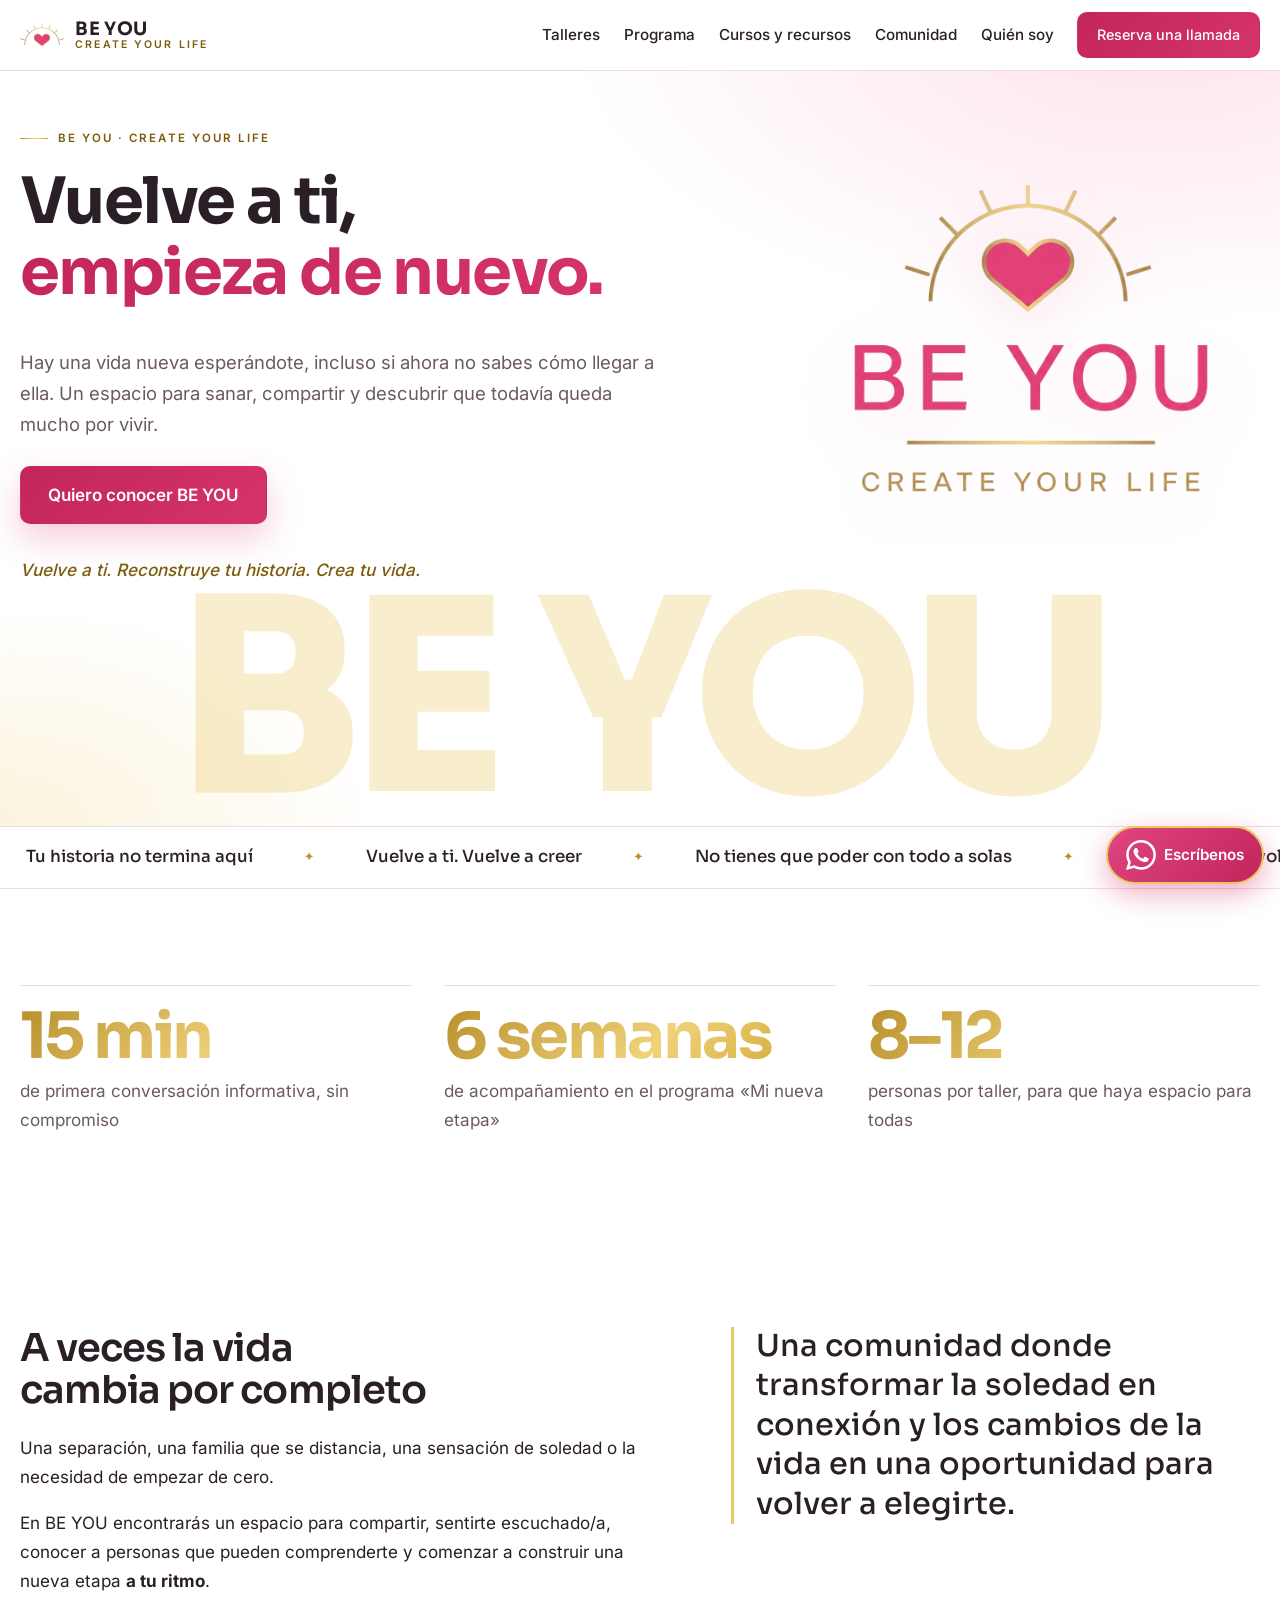
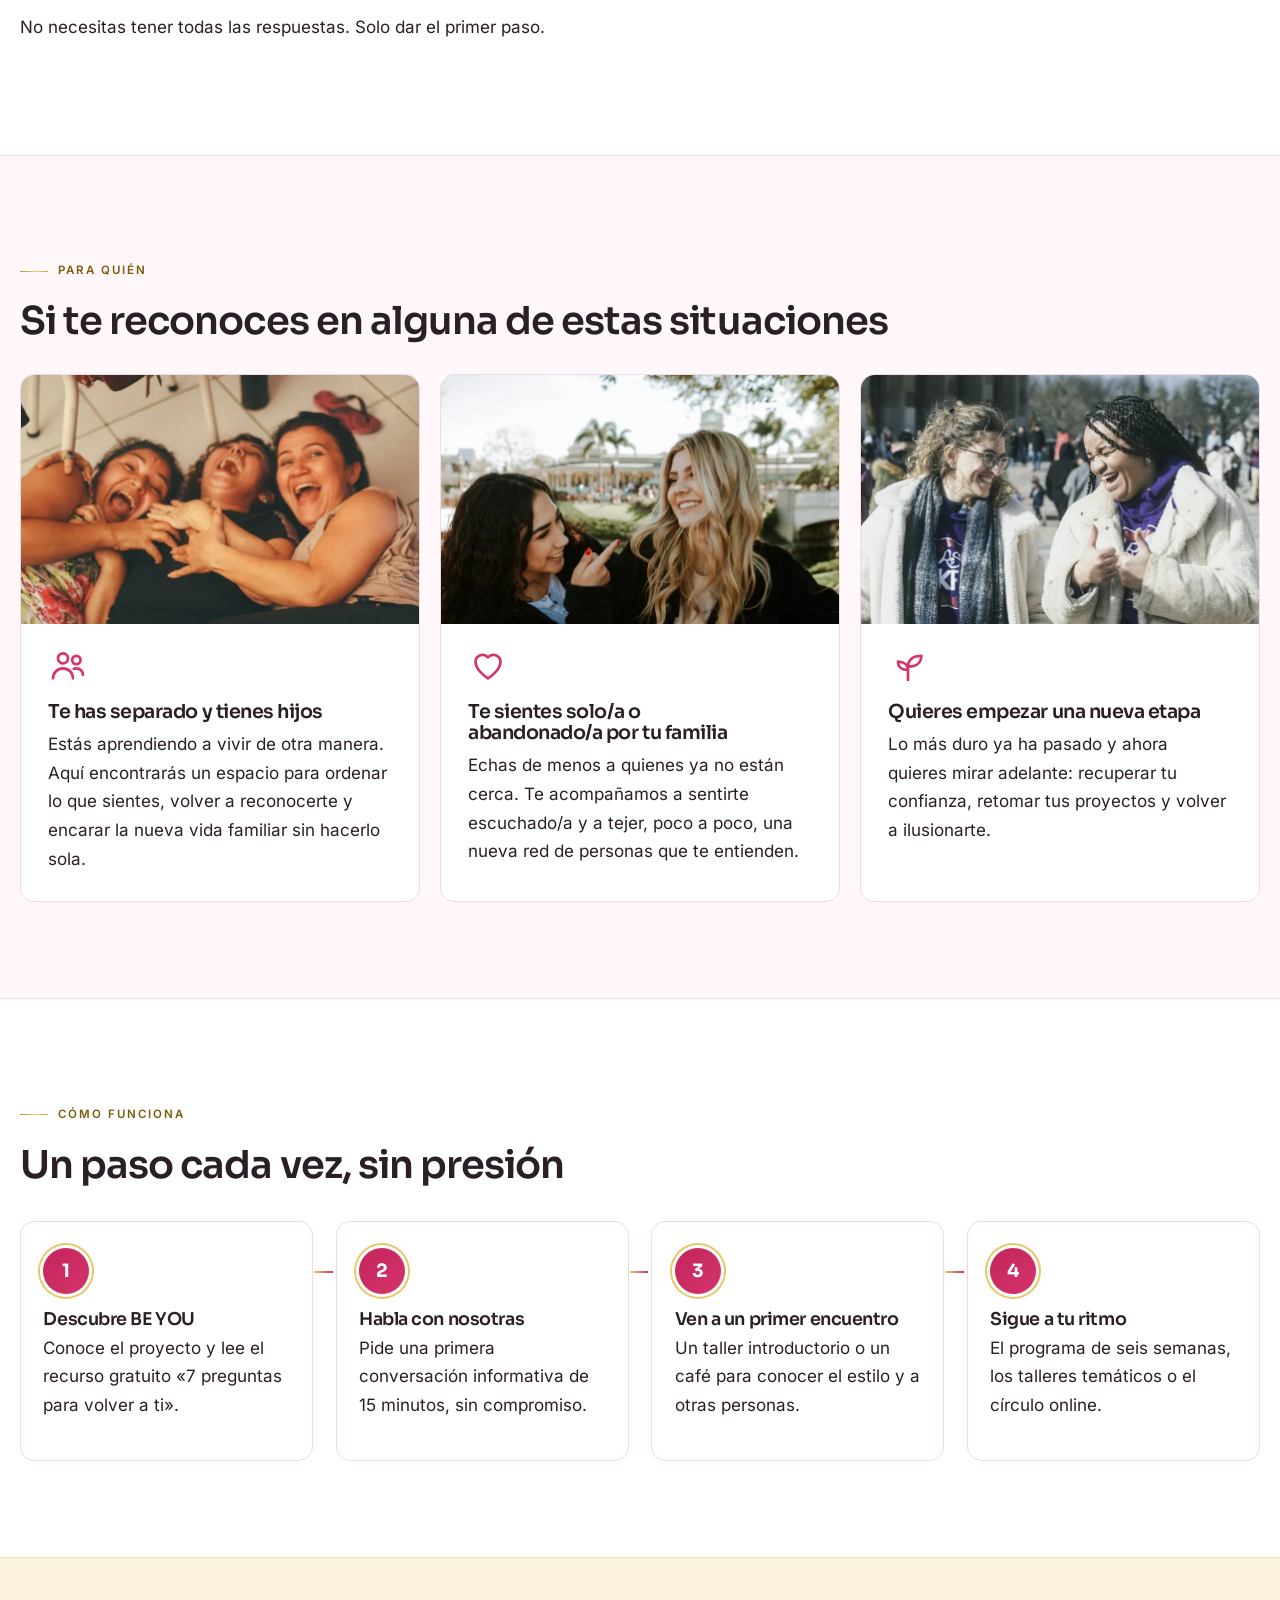
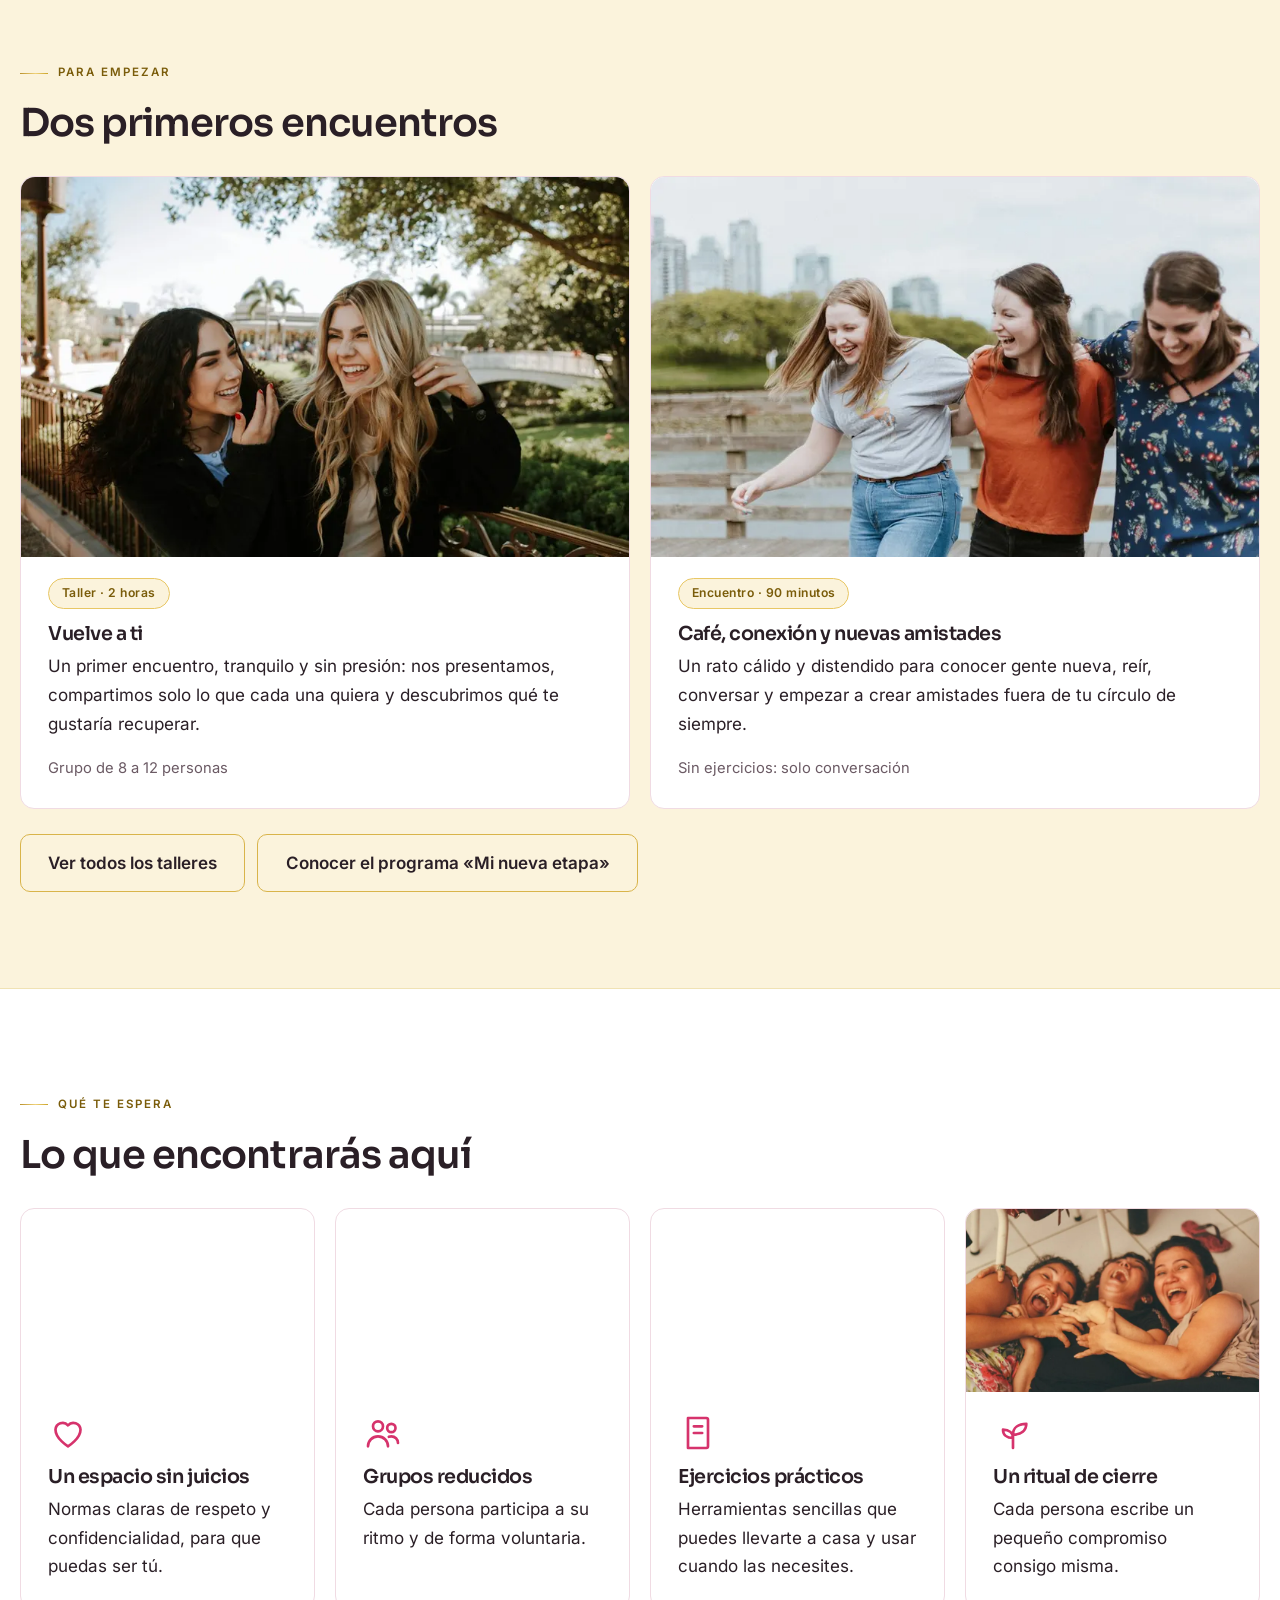
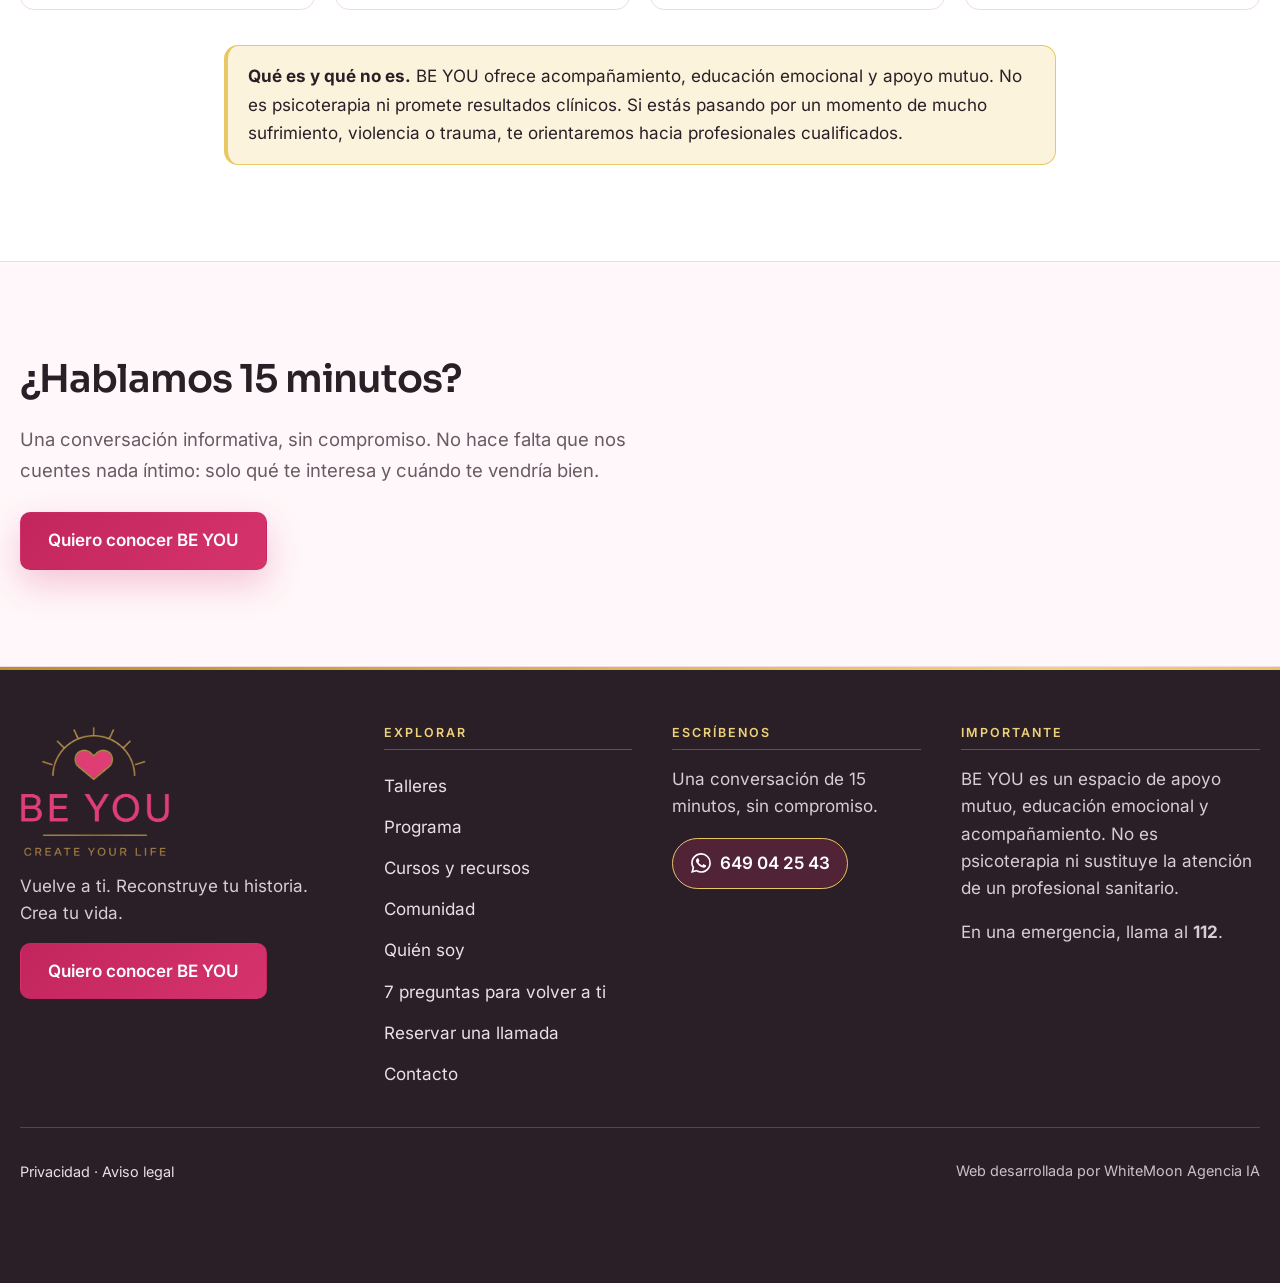
<file: index.html>
<!doctype html>
<html lang="es">
<head>
  <meta charset="utf-8">
  <meta name="viewport" content="width=device-width, initial-scale=1, viewport-fit=cover">
  <title>BE YOU · Create Your Life — Vuelve a ti, empieza de nuevo</title>
  <meta name="description" content="Comunidad de apoyo para reconstruir tu vida tras una separación, una ruptura familiar o un cambio vital: talleres, programa de seis semanas y encuentros.">
  <meta name="robots" content="noindex, nofollow">
  <meta name="theme-color" content="#ffffff">
  <link rel="canonical" href="https://nexusforgeia.github.io/BE-YOU-CREATE-YOUR-LIFE-/">
  <meta property="og:type" content="website">
  <meta property="og:locale" content="es_ES">
  <meta property="og:site_name" content="BE YOU · Create Your Life">
  <meta property="og:title" content="BE YOU · Create Your Life — Vuelve a ti, empieza de nuevo">
  <meta property="og:description" content="Comunidad de apoyo para reconstruir tu vida tras una separación, una ruptura familiar o un cambio vital: talleres, programa de seis semanas y encuentros.">
  <meta property="og:url" content="https://nexusforgeia.github.io/BE-YOU-CREATE-YOUR-LIFE-/">
  <meta property="og:image" content="https://nexusforgeia.github.io/BE-YOU-CREATE-YOUR-LIFE-/assets/img/og.jpg">
  <meta property="og:image:width" content="1200">
  <meta property="og:image:height" content="630">
  <meta property="og:image:alt" content="Logotipo de BE YOU · Create Your Life">
  <meta name="twitter:card" content="summary_large_image">
  <meta http-equiv="Content-Security-Policy" content="default-src 'self'; script-src 'self'; style-src 'self'; img-src 'self' data:; connect-src 'self'; base-uri 'self'; form-action 'self' mailto:">
  <link rel="icon" href="favicon.ico" sizes="48x48">
  <link rel="icon" type="image/png" sizes="32x32" href="assets/img/icon-32.png">
  <link rel="apple-touch-icon" href="assets/img/apple-touch-icon.png">
  <link rel="stylesheet" href="assets/app.css?v=22">
  <script type="module" src="assets/app.js?v=22"></script>
</head>
<body>
  <a class="saltar" href="#principal">Saltar al contenido</a>
  <header class="cabecera">
    <div class="contenedor">
      <a class="marca" href="index.html" aria-label="BE YOU · Create Your Life, inicio"><picture><source srcset="assets/img/be-you-icono.webp" type="image/webp"><img class="marca-logo" src="assets/img/be-you-icono.png" width="44" height="44" alt="" aria-hidden="true"></picture><span class="marca-texto"><strong>BE YOU</strong><span>Create Your Life</span></span></a>
      <button class="menu-boton" type="button" aria-expanded="false" aria-controls="navegacion">Menú</button>
      <nav id="navegacion" class="navegacion" aria-label="Principal"><a href="talleres.html">Talleres</a><a href="programa.html">Programa</a><a href="cursos.html">Cursos y recursos</a><a href="comunidad.html">Comunidad</a><a href="sobre.html">Quién soy</a><a class="boton" href="citas.html">Reserva una llamada</a></nav>
    </div>
  </header>
  <main id="principal">
    <section class="hero">
      <span class="fantasma" aria-hidden="true">BE YOU</span>
      <picture class="hero-logo"><source srcset="assets/img/be-you-logo.webp" type="image/webp"><img src="assets/img/be-you-logo.png" width="420" height="366" alt="Logotipo de BE YOU · Create Your Life: un corazón rosa bajo un sol dorado"></picture>
      <div class="contenedor">
        <p class="eyebrow">BE YOU · Create Your Life</p>
        <h1 class="h1-rota">Vuelve a ti, <em class="grad">empieza de nuevo.</em></h1>
        <p class="lead">Hay una vida nueva esperándote, incluso si ahora no sabes cómo llegar a ella. Un espacio para sanar, compartir y descubrir que todavía queda mucho por vivir.</p>
        <div class="botones"><a class="boton" href="contacto.html">Quiero conocer BE YOU</a></div>
        <p class="firma-lema">Vuelve a ti. Reconstruye tu historia. Crea tu vida.</p>
      </div>
    </section>


    <div class="ticker" aria-label="Lemas de BE YOU">
      <div class="ticker-pista">
        <ul><li>Tu historia no termina aquí</li><li>Vuelve a ti. Vuelve a creer</li><li>No tienes que poder con todo a solas</li><li>De sobrevivir a volver a vivir</li><li>Tu próxima etapa empieza contigo</li></ul>
        <ul aria-hidden="true"><li>Tu historia no termina aquí</li><li>Vuelve a ti. Vuelve a creer</li><li>No tienes que poder con todo a solas</li><li>De sobrevivir a volver a vivir</li><li>Tu próxima etapa empieza contigo</li></ul>
      </div>
    </div>

    <section>
      <div class="contenedor">
        <div class="cifras">
          <div class="cifra"><strong>15 min</strong><span>de primera conversación informativa, sin compromiso</span></div>
          <div class="cifra"><strong>6 semanas</strong><span>de acompañamiento en el programa «Mi nueva etapa»</span></div>
          <div class="cifra"><strong>8–12</strong><span>personas por taller, para que haya espacio para todas</span></div>
        </div>
      </div>
    </section>

    <section>
      <div class="contenedor dos">
        <div>
          <h2>A veces la vida cambia por completo</h2>
          <p>Una separación, una familia que se distancia, una sensación de soledad o la necesidad de empezar de cero.</p>
          <p>En BE YOU encontrarás un espacio para compartir, sentirte escuchado/a, conocer a personas que pueden comprenderte y comenzar a construir una nueva etapa <strong>a tu ritmo</strong>.</p>
          <p>No necesitas tener todas las respuestas. Solo dar el primer paso.</p>
        </div>
        <p class="cita">Una comunidad donde transformar la soledad en conexión y los cambios de la vida en una oportunidad para volver a elegirte.</p>
      </div>
    </section>

    <section class="banda">
      <div class="contenedor">
        <p class="eyebrow">Para quién</p>
        <h2>Si te reconoces en alguna de estas situaciones</h2>
        <div class="cuadricula">
          <article class="tarjeta"><img class="foto" src="assets/img/foto-1.webp" width="800" height="500" alt="" loading="lazy"><svg class="icono" width="40" height="40" aria-hidden="true" focusable="false"><use href="assets/iconos.svg#personas"/></svg><h3>Te has separado y tienes hijos</h3><p>Estás aprendiendo a vivir de otra manera. Aquí encontrarás un espacio para ordenar lo que sientes, volver a reconocerte y encarar la nueva vida familiar sin hacerlo sola.</p></article>
          <article class="tarjeta"><img class="foto" src="assets/img/foto-2.webp" width="800" height="500" alt="" loading="lazy"><svg class="icono" width="40" height="40" aria-hidden="true" focusable="false"><use href="assets/iconos.svg#corazon"/></svg><h3>Te sientes solo/a o abandonado/a por tu familia</h3><p>Echas de menos a quienes ya no están cerca. Te acompañamos a sentirte escuchado/a y a tejer, poco a poco, una nueva red de personas que te entienden.</p></article>
          <article class="tarjeta"><img class="foto" src="assets/img/foto-3.webp" width="800" height="500" alt="" loading="lazy"><svg class="icono" width="40" height="40" aria-hidden="true" focusable="false"><use href="assets/iconos.svg#brote"/></svg><h3>Quieres empezar una nueva etapa</h3><p>Lo más duro ya ha pasado y ahora quieres mirar adelante: recuperar tu confianza, retomar tus proyectos y volver a ilusionarte.</p></article>
        </div>
      </div>
    </section>

    <section>
      <div class="contenedor">
        <p class="eyebrow">Cómo funciona</p>
        <h2>Un paso cada vez, sin presión</h2>
        <ol class="pasos pasos-tarjetas">
          <li><span class="paso-num" aria-hidden="true">1</span><h3>Descubre BE YOU</h3><p>Conoce el proyecto y lee el recurso gratuito «7 preguntas para volver a ti».</p></li>
          <li><span class="paso-num" aria-hidden="true">2</span><h3>Habla con nosotras</h3><p>Pide una primera conversación informativa de 15 minutos, sin compromiso.</p></li>
          <li><span class="paso-num" aria-hidden="true">3</span><h3>Ven a un primer encuentro</h3><p>Un taller introductorio o un café para conocer el estilo y a otras personas.</p></li>
          <li><span class="paso-num" aria-hidden="true">4</span><h3>Sigue a tu ritmo</h3><p>El programa de seis semanas, los talleres temáticos o el círculo online.</p></li>
        </ol>
      </div>
    </section>

    <section class="banda-sage">
      <div class="contenedor">
        <p class="eyebrow">Para empezar</p>
        <h2>Dos primeros encuentros</h2>
        <div class="cuadricula">
          <article class="tarjeta"><img class="foto" src="assets/img/foto-4.webp" width="800" height="500" alt="" loading="lazy"><span class="etiqueta">Taller · 2 horas</span><h3>Vuelve a ti</h3><p>Un primer encuentro, tranquilo y sin presión: nos presentamos, compartimos solo lo que cada una quiera y descubrimos qué te gustaría recuperar.</p><p class="meta">Grupo de 8 a 12 personas</p></article>
          <article class="tarjeta"><img class="foto" src="assets/img/foto-5.webp" width="800" height="500" alt="" loading="lazy"><span class="etiqueta">Encuentro · 90 minutos</span><h3>Café, conexión y nuevas amistades</h3><p>Un rato cálido y distendido para conocer gente nueva, reír, conversar y empezar a crear amistades fuera de tu círculo de siempre.</p><p class="meta">Sin ejercicios: solo conversación</p></article>
        </div>
        <div class="botones"><a class="boton boton-sec" href="talleres.html">Ver todos los talleres</a><a class="boton boton-sec" href="programa.html">Conocer el programa «Mi nueva etapa»</a></div>
      </div>
    </section>

    <section>
      <div class="contenedor">
        <p class="eyebrow">Qué te espera</p>
        <h2>Lo que encontrarás aquí</h2>
        <div class="cuadricula cuatro">
          <article class="tarjeta"><img class="foto" src="assets/img/foto-6.webp" width="800" height="500" alt="" loading="lazy"><svg class="icono" width="40" height="40" aria-hidden="true" focusable="false"><use href="assets/iconos.svg#corazon"/></svg><h3>Un espacio sin juicios</h3><p>Normas claras de respeto y confidencialidad, para que puedas ser tú.</p></article>
          <article class="tarjeta"><img class="foto" src="assets/img/foto-7.webp" width="800" height="500" alt="" loading="lazy"><svg class="icono" width="40" height="40" aria-hidden="true" focusable="false"><use href="assets/iconos.svg#personas"/></svg><h3>Grupos reducidos</h3><p>Cada persona participa a su ritmo y de forma voluntaria.</p></article>
          <article class="tarjeta"><img class="foto" src="assets/img/foto-8.webp" width="800" height="500" alt="" loading="lazy"><svg class="icono" width="40" height="40" aria-hidden="true" focusable="false"><use href="assets/iconos.svg#cuaderno"/></svg><h3>Ejercicios prácticos</h3><p>Herramientas sencillas que puedes llevarte a casa y usar cuando las necesites.</p></article>
          <article class="tarjeta"><img class="foto" src="assets/img/foto-1.webp" width="800" height="500" alt="" loading="lazy"><svg class="icono" width="40" height="40" aria-hidden="true" focusable="false"><use href="assets/iconos.svg#brote"/></svg><h3>Un ritual de cierre</h3><p>Cada persona escribe un pequeño compromiso consigo misma.</p></article>
        </div>
        <div class="aviso-ancho"><div class="aviso"><p><strong>Qué es y qué no es.</strong> BE YOU ofrece acompañamiento, educación emocional y apoyo mutuo. No es psicoterapia ni promete resultados clínicos. Si estás pasando por un momento de mucho sufrimiento, violencia o trauma, te orientaremos hacia profesionales cualificados.</p></div></div>
      </div>
    </section>

    <section class="banda">
      <div class="contenedor">
        <h2>¿Hablamos 15 minutos?</h2>
        <p class="lead">Una conversación informativa, sin compromiso. No hace falta que nos cuentes nada íntimo: solo qué te interesa y cuándo te vendría bien.</p>
        <div class="botones"><a class="boton" href="contacto.html">Quiero conocer BE YOU</a></div>
      </div>
    </section>
  </main>
  <footer class="pie">
    <div class="contenedor">
      <div class="cols pie-cols">
        <div class="pie-marca">
          <picture><source srcset="assets/img/be-you-logo.webp" type="image/webp"><img src="assets/img/be-you-logo.png" width="150" height="131" alt="BE YOU · Create Your Life" loading="lazy"></picture>
          <p>Vuelve a ti. Reconstruye tu historia. Crea tu vida.</p>
          <p><a class="boton" href="contacto.html">Quiero conocer BE YOU</a></p>
        </div>
        <div><h2>Explorar</h2><ul class="pie-lista"><li><a href="talleres.html">Talleres</a></li><li><a href="programa.html">Programa</a></li><li><a href="cursos.html">Cursos y recursos</a></li><li><a href="comunidad.html">Comunidad</a></li><li><a href="sobre.html">Quién soy</a></li><li><a href="7-preguntas.html">7 preguntas para volver a ti</a></li><li><a href="citas.html">Reservar una llamada</a></li><li><a href="contacto.html">Contacto</a></li></ul></div>
        <div><h2>Escríbenos</h2><p>Una conversación de 15 minutos, sin compromiso.</p><p><a class="pie-wa" href="https://wa.me/34649042543?text=Hola%2C%20quiero%20conocer%20BE%20YOU" target="_blank" rel="noopener"><svg width="20" height="20" aria-hidden="true" focusable="false"><use href="assets/iconos.svg#whatsapp"/></svg>649 04 25 43</a></p></div>
        <div><h2>Importante</h2><p>BE YOU es un espacio de apoyo mutuo, educación emocional y acompañamiento. No es psicoterapia ni sustituye la atención de un profesional sanitario.</p><p>En una emergencia, llama al <strong>112</strong>.</p></div>
      </div>
      <div class="legal">
        <p><a href="privacidad.html">Privacidad</a> · <a href="aviso-legal.html">Aviso legal</a></p>
        <a class="firma" href="https://whitemoon.es" target="_blank" rel="noopener"><picture><source srcset="assets/img/whitemoon-logo-3d.webp" type="image/webp"><img src="assets/img/whitemoon-logo-3d.png" width="40" height="40" alt="WhiteMoon" loading="lazy" decoding="async"></picture><span>Web desarrollada por WhiteMoon Agencia IA</span></a>
      </div>
    </div>
  </footer>
  <a class="wa-flotante" href="https://wa.me/34649042543?text=Hola%2C%20quiero%20conocer%20BE%20YOU" target="_blank" rel="noopener" aria-label="Escribir por WhatsApp a BE YOU"><svg class="wa-icono" width="30" height="30" aria-hidden="true" focusable="false"><use href="assets/iconos.svg#whatsapp"/></svg><span class="wa-texto">Escríbenos</span></a>
</body>
</html>
</file>
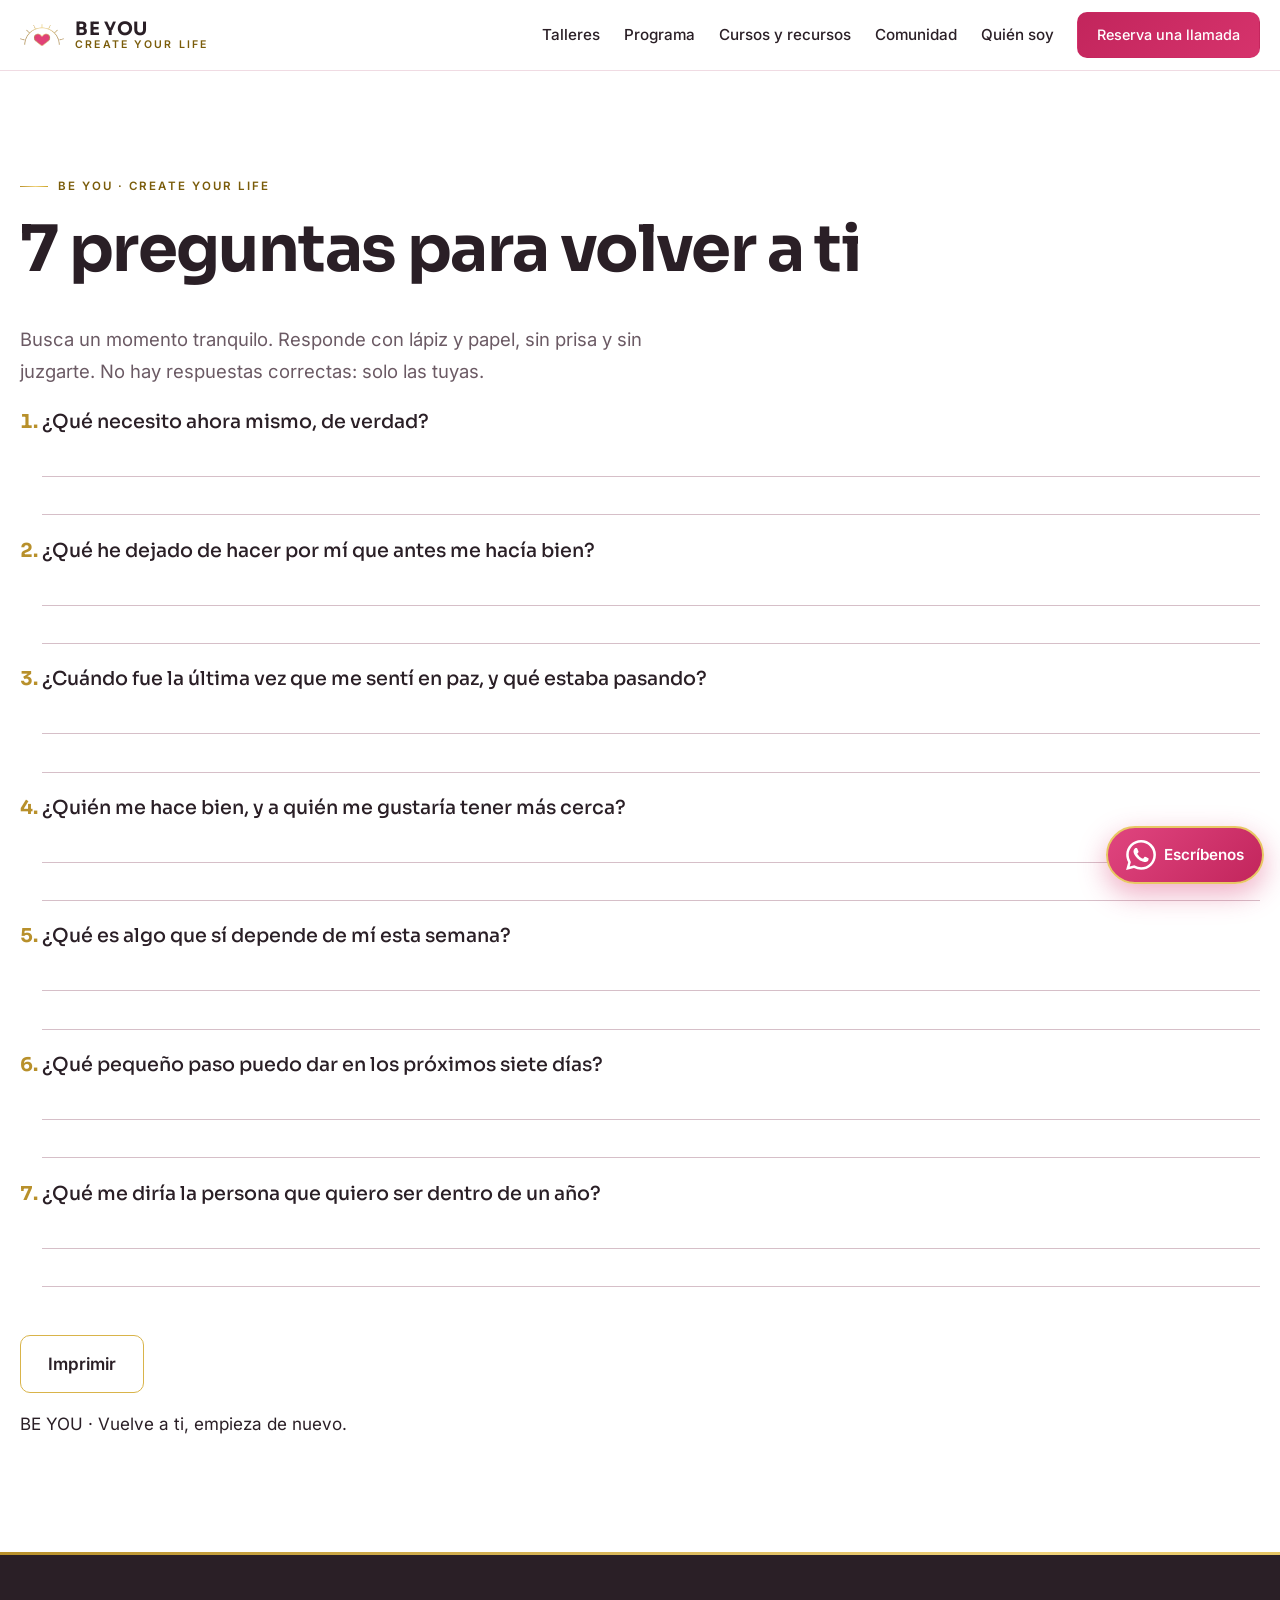
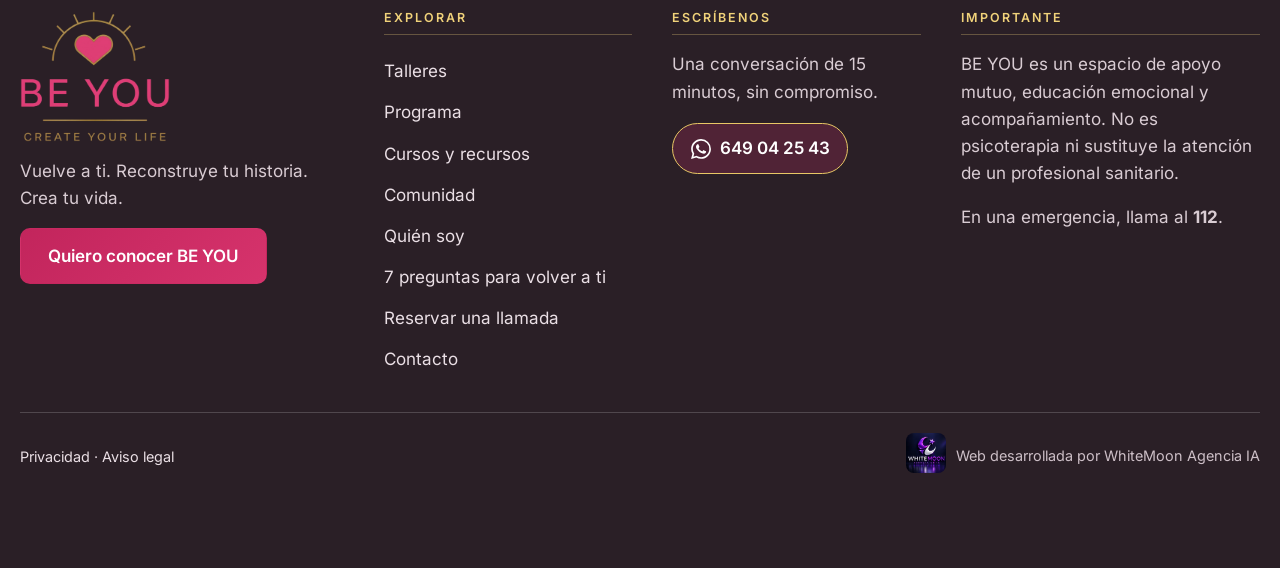
<file: 7-preguntas.html>
<!doctype html>
<html lang="es">
<head>
  <meta charset="utf-8">
  <meta name="viewport" content="width=device-width, initial-scale=1, viewport-fit=cover">
  <title>7 preguntas para volver a ti · BE YOU</title>
  <meta name="description" content="Hoja de reflexión gratuita de BE YOU para hacer con calma: siete preguntas para volver a ti.">
  <meta name="robots" content="noindex, nofollow">
  <meta name="theme-color" content="#ffffff">
  <link rel="canonical" href="https://nexusforgeia.github.io/BE-YOU-CREATE-YOUR-LIFE-/7-preguntas.html">
  <meta property="og:type" content="website">
  <meta property="og:locale" content="es_ES">
  <meta property="og:site_name" content="BE YOU · Create Your Life">
  <meta property="og:title" content="7 preguntas para volver a ti · BE YOU">
  <meta property="og:description" content="Hoja de reflexión gratuita de BE YOU para hacer con calma: siete preguntas para volver a ti.">
  <meta property="og:url" content="https://nexusforgeia.github.io/BE-YOU-CREATE-YOUR-LIFE-/7-preguntas.html">
  <meta property="og:image" content="https://nexusforgeia.github.io/BE-YOU-CREATE-YOUR-LIFE-/assets/img/og.jpg">
  <meta property="og:image:width" content="1200">
  <meta property="og:image:height" content="630">
  <meta property="og:image:alt" content="Logotipo de BE YOU · Create Your Life">
  <meta name="twitter:card" content="summary_large_image">
  <meta http-equiv="Content-Security-Policy" content="default-src 'self'; script-src 'self'; style-src 'self'; img-src 'self' data:; connect-src 'self'; base-uri 'self'; form-action 'self' mailto:">
  <link rel="icon" href="favicon.ico" sizes="48x48">
  <link rel="icon" type="image/png" sizes="32x32" href="assets/img/icon-32.png">
  <link rel="apple-touch-icon" href="assets/img/apple-touch-icon.png">
  <link rel="stylesheet" href="assets/app.css?v=22">
  <script type="module" src="assets/app.js?v=22"></script>
</head>
<body>
  <a class="saltar" href="#principal">Saltar al contenido</a>
  <header class="cabecera">
    <div class="contenedor">
      <a class="marca" href="index.html" aria-label="BE YOU · Create Your Life, inicio"><picture><source srcset="assets/img/be-you-icono.webp" type="image/webp"><img class="marca-logo" src="assets/img/be-you-icono.png" width="44" height="44" alt="" aria-hidden="true"></picture><span class="marca-texto"><strong>BE YOU</strong><span>Create Your Life</span></span></a>
      <button class="menu-boton" type="button" aria-expanded="false" aria-controls="navegacion">Menú</button>
      <nav id="navegacion" class="navegacion" aria-label="Principal"><a href="talleres.html">Talleres</a><a href="programa.html">Programa</a><a href="cursos.html">Cursos y recursos</a><a href="comunidad.html">Comunidad</a><a href="sobre.html">Quién soy</a><a class="boton" href="citas.html">Reserva una llamada</a></nav>
    </div>
  </header>
  <main id="principal">
    <section class="hoja">
      <div class="contenedor">
        <p class="eyebrow">BE YOU · Create Your Life</p>
        <h1>7 preguntas para volver a ti</h1>
        <p class="lead">Busca un momento tranquilo. Responde con lápiz y papel, sin prisa y sin juzgarte. No hay respuestas correctas: solo las tuyas.</p>
        <ol><li>¿Qué necesito ahora mismo, de verdad?<span class="linea"></span><span class="linea"></span></li><li>¿Qué he dejado de hacer por mí que antes me hacía bien?<span class="linea"></span><span class="linea"></span></li><li>¿Cuándo fue la última vez que me sentí en paz, y qué estaba pasando?<span class="linea"></span><span class="linea"></span></li><li>¿Quién me hace bien, y a quién me gustaría tener más cerca?<span class="linea"></span><span class="linea"></span></li><li>¿Qué es algo que sí depende de mí esta semana?<span class="linea"></span><span class="linea"></span></li><li>¿Qué pequeño paso puedo dar en los próximos siete días?<span class="linea"></span><span class="linea"></span></li><li>¿Qué me diría la persona que quiero ser dentro de un año?<span class="linea"></span><span class="linea"></span></li></ol>
        <p class="no-imprimir sep"><button class="boton boton-sec" type="button" id="imprimir">Imprimir</button></p>
        <p>BE YOU · Vuelve a ti, empieza de nuevo.</p>
      </div>
    </section>
  </main>
  <footer class="pie">
    <div class="contenedor">
      <div class="cols pie-cols">
        <div class="pie-marca">
          <picture><source srcset="assets/img/be-you-logo.webp" type="image/webp"><img src="assets/img/be-you-logo.png" width="150" height="131" alt="BE YOU · Create Your Life" loading="lazy"></picture>
          <p>Vuelve a ti. Reconstruye tu historia. Crea tu vida.</p>
          <p><a class="boton" href="contacto.html">Quiero conocer BE YOU</a></p>
        </div>
        <div><h2>Explorar</h2><ul class="pie-lista"><li><a href="talleres.html">Talleres</a></li><li><a href="programa.html">Programa</a></li><li><a href="cursos.html">Cursos y recursos</a></li><li><a href="comunidad.html">Comunidad</a></li><li><a href="sobre.html">Quién soy</a></li><li><a href="7-preguntas.html">7 preguntas para volver a ti</a></li><li><a href="citas.html">Reservar una llamada</a></li><li><a href="contacto.html">Contacto</a></li></ul></div>
        <div><h2>Escríbenos</h2><p>Una conversación de 15 minutos, sin compromiso.</p><p><a class="pie-wa" href="https://wa.me/34649042543?text=Hola%2C%20quiero%20conocer%20BE%20YOU" target="_blank" rel="noopener"><svg width="20" height="20" aria-hidden="true" focusable="false"><use href="assets/iconos.svg#whatsapp"/></svg>649 04 25 43</a></p></div>
        <div><h2>Importante</h2><p>BE YOU es un espacio de apoyo mutuo, educación emocional y acompañamiento. No es psicoterapia ni sustituye la atención de un profesional sanitario.</p><p>En una emergencia, llama al <strong>112</strong>.</p></div>
      </div>
      <div class="legal">
        <p><a href="privacidad.html">Privacidad</a> · <a href="aviso-legal.html">Aviso legal</a></p>
        <a class="firma" href="https://whitemoon.es" target="_blank" rel="noopener"><picture><source srcset="assets/img/whitemoon-logo-3d.webp" type="image/webp"><img src="assets/img/whitemoon-logo-3d.png" width="40" height="40" alt="WhiteMoon" loading="lazy" decoding="async"></picture><span>Web desarrollada por WhiteMoon Agencia IA</span></a>
      </div>
    </div>
  </footer>
  <a class="wa-flotante" href="https://wa.me/34649042543?text=Hola%2C%20quiero%20conocer%20BE%20YOU" target="_blank" rel="noopener" aria-label="Escribir por WhatsApp a BE YOU"><svg class="wa-icono" width="30" height="30" aria-hidden="true" focusable="false"><use href="assets/iconos.svg#whatsapp"/></svg><span class="wa-texto">Escríbenos</span></a>
</body>
</html>
</file>
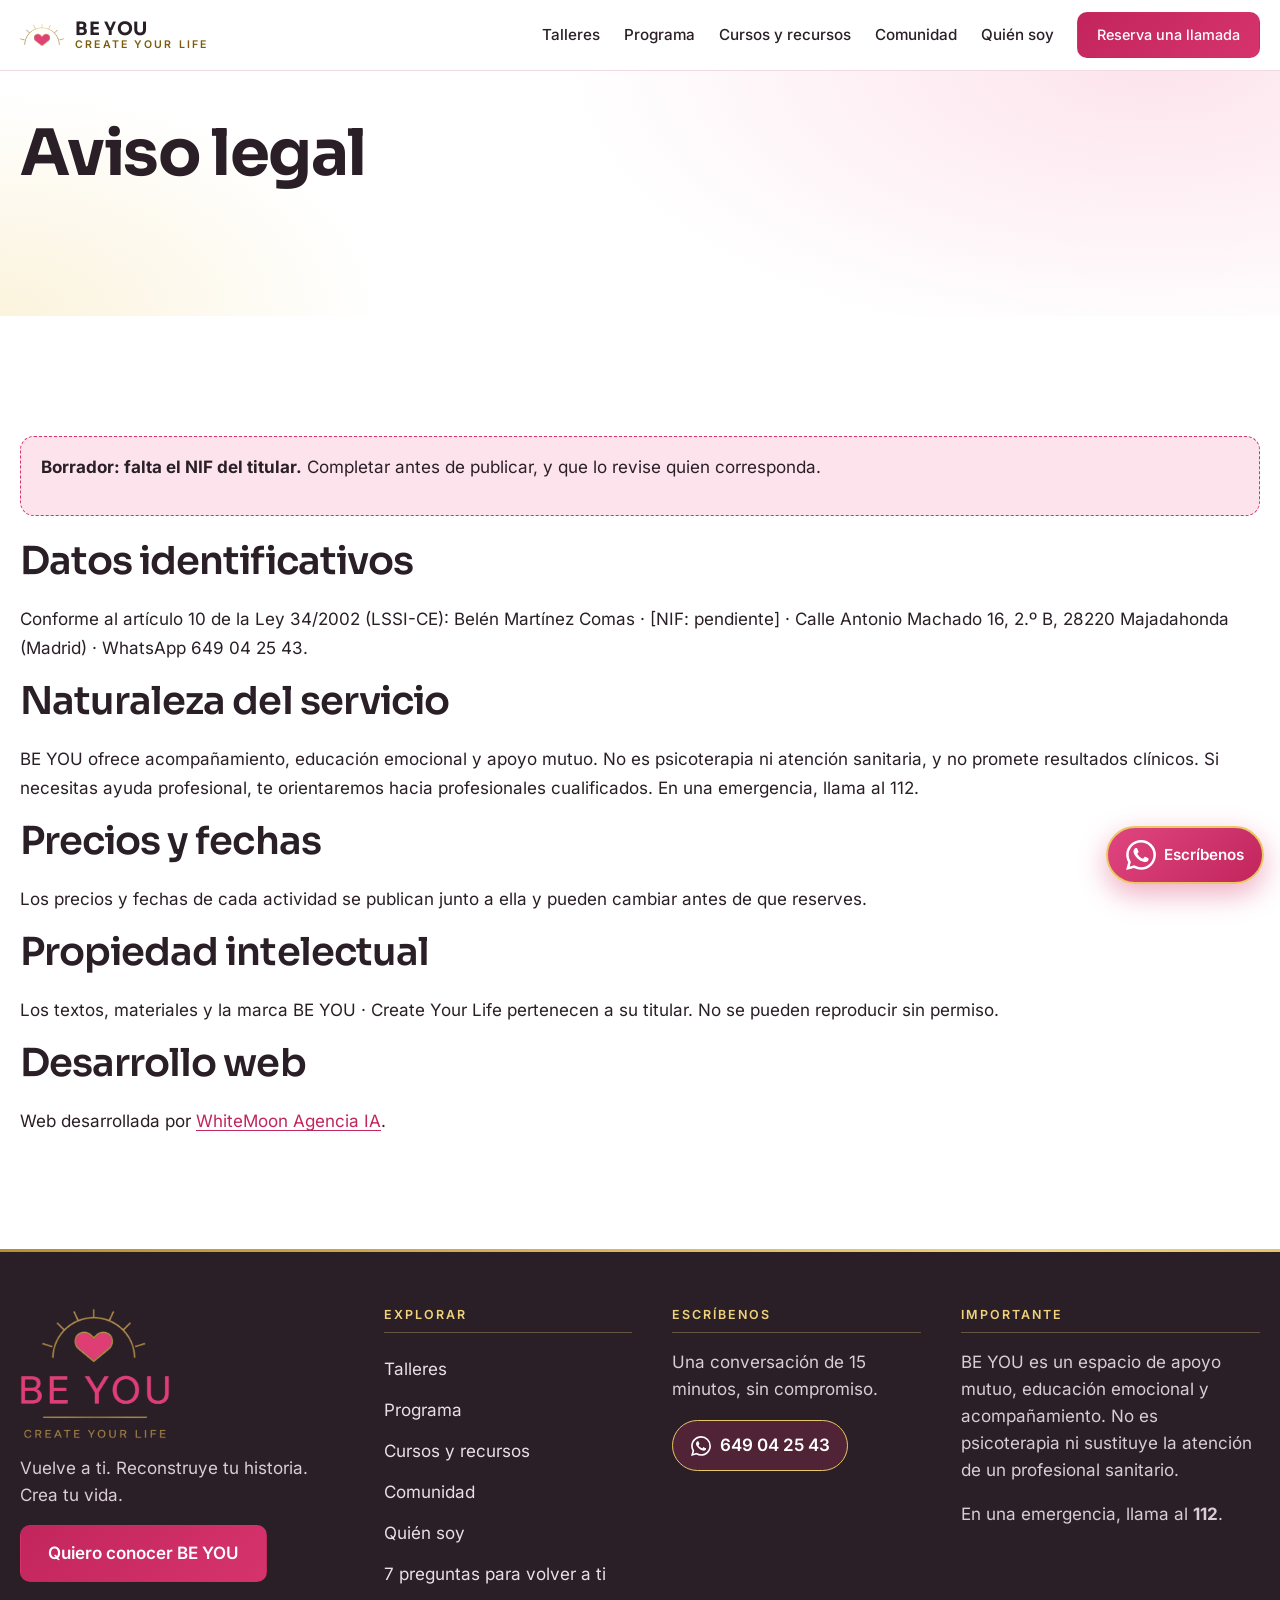
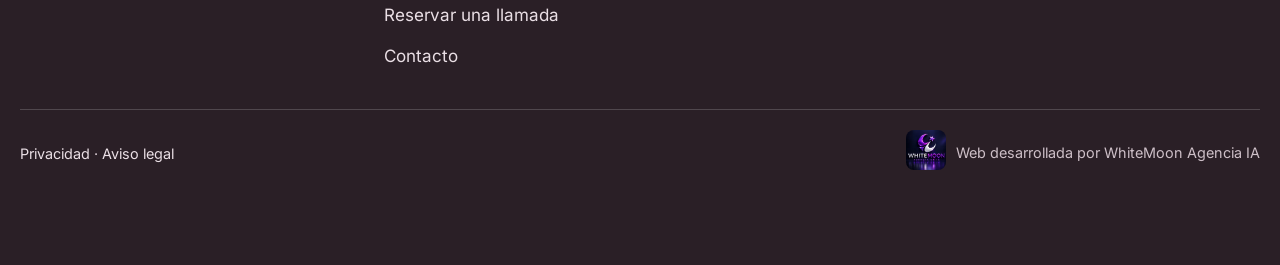
<file: aviso-legal.html>
<!doctype html>
<html lang="es">
<head>
  <meta charset="utf-8">
  <meta name="viewport" content="width=device-width, initial-scale=1, viewport-fit=cover">
  <title>Aviso legal · BE YOU</title>
  <meta name="description" content="Aviso legal de BE YOU (borrador pendiente de datos del titular).">
  <meta name="robots" content="noindex, nofollow">
  <meta name="theme-color" content="#ffffff">
  <link rel="canonical" href="https://nexusforgeia.github.io/BE-YOU-CREATE-YOUR-LIFE-/aviso-legal.html">
  <meta property="og:type" content="website">
  <meta property="og:locale" content="es_ES">
  <meta property="og:site_name" content="BE YOU · Create Your Life">
  <meta property="og:title" content="Aviso legal · BE YOU">
  <meta property="og:description" content="Aviso legal de BE YOU (borrador pendiente de datos del titular).">
  <meta property="og:url" content="https://nexusforgeia.github.io/BE-YOU-CREATE-YOUR-LIFE-/aviso-legal.html">
  <meta property="og:image" content="https://nexusforgeia.github.io/BE-YOU-CREATE-YOUR-LIFE-/assets/img/og.jpg">
  <meta property="og:image:width" content="1200">
  <meta property="og:image:height" content="630">
  <meta property="og:image:alt" content="Logotipo de BE YOU · Create Your Life">
  <meta name="twitter:card" content="summary_large_image">
  <meta http-equiv="Content-Security-Policy" content="default-src 'self'; script-src 'self'; style-src 'self'; img-src 'self' data:; connect-src 'self'; base-uri 'self'; form-action 'self' mailto:">
  <link rel="icon" href="favicon.ico" sizes="48x48">
  <link rel="icon" type="image/png" sizes="32x32" href="assets/img/icon-32.png">
  <link rel="apple-touch-icon" href="assets/img/apple-touch-icon.png">
  <link rel="stylesheet" href="assets/app.css?v=22">
  <script type="module" src="assets/app.js?v=22"></script>
</head>
<body>
  <a class="saltar" href="#principal">Saltar al contenido</a>
  <header class="cabecera">
    <div class="contenedor">
      <a class="marca" href="index.html" aria-label="BE YOU · Create Your Life, inicio"><picture><source srcset="assets/img/be-you-icono.webp" type="image/webp"><img class="marca-logo" src="assets/img/be-you-icono.png" width="44" height="44" alt="" aria-hidden="true"></picture><span class="marca-texto"><strong>BE YOU</strong><span>Create Your Life</span></span></a>
      <button class="menu-boton" type="button" aria-expanded="false" aria-controls="navegacion">Menú</button>
      <nav id="navegacion" class="navegacion" aria-label="Principal"><a href="talleres.html">Talleres</a><a href="programa.html">Programa</a><a href="cursos.html">Cursos y recursos</a><a href="comunidad.html">Comunidad</a><a href="sobre.html">Quién soy</a><a class="boton" href="citas.html">Reserva una llamada</a></nav>
    </div>
  </header>
  <main id="principal">
    <section class="hero"><div class="contenedor"><h1>Aviso legal</h1></div></section>
    <section><div class="contenedor">
      <div class="pendiente"><p><strong>Borrador: falta el NIF del titular.</strong> Completar antes de publicar, y que lo revise quien corresponda.</p></div>
      <h2>Datos identificativos</h2><p>Conforme al artículo 10 de la Ley 34/2002 (LSSI-CE): Belén Martínez Comas · [NIF: pendiente] · Calle Antonio Machado 16, 2.º B, 28220 Majadahonda (Madrid) · WhatsApp 649 04 25 43.</p>
      <h2>Naturaleza del servicio</h2><p>BE YOU ofrece acompañamiento, educación emocional y apoyo mutuo. No es psicoterapia ni atención sanitaria, y no promete resultados clínicos. Si necesitas ayuda profesional, te orientaremos hacia profesionales cualificados. En una emergencia, llama al 112.</p>
      <h2>Precios y fechas</h2><p>Los precios y fechas de cada actividad se publican junto a ella y pueden cambiar antes de que reserves.</p>
      <h2>Propiedad intelectual</h2><p>Los textos, materiales y la marca BE YOU · Create Your Life pertenecen a su titular. No se pueden reproducir sin permiso.</p>
      <h2>Desarrollo web</h2><p>Web desarrollada por <a href="https://whitemoon.es" target="_blank" rel="noopener">WhiteMoon Agencia IA</a>.</p>
    </div></section>
  </main>
  <footer class="pie">
    <div class="contenedor">
      <div class="cols pie-cols">
        <div class="pie-marca">
          <picture><source srcset="assets/img/be-you-logo.webp" type="image/webp"><img src="assets/img/be-you-logo.png" width="150" height="131" alt="BE YOU · Create Your Life" loading="lazy"></picture>
          <p>Vuelve a ti. Reconstruye tu historia. Crea tu vida.</p>
          <p><a class="boton" href="contacto.html">Quiero conocer BE YOU</a></p>
        </div>
        <div><h2>Explorar</h2><ul class="pie-lista"><li><a href="talleres.html">Talleres</a></li><li><a href="programa.html">Programa</a></li><li><a href="cursos.html">Cursos y recursos</a></li><li><a href="comunidad.html">Comunidad</a></li><li><a href="sobre.html">Quién soy</a></li><li><a href="7-preguntas.html">7 preguntas para volver a ti</a></li><li><a href="citas.html">Reservar una llamada</a></li><li><a href="contacto.html">Contacto</a></li></ul></div>
        <div><h2>Escríbenos</h2><p>Una conversación de 15 minutos, sin compromiso.</p><p><a class="pie-wa" href="https://wa.me/34649042543?text=Hola%2C%20quiero%20conocer%20BE%20YOU" target="_blank" rel="noopener"><svg width="20" height="20" aria-hidden="true" focusable="false"><use href="assets/iconos.svg#whatsapp"/></svg>649 04 25 43</a></p></div>
        <div><h2>Importante</h2><p>BE YOU es un espacio de apoyo mutuo, educación emocional y acompañamiento. No es psicoterapia ni sustituye la atención de un profesional sanitario.</p><p>En una emergencia, llama al <strong>112</strong>.</p></div>
      </div>
      <div class="legal">
        <p><a href="privacidad.html">Privacidad</a> · <a href="aviso-legal.html">Aviso legal</a></p>
        <a class="firma" href="https://whitemoon.es" target="_blank" rel="noopener"><picture><source srcset="assets/img/whitemoon-logo-3d.webp" type="image/webp"><img src="assets/img/whitemoon-logo-3d.png" width="40" height="40" alt="WhiteMoon" loading="lazy" decoding="async"></picture><span>Web desarrollada por WhiteMoon Agencia IA</span></a>
      </div>
    </div>
  </footer>
  <a class="wa-flotante" href="https://wa.me/34649042543?text=Hola%2C%20quiero%20conocer%20BE%20YOU" target="_blank" rel="noopener" aria-label="Escribir por WhatsApp a BE YOU"><svg class="wa-icono" width="30" height="30" aria-hidden="true" focusable="false"><use href="assets/iconos.svg#whatsapp"/></svg><span class="wa-texto">Escríbenos</span></a>
</body>
</html>
</file>
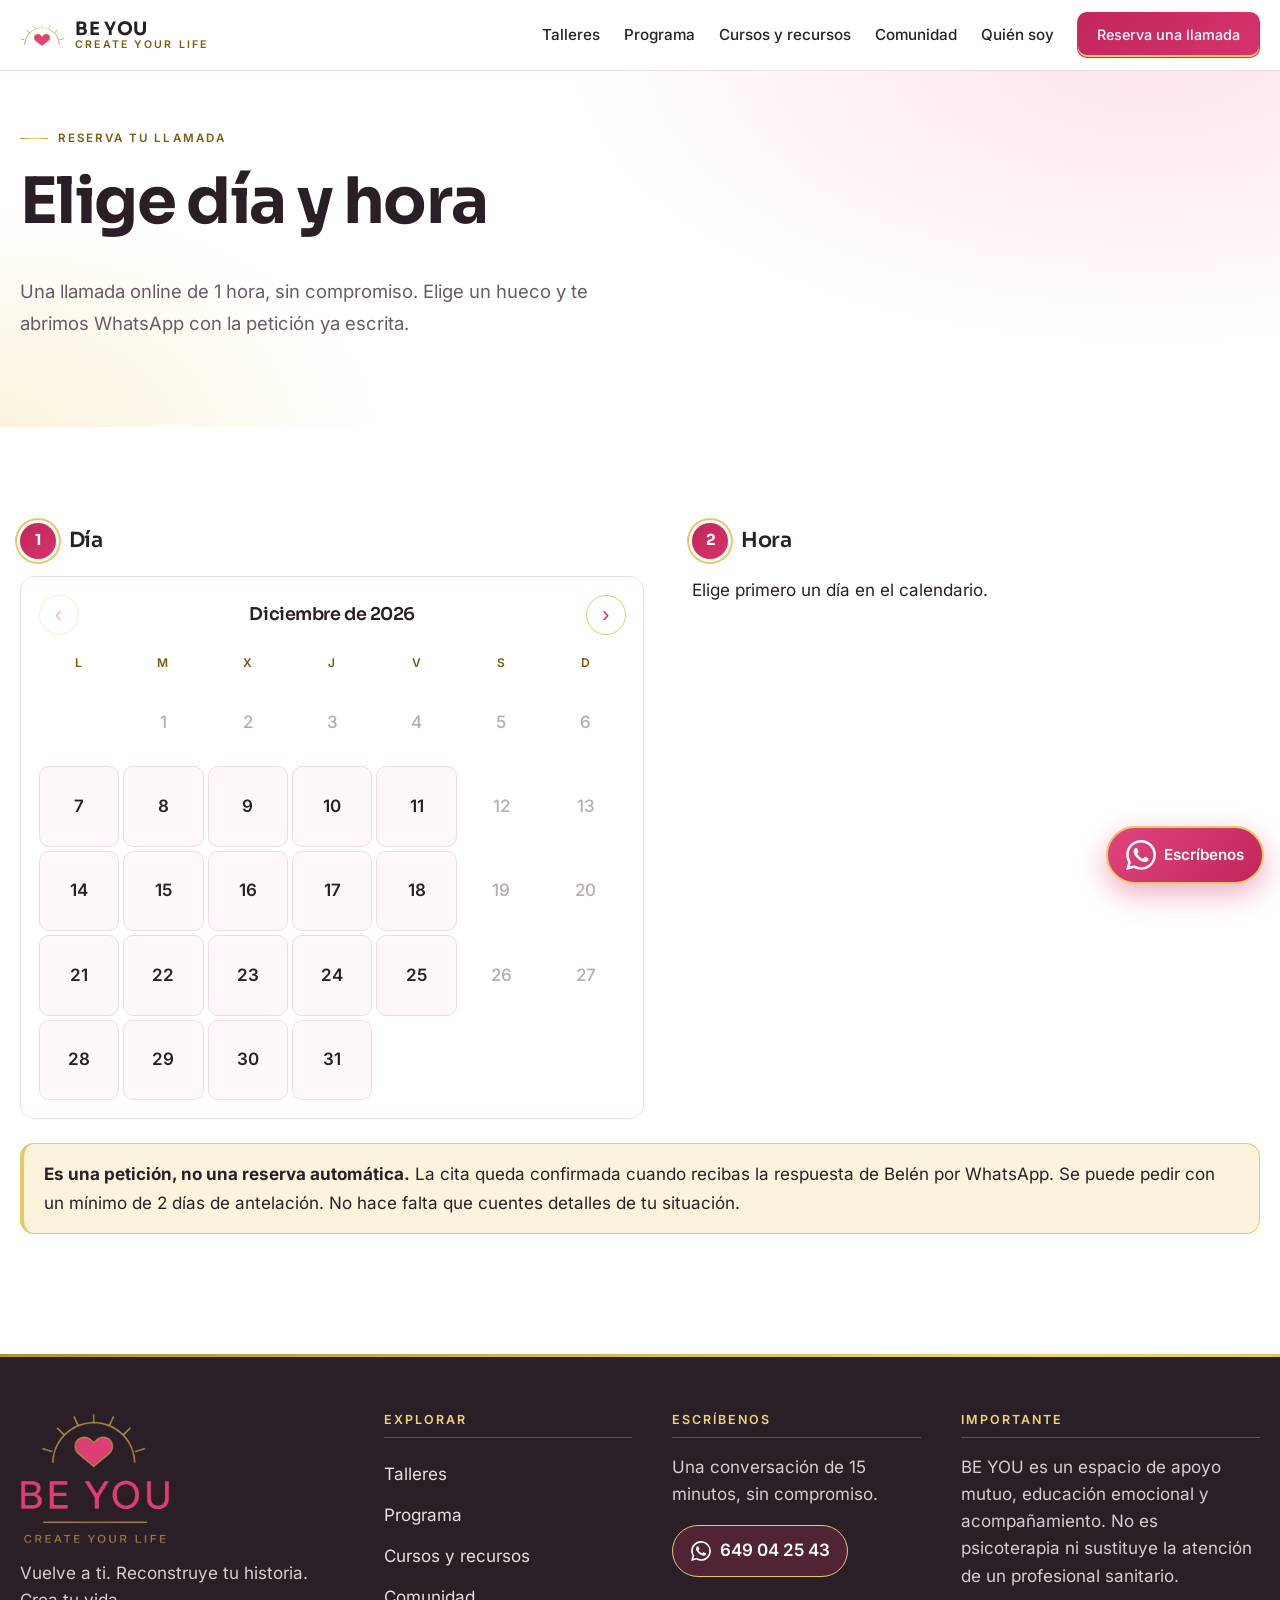
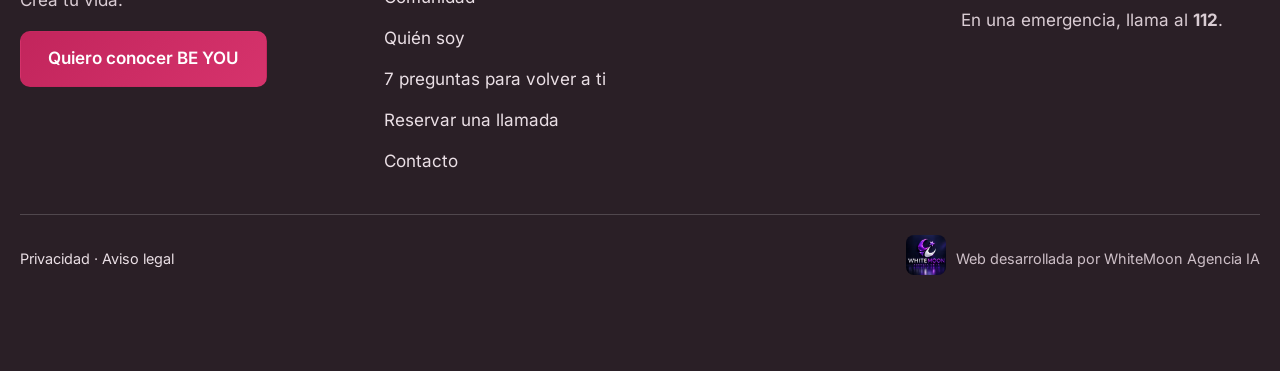
<file: citas.html>
<!doctype html>
<html lang="es">
<head>
  <meta charset="utf-8">
  <meta name="viewport" content="width=device-width, initial-scale=1, viewport-fit=cover">
  <title>Reserva tu llamada · BE YOU</title>
  <meta name="description" content="Elige día y hora para una llamada online de 1 hora con BE YOU. Te abrimos WhatsApp con la petición lista; la cita se confirma por WhatsApp.">
  <meta name="robots" content="noindex, nofollow">
  <meta name="theme-color" content="#ffffff">
  <link rel="canonical" href="https://nexusforgeia.github.io/BE-YOU-CREATE-YOUR-LIFE-/citas.html">
  <meta property="og:type" content="website">
  <meta property="og:locale" content="es_ES">
  <meta property="og:site_name" content="BE YOU · Create Your Life">
  <meta property="og:title" content="Reserva tu llamada · BE YOU">
  <meta property="og:description" content="Elige día y hora para una llamada online de 1 hora con BE YOU. Te abrimos WhatsApp con la petición lista; la cita se confirma por WhatsApp.">
  <meta property="og:url" content="https://nexusforgeia.github.io/BE-YOU-CREATE-YOUR-LIFE-/citas.html">
  <meta property="og:image" content="https://nexusforgeia.github.io/BE-YOU-CREATE-YOUR-LIFE-/assets/img/og.jpg">
  <meta property="og:image:width" content="1200">
  <meta property="og:image:height" content="630">
  <meta property="og:image:alt" content="Logotipo de BE YOU · Create Your Life">
  <meta name="twitter:card" content="summary_large_image">
  <meta http-equiv="Content-Security-Policy" content="default-src 'self'; script-src 'self'; style-src 'self'; img-src 'self' data:; connect-src 'self'; base-uri 'self'; form-action 'self' mailto:">
  <link rel="icon" href="favicon.ico" sizes="48x48">
  <link rel="icon" type="image/png" sizes="32x32" href="assets/img/icon-32.png">
  <link rel="apple-touch-icon" href="assets/img/apple-touch-icon.png">
  <link rel="stylesheet" href="assets/app.css?v=22">
  <script type="module" src="assets/app.js?v=22"></script>
  <script type="module" src="assets/citas.js?v=22"></script>
</head>
<body>
  <a class="saltar" href="#principal">Saltar al contenido</a>
  <header class="cabecera">
    <div class="contenedor">
      <a class="marca" href="index.html" aria-label="BE YOU · Create Your Life, inicio"><picture><source srcset="assets/img/be-you-icono.webp" type="image/webp"><img class="marca-logo" src="assets/img/be-you-icono.png" width="44" height="44" alt="" aria-hidden="true"></picture><span class="marca-texto"><strong>BE YOU</strong><span>Create Your Life</span></span></a>
      <button class="menu-boton" type="button" aria-expanded="false" aria-controls="navegacion">Menú</button>
      <nav id="navegacion" class="navegacion" aria-label="Principal"><a href="talleres.html">Talleres</a><a href="programa.html">Programa</a><a href="cursos.html">Cursos y recursos</a><a href="comunidad.html">Comunidad</a><a href="sobre.html">Quién soy</a><a class="boton" href="citas.html" aria-current="page">Reserva una llamada</a></nav>
    </div>
  </header>
  <main id="principal">
    <section class="hero"><div class="contenedor"><p class="eyebrow">Reserva tu llamada</p><h1>Elige día y hora</h1><p class="lead">Una llamada online de 1 hora, sin compromiso. Elige un hueco y te abrimos WhatsApp con la petición ya escrita.</p></div></section>
    <section>
      <div class="contenedor">
        <div class="citas">
          <div class="cita-bloque"><h2><span class="paso-num" aria-hidden="true">1</span>Día</h2><div id="cal" class="cal"></div></div>
          <div class="cita-bloque"><h2><span class="paso-num" aria-hidden="true">2</span>Hora</h2><div id="horas"></div>
            <form id="f-cita" class="formulario" hidden novalidate>
              <h2><span class="paso-num" aria-hidden="true">3</span>Tus datos</h2>
              <p class="resumen-cita"><strong id="resumen"></strong></p>
              <label class="campo"><span>Tu nombre</span><input type="text" name="nombre" autocomplete="given-name" maxlength="60"></label>
              <label class="trampa" aria-hidden="true">No rellenar<input type="text" name="web" tabindex="-1" autocomplete="off"></label>
              <label class="consentimiento"><input type="checkbox" name="acepto"><span>He leído la <a href="privacidad.html">política de privacidad</a> y acepto que usen mi nombre para contestarme por WhatsApp.</span></label>
              <button class="boton" type="submit">Pedir cita por WhatsApp</button>
              <p id="estado-cita" class="estado" role="status" aria-live="polite"></p>
            </form>
          </div>
        </div>
        <div class="aviso"><p><strong>Es una petición, no una reserva automática.</strong> La cita queda confirmada cuando recibas la respuesta de Belén por WhatsApp. Se puede pedir con un mínimo de 2 días de antelación. No hace falta que cuentes detalles de tu situación.</p></div>
      </div>
    </section>
  </main>
  <footer class="pie">
    <div class="contenedor">
      <div class="cols pie-cols">
        <div class="pie-marca">
          <picture><source srcset="assets/img/be-you-logo.webp" type="image/webp"><img src="assets/img/be-you-logo.png" width="150" height="131" alt="BE YOU · Create Your Life" loading="lazy"></picture>
          <p>Vuelve a ti. Reconstruye tu historia. Crea tu vida.</p>
          <p><a class="boton" href="contacto.html">Quiero conocer BE YOU</a></p>
        </div>
        <div><h2>Explorar</h2><ul class="pie-lista"><li><a href="talleres.html">Talleres</a></li><li><a href="programa.html">Programa</a></li><li><a href="cursos.html">Cursos y recursos</a></li><li><a href="comunidad.html">Comunidad</a></li><li><a href="sobre.html">Quién soy</a></li><li><a href="7-preguntas.html">7 preguntas para volver a ti</a></li><li><a href="citas.html">Reservar una llamada</a></li><li><a href="contacto.html">Contacto</a></li></ul></div>
        <div><h2>Escríbenos</h2><p>Una conversación de 15 minutos, sin compromiso.</p><p><a class="pie-wa" href="https://wa.me/34649042543?text=Hola%2C%20quiero%20conocer%20BE%20YOU" target="_blank" rel="noopener"><svg width="20" height="20" aria-hidden="true" focusable="false"><use href="assets/iconos.svg#whatsapp"/></svg>649 04 25 43</a></p></div>
        <div><h2>Importante</h2><p>BE YOU es un espacio de apoyo mutuo, educación emocional y acompañamiento. No es psicoterapia ni sustituye la atención de un profesional sanitario.</p><p>En una emergencia, llama al <strong>112</strong>.</p></div>
      </div>
      <div class="legal">
        <p><a href="privacidad.html">Privacidad</a> · <a href="aviso-legal.html">Aviso legal</a></p>
        <a class="firma" href="https://whitemoon.es" target="_blank" rel="noopener"><picture><source srcset="assets/img/whitemoon-logo-3d.webp" type="image/webp"><img src="assets/img/whitemoon-logo-3d.png" width="40" height="40" alt="WhiteMoon" loading="lazy" decoding="async"></picture><span>Web desarrollada por WhiteMoon Agencia IA</span></a>
      </div>
    </div>
  </footer>
  <a class="wa-flotante" href="https://wa.me/34649042543?text=Hola%2C%20quiero%20conocer%20BE%20YOU" target="_blank" rel="noopener" aria-label="Escribir por WhatsApp a BE YOU"><svg class="wa-icono" width="30" height="30" aria-hidden="true" focusable="false"><use href="assets/iconos.svg#whatsapp"/></svg><span class="wa-texto">Escríbenos</span></a>
</body>
</html>
</file>
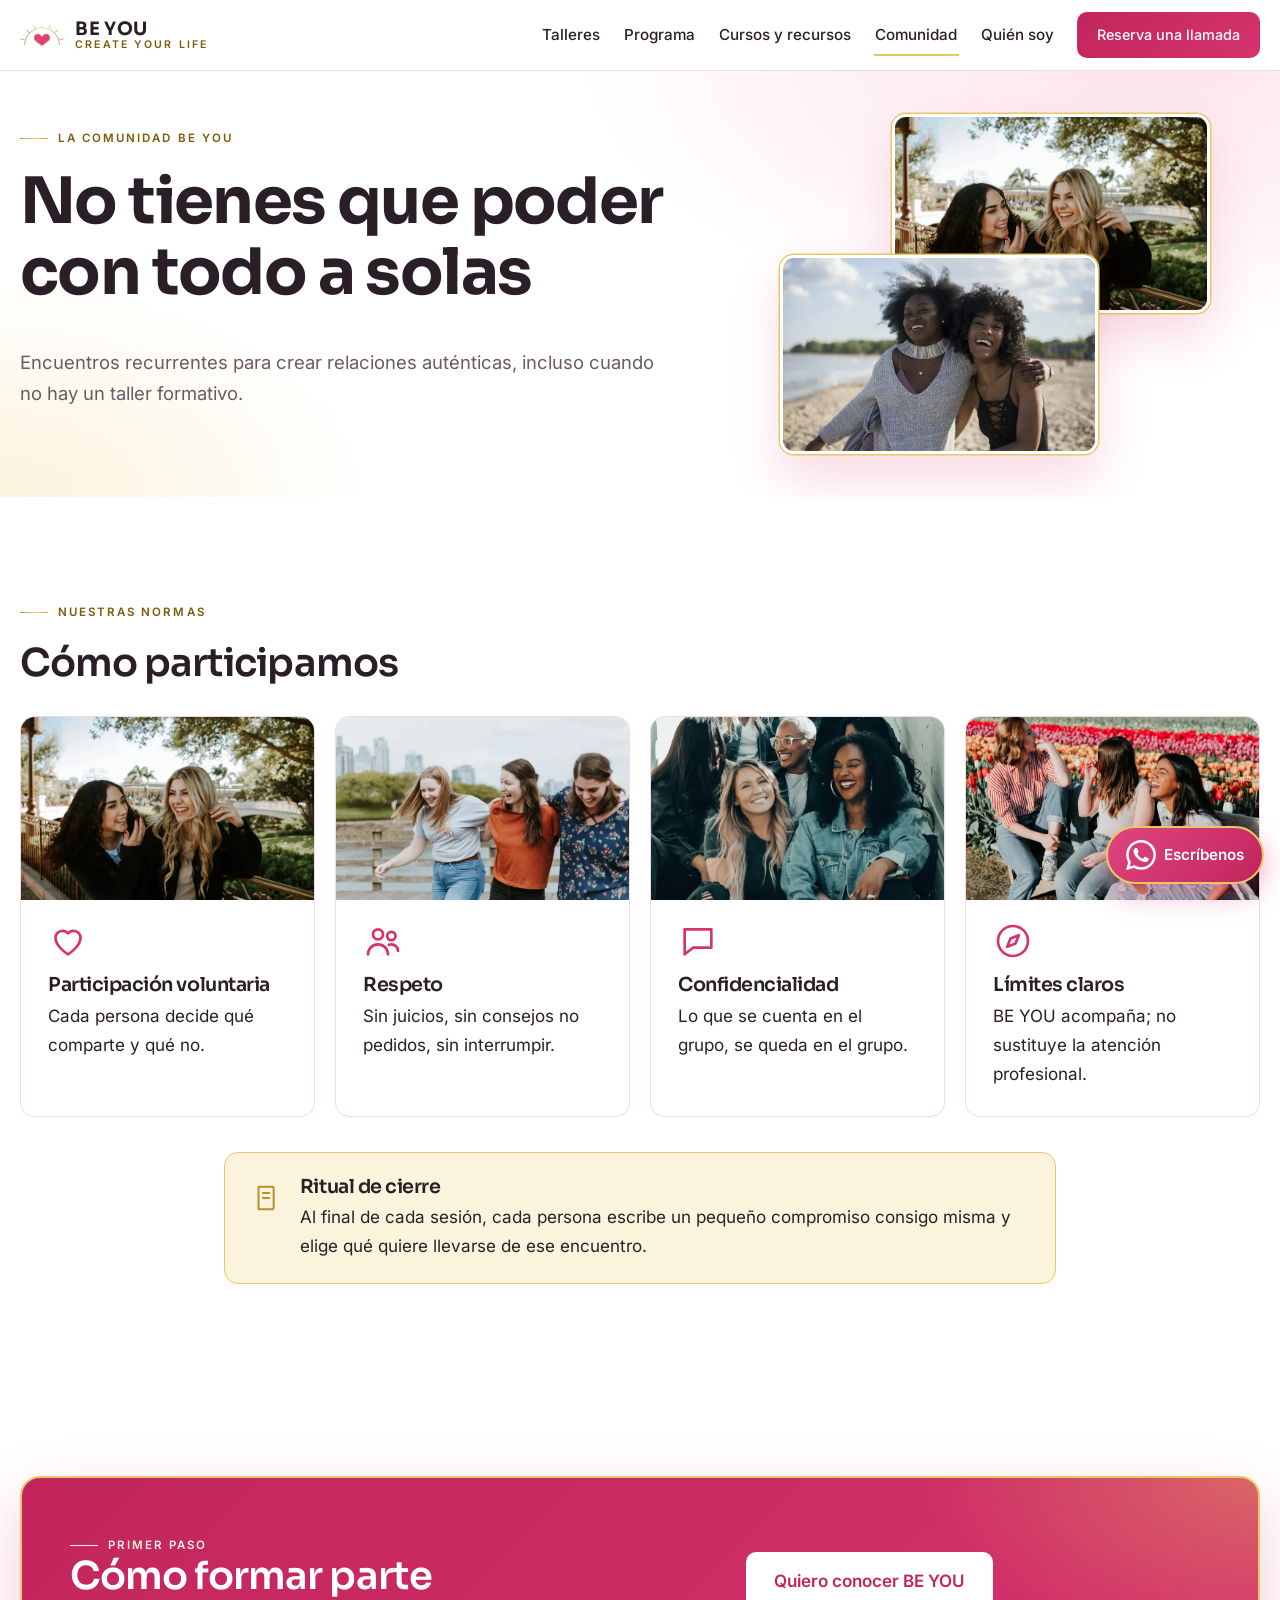
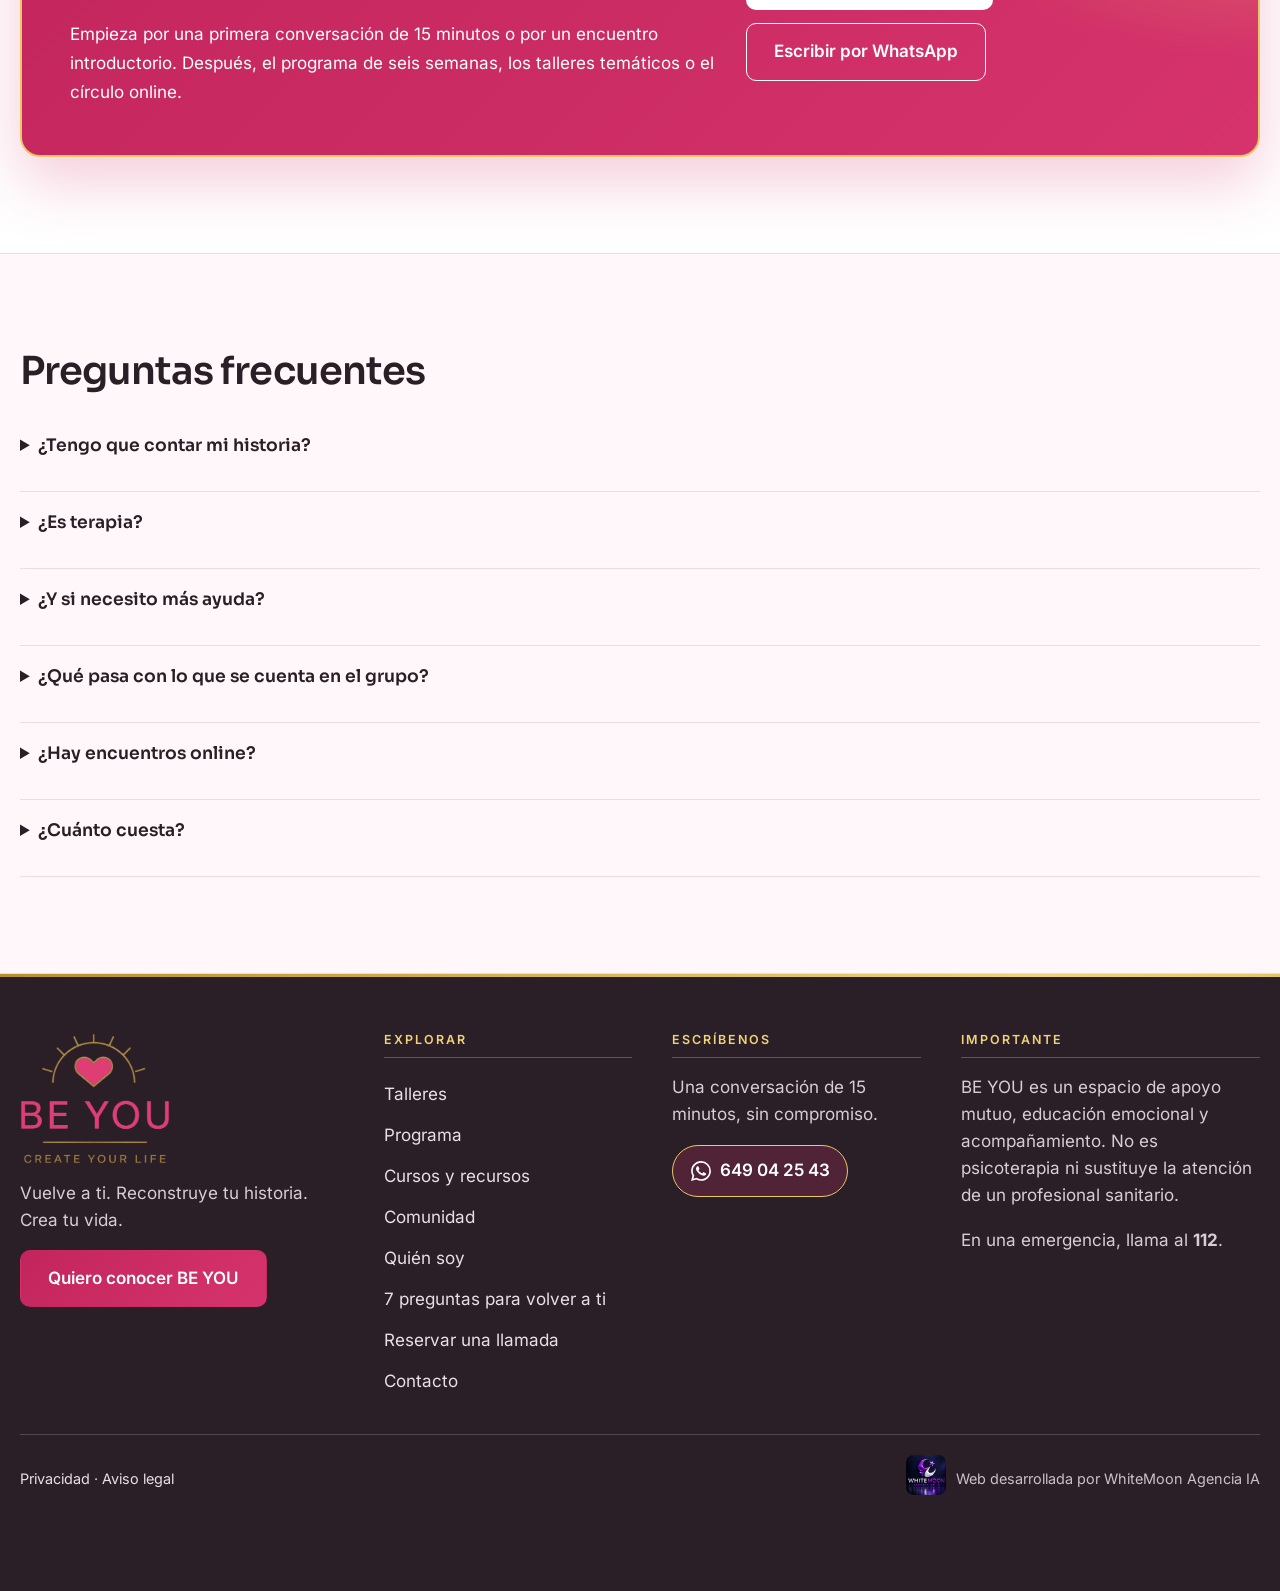
<file: comunidad.html>
<!doctype html>
<html lang="es">
<head>
  <meta charset="utf-8">
  <meta name="viewport" content="width=device-width, initial-scale=1, viewport-fit=cover">
  <title>La comunidad · BE YOU</title>
  <meta name="description" content="Normas de convivencia, formas de participar y preguntas frecuentes de la comunidad BE YOU.">
  <meta name="robots" content="noindex, nofollow">
  <meta name="theme-color" content="#ffffff">
  <link rel="canonical" href="https://nexusforgeia.github.io/BE-YOU-CREATE-YOUR-LIFE-/comunidad.html">
  <meta property="og:type" content="website">
  <meta property="og:locale" content="es_ES">
  <meta property="og:site_name" content="BE YOU · Create Your Life">
  <meta property="og:title" content="La comunidad · BE YOU">
  <meta property="og:description" content="Normas de convivencia, formas de participar y preguntas frecuentes de la comunidad BE YOU.">
  <meta property="og:url" content="https://nexusforgeia.github.io/BE-YOU-CREATE-YOUR-LIFE-/comunidad.html">
  <meta property="og:image" content="https://nexusforgeia.github.io/BE-YOU-CREATE-YOUR-LIFE-/assets/img/og.jpg">
  <meta property="og:image:width" content="1200">
  <meta property="og:image:height" content="630">
  <meta property="og:image:alt" content="Logotipo de BE YOU · Create Your Life">
  <meta name="twitter:card" content="summary_large_image">
  <meta http-equiv="Content-Security-Policy" content="default-src 'self'; script-src 'self'; style-src 'self'; img-src 'self' data:; connect-src 'self'; base-uri 'self'; form-action 'self' mailto:">
  <link rel="icon" href="favicon.ico" sizes="48x48">
  <link rel="icon" type="image/png" sizes="32x32" href="assets/img/icon-32.png">
  <link rel="apple-touch-icon" href="assets/img/apple-touch-icon.png">
  <link rel="stylesheet" href="assets/app.css?v=22">
  <script type="module" src="assets/app.js?v=22"></script>
</head>
<body>
  <a class="saltar" href="#principal">Saltar al contenido</a>
  <header class="cabecera">
    <div class="contenedor">
      <a class="marca" href="index.html" aria-label="BE YOU · Create Your Life, inicio"><picture><source srcset="assets/img/be-you-icono.webp" type="image/webp"><img class="marca-logo" src="assets/img/be-you-icono.png" width="44" height="44" alt="" aria-hidden="true"></picture><span class="marca-texto"><strong>BE YOU</strong><span>Create Your Life</span></span></a>
      <button class="menu-boton" type="button" aria-expanded="false" aria-controls="navegacion">Menú</button>
      <nav id="navegacion" class="navegacion" aria-label="Principal"><a href="talleres.html">Talleres</a><a href="programa.html">Programa</a><a href="cursos.html">Cursos y recursos</a><a href="comunidad.html" aria-current="page">Comunidad</a><a href="sobre.html">Quién soy</a><a class="boton" href="citas.html">Reserva una llamada</a></nav>
    </div>
  </header>
  <main id="principal">
    <section class="hero hero-fotos-sec">
      <div class="hero-fotos" aria-hidden="true"><img class="hf-a" src="assets/img/foto-4.webp" width="800" height="500" alt=""><img class="hf-b" src="assets/img/foto-8.webp" width="800" height="500" alt=""></div>
      <div class="contenedor"><p class="eyebrow">La comunidad BE YOU</p><h1>No tienes que poder con todo a solas</h1><p class="lead">Encuentros recurrentes para crear relaciones auténticas, incluso cuando no hay un taller formativo.</p></div>
    </section>
    <section>
      <div class="contenedor">
        <p class="eyebrow">Nuestras normas</p>
        <h2>Cómo participamos</h2>
        <div class="cuadricula cuatro">
          <article class="tarjeta"><img class="foto" src="assets/img/foto-4.webp" width="800" height="500" alt="" loading="lazy"><svg class="icono" width="40" height="40" aria-hidden="true" focusable="false"><use href="assets/iconos.svg#corazon"/></svg><h3>Participación voluntaria</h3><p>Cada persona decide qué comparte y qué no.</p></article>
          <article class="tarjeta"><img class="foto" src="assets/img/foto-5.webp" width="800" height="500" alt="" loading="lazy"><svg class="icono" width="40" height="40" aria-hidden="true" focusable="false"><use href="assets/iconos.svg#personas"/></svg><h3>Respeto</h3><p>Sin juicios, sin consejos no pedidos, sin interrumpir.</p></article>
          <article class="tarjeta"><img class="foto" src="assets/img/foto-6.webp" width="800" height="500" alt="" loading="lazy"><svg class="icono" width="40" height="40" aria-hidden="true" focusable="false"><use href="assets/iconos.svg#mensaje"/></svg><h3>Confidencialidad</h3><p>Lo que se cuenta en el grupo, se queda en el grupo.</p></article>
          <article class="tarjeta"><img class="foto" src="assets/img/foto-7.webp" width="800" height="500" alt="" loading="lazy"><svg class="icono" width="40" height="40" aria-hidden="true" focusable="false"><use href="assets/iconos.svg#brujula"/></svg><h3>Límites claros</h3><p>BE YOU acompaña; no sustituye la atención profesional.</p></article>
        </div>
        <div class="ritual">
          <span class="ritual-icono"><svg class="icono" width="40" height="40" aria-hidden="true" focusable="false"><use href="assets/iconos.svg#cuaderno"/></svg></span>
          <div><h3>Ritual de cierre</h3><p>Al final de cada sesión, cada persona escribe un pequeño compromiso consigo misma y elige qué quiere llevarse de ese encuentro.</p></div>
        </div>
      </div>
    </section>
    <section>
      <div class="contenedor">
        <div class="panel-cta">
          <div>
            <p class="eyebrow">Primer paso</p>
            <h2>Cómo formar parte</h2>
            <p>Empieza por una primera conversación de 15 minutos o por un encuentro introductorio. Después, el programa de seis semanas, los talleres temáticos o el círculo online.</p>
          </div>
          <div class="panel-cta-botones"><a class="boton" href="contacto.html">Quiero conocer BE YOU</a><a class="boton boton-sec" href="https://wa.me/34649042543?text=Hola%2C%20quiero%20conocer%20BE%20YOU" target="_blank" rel="noopener">Escribir por WhatsApp</a></div>
        </div>
      </div>
    </section>
    <section class="banda"><div class="contenedor"><h2>Preguntas frecuentes</h2><details class="faq"><summary>¿Tengo que contar mi historia?</summary><p>No. Participar es voluntario: compartes solo lo que quieras, cuando quieras.</p></details><details class="faq"><summary>¿Es terapia?</summary><p>No. BE YOU es un espacio de apoyo mutuo, educación emocional y acompañamiento. No sustituye a un profesional sanitario.</p></details><details class="faq"><summary>¿Y si necesito más ayuda?</summary><p>Si estás pasando por violencia, un trauma o un sufrimiento intenso, te orientaremos hacia profesionales cualificados. En una emergencia, llama al 112.</p></details><details class="faq"><summary>¿Qué pasa con lo que se cuenta en el grupo?</summary><p>Pedimos confidencialidad a todas las personas participantes. Es un acuerdo de respeto entre el grupo; no podemos garantizar confidencialidad absoluta en cualquier circunstancia.</p></details><details class="faq"><summary>¿Hay encuentros online?</summary><p>Estamos preparando el Círculo BE YOU Online. Pregúntanos por las próximas fechas.</p></details><details class="faq"><summary>¿Cuánto cuesta?</summary><p>El precio de cada actividad se publica con su fecha. La primera conversación informativa de 15 minutos no tiene coste.</p></details></div></section>
  </main>
  <footer class="pie">
    <div class="contenedor">
      <div class="cols pie-cols">
        <div class="pie-marca">
          <picture><source srcset="assets/img/be-you-logo.webp" type="image/webp"><img src="assets/img/be-you-logo.png" width="150" height="131" alt="BE YOU · Create Your Life" loading="lazy"></picture>
          <p>Vuelve a ti. Reconstruye tu historia. Crea tu vida.</p>
          <p><a class="boton" href="contacto.html">Quiero conocer BE YOU</a></p>
        </div>
        <div><h2>Explorar</h2><ul class="pie-lista"><li><a href="talleres.html">Talleres</a></li><li><a href="programa.html">Programa</a></li><li><a href="cursos.html">Cursos y recursos</a></li><li><a href="comunidad.html">Comunidad</a></li><li><a href="sobre.html">Quién soy</a></li><li><a href="7-preguntas.html">7 preguntas para volver a ti</a></li><li><a href="citas.html">Reservar una llamada</a></li><li><a href="contacto.html">Contacto</a></li></ul></div>
        <div><h2>Escríbenos</h2><p>Una conversación de 15 minutos, sin compromiso.</p><p><a class="pie-wa" href="https://wa.me/34649042543?text=Hola%2C%20quiero%20conocer%20BE%20YOU" target="_blank" rel="noopener"><svg width="20" height="20" aria-hidden="true" focusable="false"><use href="assets/iconos.svg#whatsapp"/></svg>649 04 25 43</a></p></div>
        <div><h2>Importante</h2><p>BE YOU es un espacio de apoyo mutuo, educación emocional y acompañamiento. No es psicoterapia ni sustituye la atención de un profesional sanitario.</p><p>En una emergencia, llama al <strong>112</strong>.</p></div>
      </div>
      <div class="legal">
        <p><a href="privacidad.html">Privacidad</a> · <a href="aviso-legal.html">Aviso legal</a></p>
        <a class="firma" href="https://whitemoon.es" target="_blank" rel="noopener"><picture><source srcset="assets/img/whitemoon-logo-3d.webp" type="image/webp"><img src="assets/img/whitemoon-logo-3d.png" width="40" height="40" alt="WhiteMoon" loading="lazy" decoding="async"></picture><span>Web desarrollada por WhiteMoon Agencia IA</span></a>
      </div>
    </div>
  </footer>
  <a class="wa-flotante" href="https://wa.me/34649042543?text=Hola%2C%20quiero%20conocer%20BE%20YOU" target="_blank" rel="noopener" aria-label="Escribir por WhatsApp a BE YOU"><svg class="wa-icono" width="30" height="30" aria-hidden="true" focusable="false"><use href="assets/iconos.svg#whatsapp"/></svg><span class="wa-texto">Escríbenos</span></a>
</body>
</html>
</file>
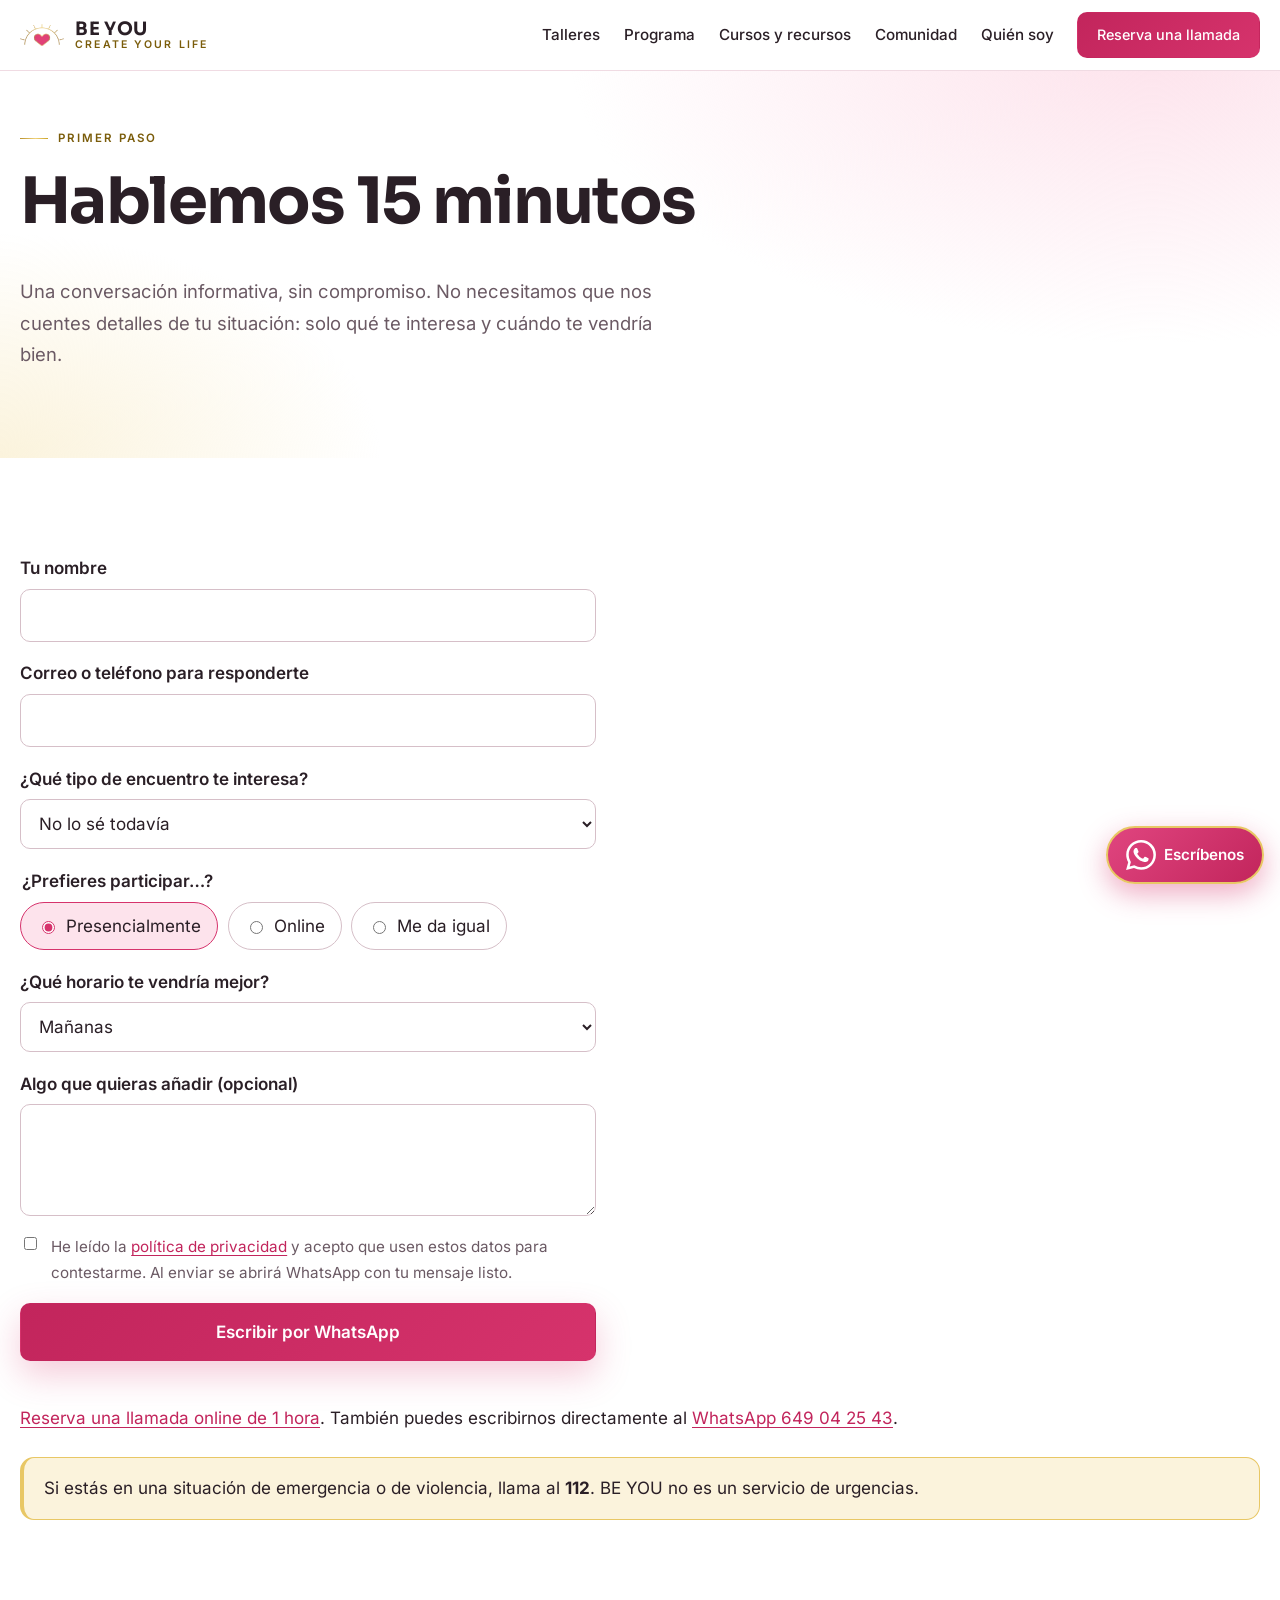
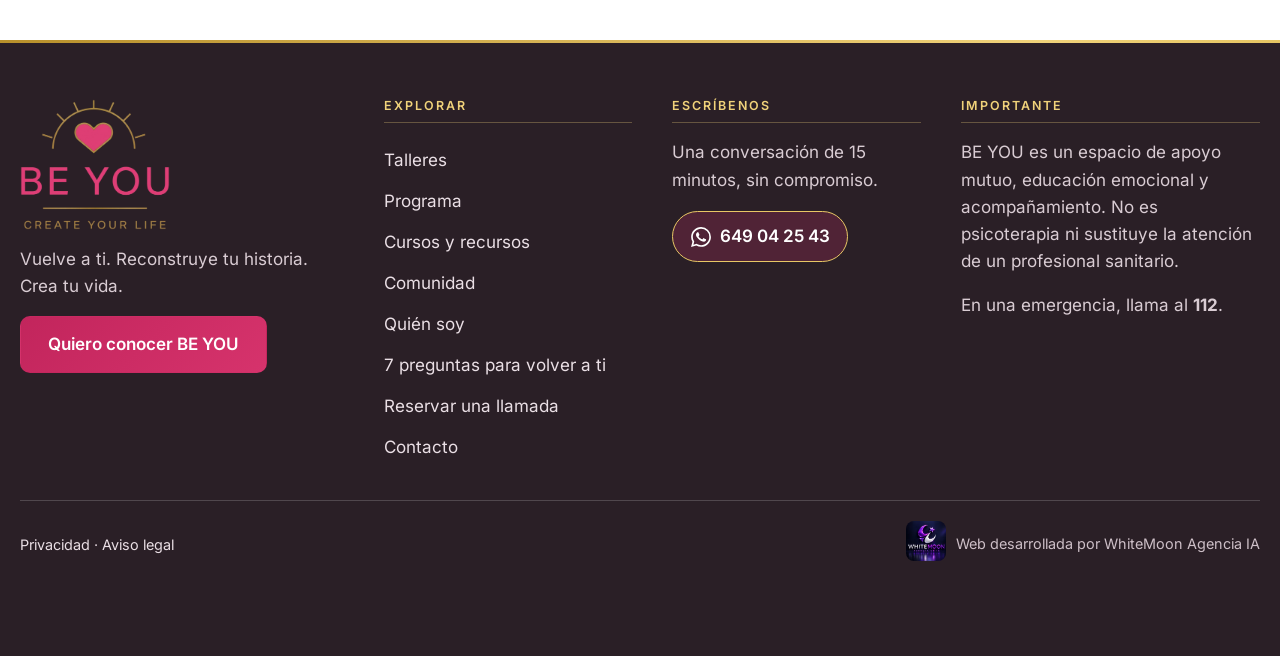
<file: contacto.html>
<!doctype html>
<html lang="es">
<head>
  <meta charset="utf-8">
  <meta name="viewport" content="width=device-width, initial-scale=1, viewport-fit=cover">
  <title>Quiero conocer BE YOU · BE YOU</title>
  <meta name="description" content="Pide una primera conversación informativa de 15 minutos con BE YOU: qué encuentro te interesa, si prefieres presencial u online y qué horario te viene mejor.">
  <meta name="robots" content="noindex, nofollow">
  <meta name="theme-color" content="#ffffff">
  <link rel="canonical" href="https://nexusforgeia.github.io/BE-YOU-CREATE-YOUR-LIFE-/contacto.html">
  <meta property="og:type" content="website">
  <meta property="og:locale" content="es_ES">
  <meta property="og:site_name" content="BE YOU · Create Your Life">
  <meta property="og:title" content="Quiero conocer BE YOU · BE YOU">
  <meta property="og:description" content="Pide una primera conversación informativa de 15 minutos con BE YOU: qué encuentro te interesa, si prefieres presencial u online y qué horario te viene mejor.">
  <meta property="og:url" content="https://nexusforgeia.github.io/BE-YOU-CREATE-YOUR-LIFE-/contacto.html">
  <meta property="og:image" content="https://nexusforgeia.github.io/BE-YOU-CREATE-YOUR-LIFE-/assets/img/og.jpg">
  <meta property="og:image:width" content="1200">
  <meta property="og:image:height" content="630">
  <meta property="og:image:alt" content="Logotipo de BE YOU · Create Your Life">
  <meta name="twitter:card" content="summary_large_image">
  <meta http-equiv="Content-Security-Policy" content="default-src 'self'; script-src 'self'; style-src 'self'; img-src 'self' data:; connect-src 'self'; base-uri 'self'; form-action 'self' mailto:">
  <link rel="icon" href="favicon.ico" sizes="48x48">
  <link rel="icon" type="image/png" sizes="32x32" href="assets/img/icon-32.png">
  <link rel="apple-touch-icon" href="assets/img/apple-touch-icon.png">
  <link rel="stylesheet" href="assets/app.css?v=22">
  <script type="module" src="assets/app.js?v=22"></script>
</head>
<body>
  <a class="saltar" href="#principal">Saltar al contenido</a>
  <header class="cabecera">
    <div class="contenedor">
      <a class="marca" href="index.html" aria-label="BE YOU · Create Your Life, inicio"><picture><source srcset="assets/img/be-you-icono.webp" type="image/webp"><img class="marca-logo" src="assets/img/be-you-icono.png" width="44" height="44" alt="" aria-hidden="true"></picture><span class="marca-texto"><strong>BE YOU</strong><span>Create Your Life</span></span></a>
      <button class="menu-boton" type="button" aria-expanded="false" aria-controls="navegacion">Menú</button>
      <nav id="navegacion" class="navegacion" aria-label="Principal"><a href="talleres.html">Talleres</a><a href="programa.html">Programa</a><a href="cursos.html">Cursos y recursos</a><a href="comunidad.html">Comunidad</a><a href="sobre.html">Quién soy</a><a class="boton" href="citas.html">Reserva una llamada</a></nav>
    </div>
  </header>
  <main id="principal">
    <section class="hero"><div class="contenedor"><p class="eyebrow">Primer paso</p><h1>Hablemos 15 minutos</h1><p class="lead">Una conversación informativa, sin compromiso. No necesitamos que nos cuentes detalles de tu situación: solo qué te interesa y cuándo te vendría bien.</p></div></section>
    <section>
      <div class="contenedor">
        <form id="f-contacto" class="formulario" novalidate>
          <label class="campo"><span>Tu nombre</span><input type="text" name="nombre" autocomplete="given-name" maxlength="60"></label>
          <label class="campo"><span>Correo o teléfono para responderte</span><input type="text" name="contacto" autocomplete="email" maxlength="80"></label>
          <label class="campo"><span>¿Qué tipo de encuentro te interesa?</span>
            <select name="interes"><option>No lo sé todavía</option><option>Taller «Vuelve a ti»</option><option>Café, conexión y nuevas amistades</option><option>Separarse sin perderse (personas separadas con hijos)</option><option>Programa «Mi nueva etapa»</option><option>Círculo online</option></select></label>
          <fieldset><legend>¿Prefieres participar…?</legend>
            <div class="radios"><label><input type="radio" name="modalidad" value="Presencial" checked> Presencialmente</label><label><input type="radio" name="modalidad" value="Online"> Online</label><label><input type="radio" name="modalidad" value="Me da igual"> Me da igual</label></div></fieldset>
          <label class="campo"><span>¿Qué horario te vendría mejor?</span>
            <select name="horario"><option>Mañanas</option><option>Tardes</option><option>Noches</option><option>Fines de semana</option><option>Me adapto</option></select></label>
          <label class="campo"><span>Algo que quieras añadir (opcional)</span><textarea name="mensaje" maxlength="500"></textarea></label>
          <label class="trampa" aria-hidden="true">No rellenar<input type="text" name="web" tabindex="-1" autocomplete="off"></label>
          <label class="consentimiento"><input type="checkbox" name="acepto"><span>He leído la <a href="privacidad.html">política de privacidad</a> y acepto que usen estos datos para contestarme. Al enviar se abrirá WhatsApp con tu mensaje listo.</span></label>
          <button class="boton" type="submit">Escribir por WhatsApp</button>
          <p id="estado" class="estado" role="status" aria-live="polite"></p>
        </form>
        <p class="meta"><a href="citas.html">Reserva una llamada online de 1 hora</a>. También puedes escribirnos directamente al <a href="https://wa.me/34649042543" rel="noopener">WhatsApp 649 04 25 43</a>.</p>
        <div class="aviso"><p>Si estás en una situación de emergencia o de violencia, llama al <strong>112</strong>. BE YOU no es un servicio de urgencias.</p></div>
      </div>
    </section>
  </main>
  <footer class="pie">
    <div class="contenedor">
      <div class="cols pie-cols">
        <div class="pie-marca">
          <picture><source srcset="assets/img/be-you-logo.webp" type="image/webp"><img src="assets/img/be-you-logo.png" width="150" height="131" alt="BE YOU · Create Your Life" loading="lazy"></picture>
          <p>Vuelve a ti. Reconstruye tu historia. Crea tu vida.</p>
          <p><a class="boton" href="contacto.html">Quiero conocer BE YOU</a></p>
        </div>
        <div><h2>Explorar</h2><ul class="pie-lista"><li><a href="talleres.html">Talleres</a></li><li><a href="programa.html">Programa</a></li><li><a href="cursos.html">Cursos y recursos</a></li><li><a href="comunidad.html">Comunidad</a></li><li><a href="sobre.html">Quién soy</a></li><li><a href="7-preguntas.html">7 preguntas para volver a ti</a></li><li><a href="citas.html">Reservar una llamada</a></li><li><a href="contacto.html">Contacto</a></li></ul></div>
        <div><h2>Escríbenos</h2><p>Una conversación de 15 minutos, sin compromiso.</p><p><a class="pie-wa" href="https://wa.me/34649042543?text=Hola%2C%20quiero%20conocer%20BE%20YOU" target="_blank" rel="noopener"><svg width="20" height="20" aria-hidden="true" focusable="false"><use href="assets/iconos.svg#whatsapp"/></svg>649 04 25 43</a></p></div>
        <div><h2>Importante</h2><p>BE YOU es un espacio de apoyo mutuo, educación emocional y acompañamiento. No es psicoterapia ni sustituye la atención de un profesional sanitario.</p><p>En una emergencia, llama al <strong>112</strong>.</p></div>
      </div>
      <div class="legal">
        <p><a href="privacidad.html">Privacidad</a> · <a href="aviso-legal.html">Aviso legal</a></p>
        <a class="firma" href="https://whitemoon.es" target="_blank" rel="noopener"><picture><source srcset="assets/img/whitemoon-logo-3d.webp" type="image/webp"><img src="assets/img/whitemoon-logo-3d.png" width="40" height="40" alt="WhiteMoon" loading="lazy" decoding="async"></picture><span>Web desarrollada por WhiteMoon Agencia IA</span></a>
      </div>
    </div>
  </footer>
  <a class="wa-flotante" href="https://wa.me/34649042543?text=Hola%2C%20quiero%20conocer%20BE%20YOU" target="_blank" rel="noopener" aria-label="Escribir por WhatsApp a BE YOU"><svg class="wa-icono" width="30" height="30" aria-hidden="true" focusable="false"><use href="assets/iconos.svg#whatsapp"/></svg><span class="wa-texto">Escríbenos</span></a>
</body>
</html>
</file>
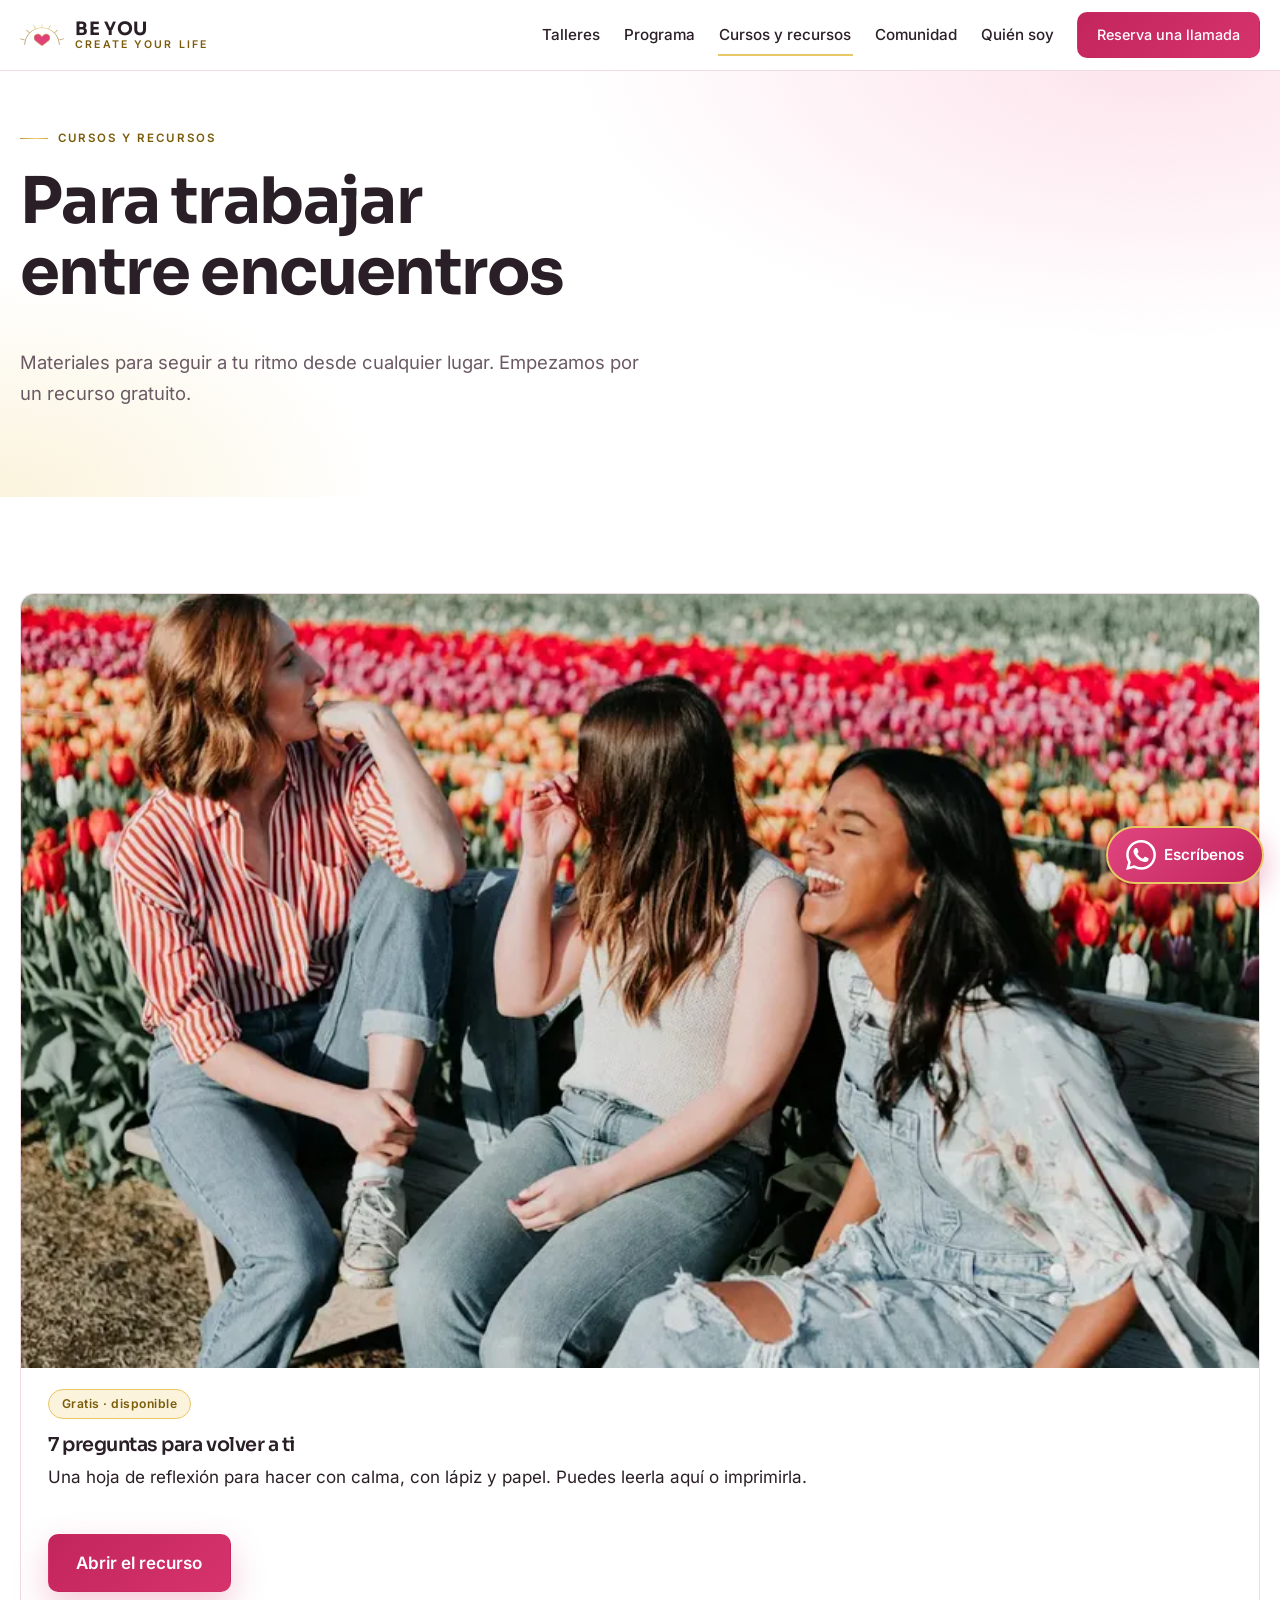
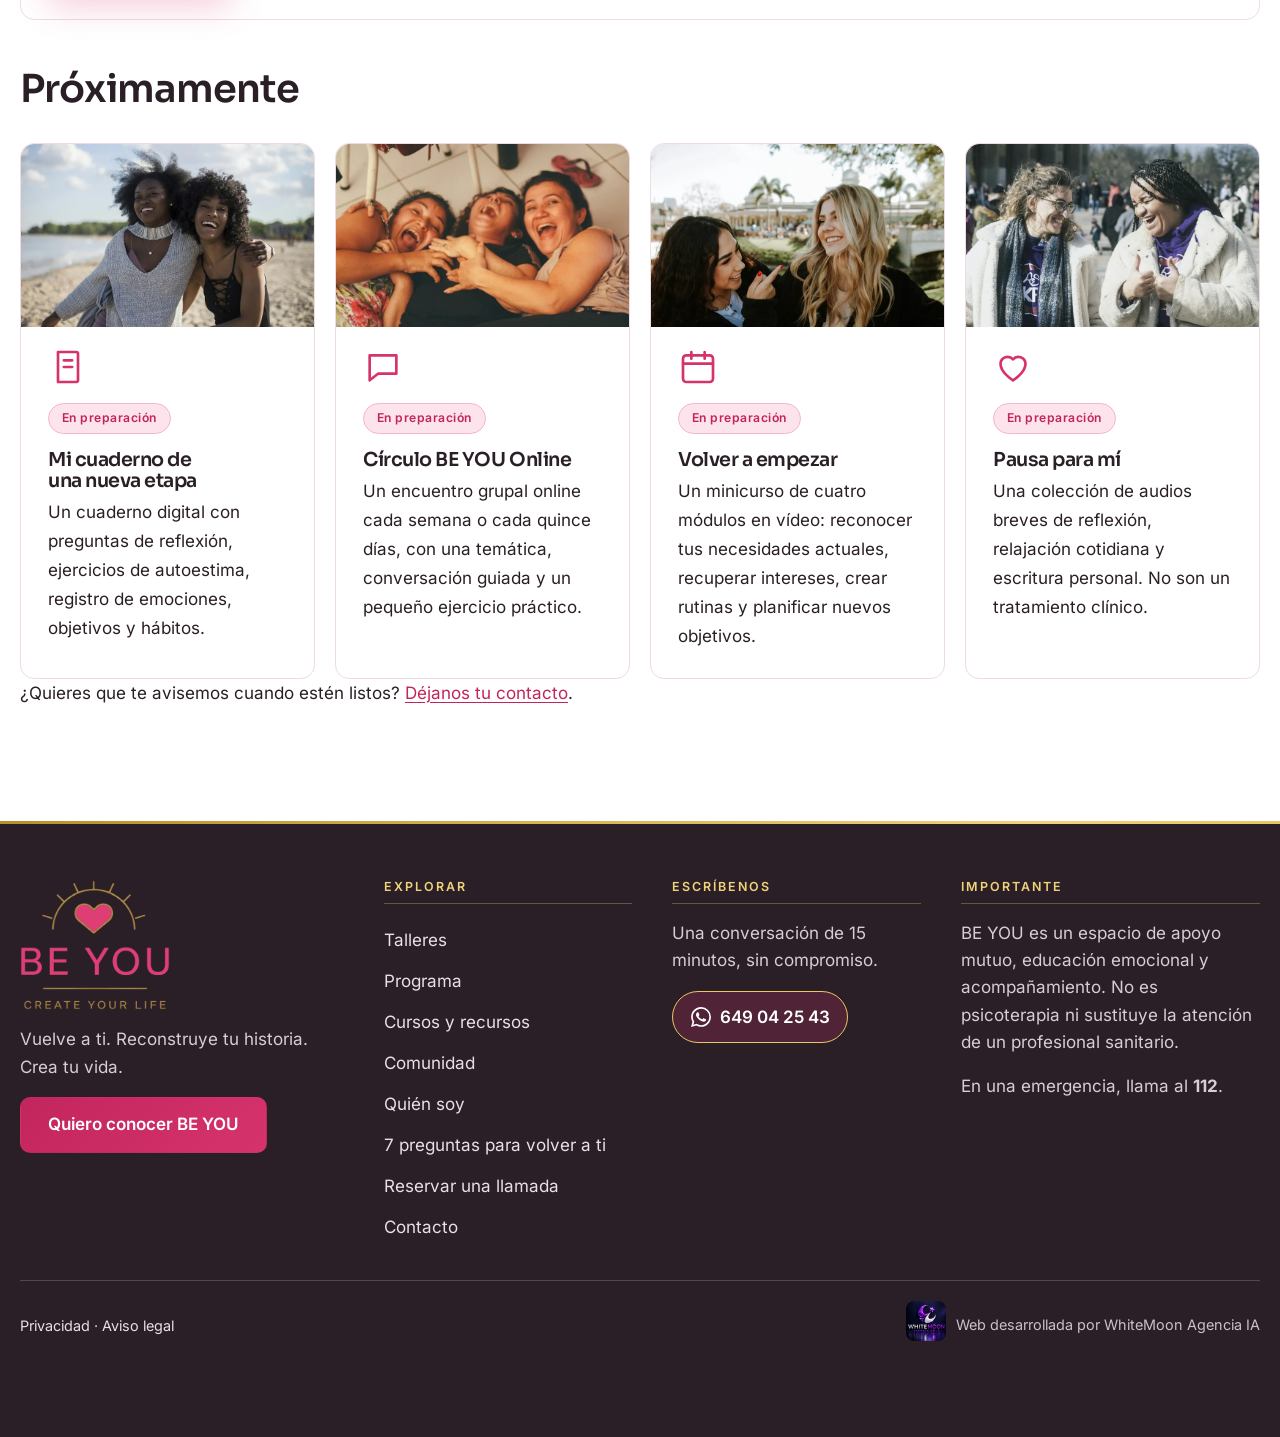
<file: cursos.html>
<!doctype html>
<html lang="es">
<head>
  <meta charset="utf-8">
  <meta name="viewport" content="width=device-width, initial-scale=1, viewport-fit=cover">
  <title>Cursos y recursos · BE YOU</title>
  <meta name="description" content="Recurso gratuito «7 preguntas para volver a ti» y próximos materiales de BE YOU: cuaderno digital, círculo online, minicurso y audios.">
  <meta name="robots" content="noindex, nofollow">
  <meta name="theme-color" content="#ffffff">
  <link rel="canonical" href="https://nexusforgeia.github.io/BE-YOU-CREATE-YOUR-LIFE-/cursos.html">
  <meta property="og:type" content="website">
  <meta property="og:locale" content="es_ES">
  <meta property="og:site_name" content="BE YOU · Create Your Life">
  <meta property="og:title" content="Cursos y recursos · BE YOU">
  <meta property="og:description" content="Recurso gratuito «7 preguntas para volver a ti» y próximos materiales de BE YOU: cuaderno digital, círculo online, minicurso y audios.">
  <meta property="og:url" content="https://nexusforgeia.github.io/BE-YOU-CREATE-YOUR-LIFE-/cursos.html">
  <meta property="og:image" content="https://nexusforgeia.github.io/BE-YOU-CREATE-YOUR-LIFE-/assets/img/og.jpg">
  <meta property="og:image:width" content="1200">
  <meta property="og:image:height" content="630">
  <meta property="og:image:alt" content="Logotipo de BE YOU · Create Your Life">
  <meta name="twitter:card" content="summary_large_image">
  <meta http-equiv="Content-Security-Policy" content="default-src 'self'; script-src 'self'; style-src 'self'; img-src 'self' data:; connect-src 'self'; base-uri 'self'; form-action 'self' mailto:">
  <link rel="icon" href="favicon.ico" sizes="48x48">
  <link rel="icon" type="image/png" sizes="32x32" href="assets/img/icon-32.png">
  <link rel="apple-touch-icon" href="assets/img/apple-touch-icon.png">
  <link rel="stylesheet" href="assets/app.css?v=22">
  <script type="module" src="assets/app.js?v=22"></script>
</head>
<body>
  <a class="saltar" href="#principal">Saltar al contenido</a>
  <header class="cabecera">
    <div class="contenedor">
      <a class="marca" href="index.html" aria-label="BE YOU · Create Your Life, inicio"><picture><source srcset="assets/img/be-you-icono.webp" type="image/webp"><img class="marca-logo" src="assets/img/be-you-icono.png" width="44" height="44" alt="" aria-hidden="true"></picture><span class="marca-texto"><strong>BE YOU</strong><span>Create Your Life</span></span></a>
      <button class="menu-boton" type="button" aria-expanded="false" aria-controls="navegacion">Menú</button>
      <nav id="navegacion" class="navegacion" aria-label="Principal"><a href="talleres.html">Talleres</a><a href="programa.html">Programa</a><a href="cursos.html" aria-current="page">Cursos y recursos</a><a href="comunidad.html">Comunidad</a><a href="sobre.html">Quién soy</a><a class="boton" href="citas.html">Reserva una llamada</a></nav>
    </div>
  </header>
  <main id="principal">
    <section class="hero"><div class="contenedor"><p class="eyebrow">Cursos y recursos</p><h1>Para trabajar entre encuentros</h1><p class="lead">Materiales para seguir a tu ritmo desde cualquier lugar. Empezamos por un recurso gratuito.</p></div></section>
    <section>
      <div class="contenedor">
        <div class="tarjeta"><img class="foto" src="assets/img/foto-7.webp" width="800" height="500" alt="" loading="lazy"><span class="etiqueta">Gratis · disponible</span><h3>7 preguntas para volver a ti</h3><p>Una hoja de reflexión para hacer con calma, con lápiz y papel. Puedes leerla aquí o imprimirla.</p><div class="botones"><a class="boton" href="7-preguntas.html">Abrir el recurso</a></div></div>
        <h2 class="sep">Próximamente</h2>
        <div class="cuadricula">
<article class="tarjeta"><img class="foto" src="assets/img/foto-8.webp" width="800" height="500" alt="" loading="lazy"><svg class="icono" width="40" height="40" aria-hidden="true" focusable="false"><use href="assets/iconos.svg#cuaderno"/></svg><span class="etiqueta pronto">En preparación</span><h3>Mi cuaderno de una nueva etapa</h3><p>Un cuaderno digital con preguntas de reflexión, ejercicios de autoestima, registro de emociones, objetivos y hábitos.</p></article>
<article class="tarjeta"><img class="foto" src="assets/img/foto-1.webp" width="800" height="500" alt="" loading="lazy"><svg class="icono" width="40" height="40" aria-hidden="true" focusable="false"><use href="assets/iconos.svg#mensaje"/></svg><span class="etiqueta pronto">En preparación</span><h3>Círculo BE YOU Online</h3><p>Un encuentro grupal online cada semana o cada quince días, con una temática, conversación guiada y un pequeño ejercicio práctico.</p></article>
<article class="tarjeta"><img class="foto" src="assets/img/foto-2.webp" width="800" height="500" alt="" loading="lazy"><svg class="icono" width="40" height="40" aria-hidden="true" focusable="false"><use href="assets/iconos.svg#calendario"/></svg><span class="etiqueta pronto">En preparación</span><h3>Volver a empezar</h3><p>Un minicurso de cuatro módulos en vídeo: reconocer tus necesidades actuales, recuperar intereses, crear rutinas y planificar nuevos objetivos.</p></article>
<article class="tarjeta"><img class="foto" src="assets/img/foto-3.webp" width="800" height="500" alt="" loading="lazy"><svg class="icono" width="40" height="40" aria-hidden="true" focusable="false"><use href="assets/iconos.svg#corazon"/></svg><span class="etiqueta pronto">En preparación</span><h3>Pausa para mí</h3><p>Una colección de audios breves de reflexión, relajación cotidiana y escritura personal. No son un tratamiento clínico.</p></article>
        </div>
        <p>¿Quieres que te avisemos cuando estén listos? <a href="contacto.html">Déjanos tu contacto</a>.</p>
      </div>
    </section>
  </main>
  <footer class="pie">
    <div class="contenedor">
      <div class="cols pie-cols">
        <div class="pie-marca">
          <picture><source srcset="assets/img/be-you-logo.webp" type="image/webp"><img src="assets/img/be-you-logo.png" width="150" height="131" alt="BE YOU · Create Your Life" loading="lazy"></picture>
          <p>Vuelve a ti. Reconstruye tu historia. Crea tu vida.</p>
          <p><a class="boton" href="contacto.html">Quiero conocer BE YOU</a></p>
        </div>
        <div><h2>Explorar</h2><ul class="pie-lista"><li><a href="talleres.html">Talleres</a></li><li><a href="programa.html">Programa</a></li><li><a href="cursos.html">Cursos y recursos</a></li><li><a href="comunidad.html">Comunidad</a></li><li><a href="sobre.html">Quién soy</a></li><li><a href="7-preguntas.html">7 preguntas para volver a ti</a></li><li><a href="citas.html">Reservar una llamada</a></li><li><a href="contacto.html">Contacto</a></li></ul></div>
        <div><h2>Escríbenos</h2><p>Una conversación de 15 minutos, sin compromiso.</p><p><a class="pie-wa" href="https://wa.me/34649042543?text=Hola%2C%20quiero%20conocer%20BE%20YOU" target="_blank" rel="noopener"><svg width="20" height="20" aria-hidden="true" focusable="false"><use href="assets/iconos.svg#whatsapp"/></svg>649 04 25 43</a></p></div>
        <div><h2>Importante</h2><p>BE YOU es un espacio de apoyo mutuo, educación emocional y acompañamiento. No es psicoterapia ni sustituye la atención de un profesional sanitario.</p><p>En una emergencia, llama al <strong>112</strong>.</p></div>
      </div>
      <div class="legal">
        <p><a href="privacidad.html">Privacidad</a> · <a href="aviso-legal.html">Aviso legal</a></p>
        <a class="firma" href="https://whitemoon.es" target="_blank" rel="noopener"><picture><source srcset="assets/img/whitemoon-logo-3d.webp" type="image/webp"><img src="assets/img/whitemoon-logo-3d.png" width="40" height="40" alt="WhiteMoon" loading="lazy" decoding="async"></picture><span>Web desarrollada por WhiteMoon Agencia IA</span></a>
      </div>
    </div>
  </footer>
  <a class="wa-flotante" href="https://wa.me/34649042543?text=Hola%2C%20quiero%20conocer%20BE%20YOU" target="_blank" rel="noopener" aria-label="Escribir por WhatsApp a BE YOU"><svg class="wa-icono" width="30" height="30" aria-hidden="true" focusable="false"><use href="assets/iconos.svg#whatsapp"/></svg><span class="wa-texto">Escríbenos</span></a>
</body>
</html>
</file>
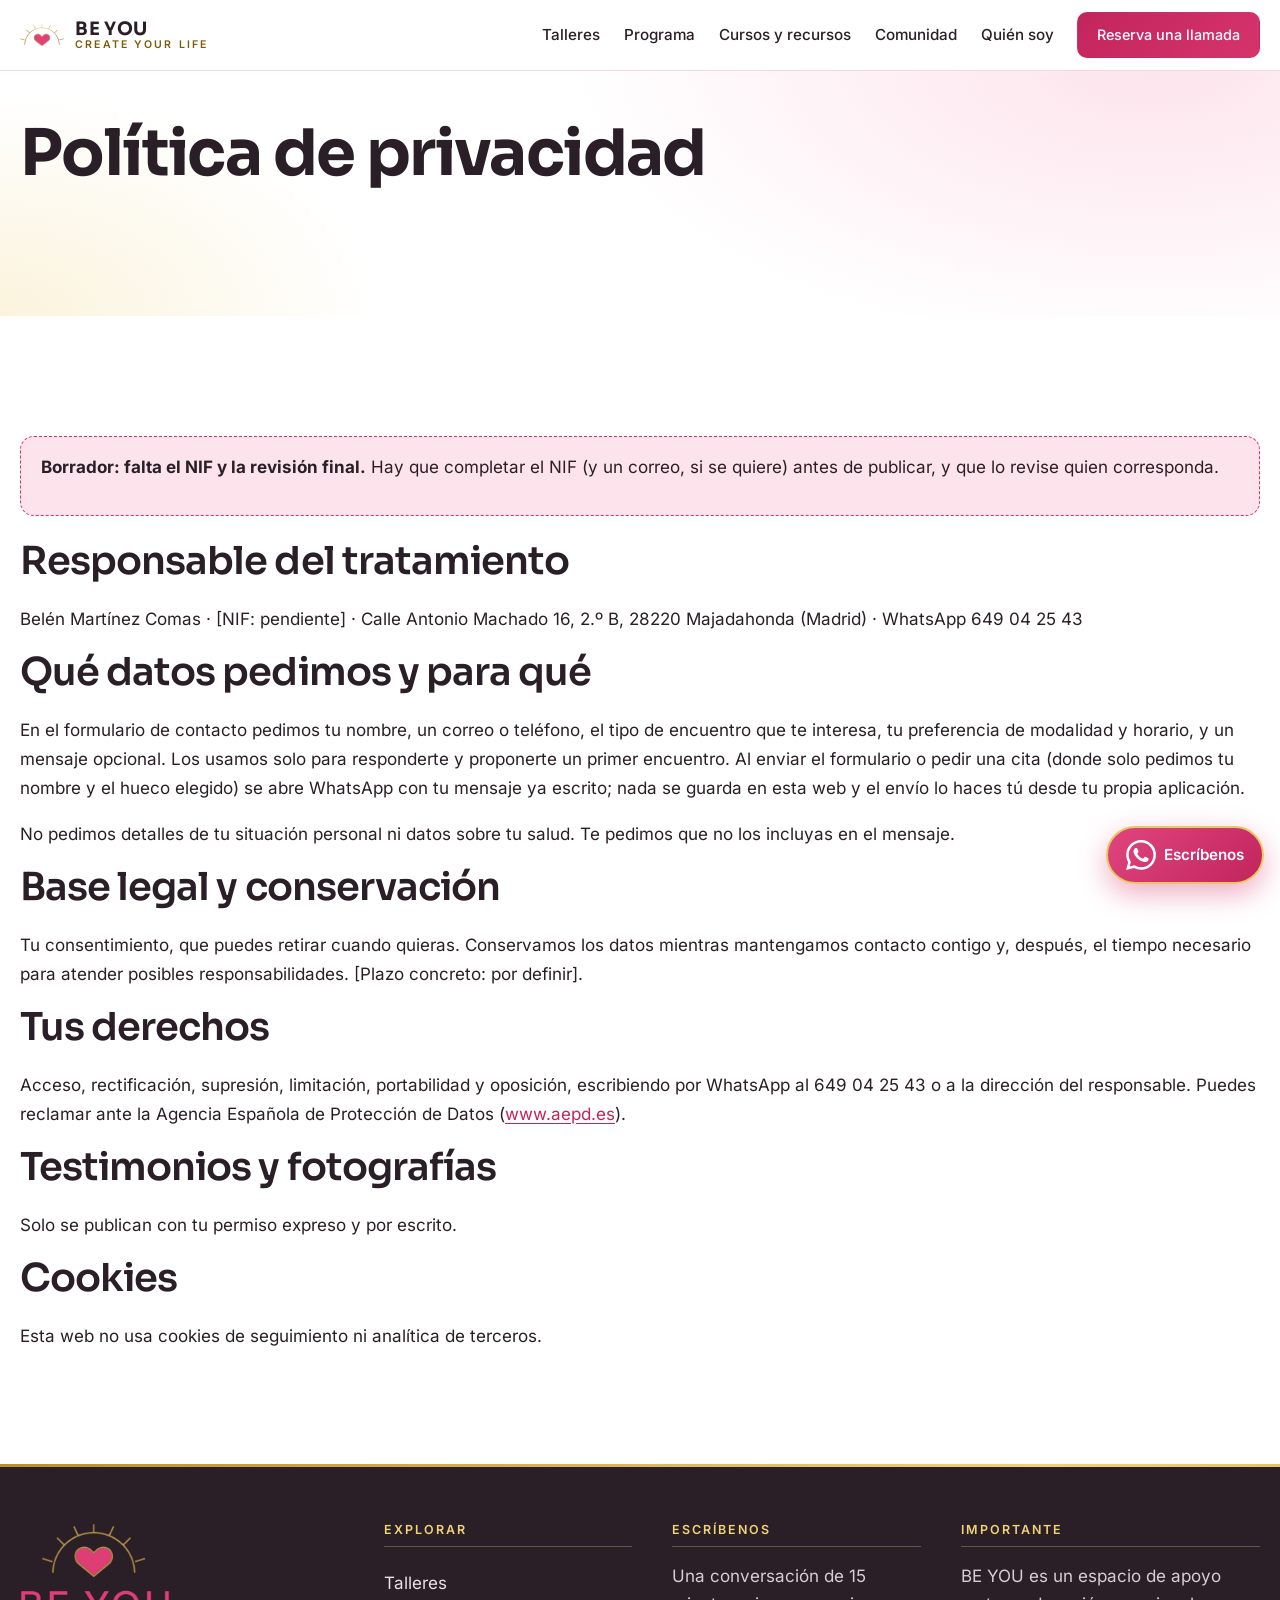
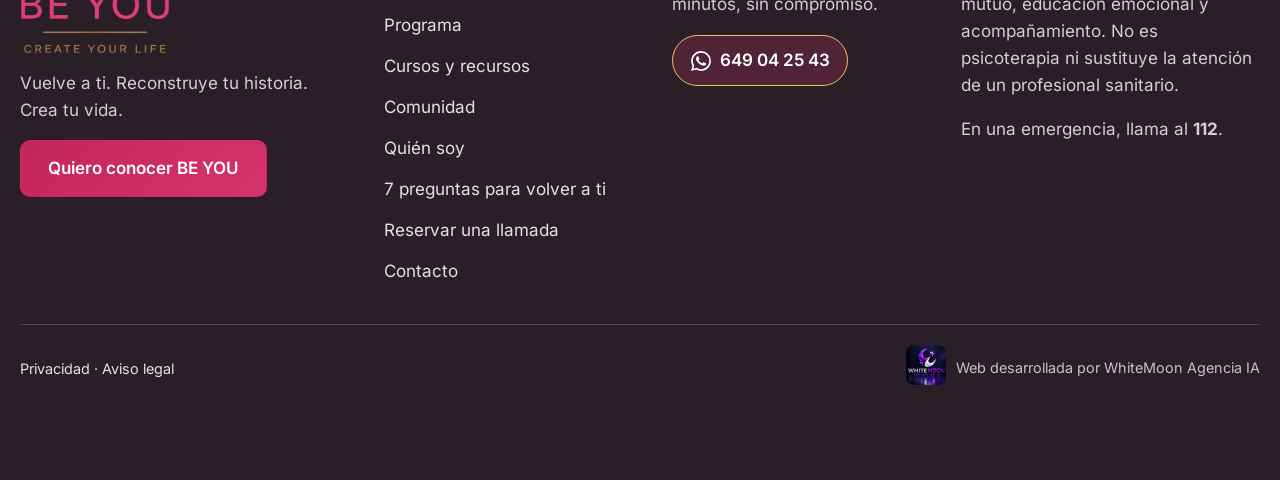
<file: privacidad.html>
<!doctype html>
<html lang="es">
<head>
  <meta charset="utf-8">
  <meta name="viewport" content="width=device-width, initial-scale=1, viewport-fit=cover">
  <title>Privacidad · BE YOU</title>
  <meta name="description" content="Política de privacidad de BE YOU (borrador pendiente de datos del responsable).">
  <meta name="robots" content="noindex, nofollow">
  <meta name="theme-color" content="#ffffff">
  <link rel="canonical" href="https://nexusforgeia.github.io/BE-YOU-CREATE-YOUR-LIFE-/privacidad.html">
  <meta property="og:type" content="website">
  <meta property="og:locale" content="es_ES">
  <meta property="og:site_name" content="BE YOU · Create Your Life">
  <meta property="og:title" content="Privacidad · BE YOU">
  <meta property="og:description" content="Política de privacidad de BE YOU (borrador pendiente de datos del responsable).">
  <meta property="og:url" content="https://nexusforgeia.github.io/BE-YOU-CREATE-YOUR-LIFE-/privacidad.html">
  <meta property="og:image" content="https://nexusforgeia.github.io/BE-YOU-CREATE-YOUR-LIFE-/assets/img/og.jpg">
  <meta property="og:image:width" content="1200">
  <meta property="og:image:height" content="630">
  <meta property="og:image:alt" content="Logotipo de BE YOU · Create Your Life">
  <meta name="twitter:card" content="summary_large_image">
  <meta http-equiv="Content-Security-Policy" content="default-src 'self'; script-src 'self'; style-src 'self'; img-src 'self' data:; connect-src 'self'; base-uri 'self'; form-action 'self' mailto:">
  <link rel="icon" href="favicon.ico" sizes="48x48">
  <link rel="icon" type="image/png" sizes="32x32" href="assets/img/icon-32.png">
  <link rel="apple-touch-icon" href="assets/img/apple-touch-icon.png">
  <link rel="stylesheet" href="assets/app.css?v=22">
  <script type="module" src="assets/app.js?v=22"></script>
</head>
<body>
  <a class="saltar" href="#principal">Saltar al contenido</a>
  <header class="cabecera">
    <div class="contenedor">
      <a class="marca" href="index.html" aria-label="BE YOU · Create Your Life, inicio"><picture><source srcset="assets/img/be-you-icono.webp" type="image/webp"><img class="marca-logo" src="assets/img/be-you-icono.png" width="44" height="44" alt="" aria-hidden="true"></picture><span class="marca-texto"><strong>BE YOU</strong><span>Create Your Life</span></span></a>
      <button class="menu-boton" type="button" aria-expanded="false" aria-controls="navegacion">Menú</button>
      <nav id="navegacion" class="navegacion" aria-label="Principal"><a href="talleres.html">Talleres</a><a href="programa.html">Programa</a><a href="cursos.html">Cursos y recursos</a><a href="comunidad.html">Comunidad</a><a href="sobre.html">Quién soy</a><a class="boton" href="citas.html">Reserva una llamada</a></nav>
    </div>
  </header>
  <main id="principal">
    <section class="hero"><div class="contenedor"><h1>Política de privacidad</h1></div></section>
    <section><div class="contenedor">
      <div class="pendiente"><p><strong>Borrador: falta el NIF y la revisión final.</strong> Hay que completar el NIF (y un correo, si se quiere) antes de publicar, y que lo revise quien corresponda.</p></div>
      <h2>Responsable del tratamiento</h2><p>Belén Martínez Comas · [NIF: pendiente] · Calle Antonio Machado 16, 2.º B, 28220 Majadahonda (Madrid) · WhatsApp 649 04 25 43</p>
      <h2>Qué datos pedimos y para qué</h2><p>En el formulario de contacto pedimos tu nombre, un correo o teléfono, el tipo de encuentro que te interesa, tu preferencia de modalidad y horario, y un mensaje opcional. Los usamos solo para responderte y proponerte un primer encuentro. Al enviar el formulario o pedir una cita (donde solo pedimos tu nombre y el hueco elegido) se abre WhatsApp con tu mensaje ya escrito; nada se guarda en esta web y el envío lo haces tú desde tu propia aplicación.</p>
      <p>No pedimos detalles de tu situación personal ni datos sobre tu salud. Te pedimos que no los incluyas en el mensaje.</p>
      <h2>Base legal y conservación</h2><p>Tu consentimiento, que puedes retirar cuando quieras. Conservamos los datos mientras mantengamos contacto contigo y, después, el tiempo necesario para atender posibles responsabilidades. [Plazo concreto: por definir].</p>
      <h2>Tus derechos</h2><p>Acceso, rectificación, supresión, limitación, portabilidad y oposición, escribiendo por WhatsApp al 649 04 25 43 o a la dirección del responsable. Puedes reclamar ante la Agencia Española de Protección de Datos (<a href="https://www.aepd.es" rel="noopener">www.aepd.es</a>).</p>
      <h2>Testimonios y fotografías</h2><p>Solo se publican con tu permiso expreso y por escrito.</p>
      <h2>Cookies</h2><p>Esta web no usa cookies de seguimiento ni analítica de terceros.</p>
    </div></section>
  </main>
  <footer class="pie">
    <div class="contenedor">
      <div class="cols pie-cols">
        <div class="pie-marca">
          <picture><source srcset="assets/img/be-you-logo.webp" type="image/webp"><img src="assets/img/be-you-logo.png" width="150" height="131" alt="BE YOU · Create Your Life" loading="lazy"></picture>
          <p>Vuelve a ti. Reconstruye tu historia. Crea tu vida.</p>
          <p><a class="boton" href="contacto.html">Quiero conocer BE YOU</a></p>
        </div>
        <div><h2>Explorar</h2><ul class="pie-lista"><li><a href="talleres.html">Talleres</a></li><li><a href="programa.html">Programa</a></li><li><a href="cursos.html">Cursos y recursos</a></li><li><a href="comunidad.html">Comunidad</a></li><li><a href="sobre.html">Quién soy</a></li><li><a href="7-preguntas.html">7 preguntas para volver a ti</a></li><li><a href="citas.html">Reservar una llamada</a></li><li><a href="contacto.html">Contacto</a></li></ul></div>
        <div><h2>Escríbenos</h2><p>Una conversación de 15 minutos, sin compromiso.</p><p><a class="pie-wa" href="https://wa.me/34649042543?text=Hola%2C%20quiero%20conocer%20BE%20YOU" target="_blank" rel="noopener"><svg width="20" height="20" aria-hidden="true" focusable="false"><use href="assets/iconos.svg#whatsapp"/></svg>649 04 25 43</a></p></div>
        <div><h2>Importante</h2><p>BE YOU es un espacio de apoyo mutuo, educación emocional y acompañamiento. No es psicoterapia ni sustituye la atención de un profesional sanitario.</p><p>En una emergencia, llama al <strong>112</strong>.</p></div>
      </div>
      <div class="legal">
        <p><a href="privacidad.html">Privacidad</a> · <a href="aviso-legal.html">Aviso legal</a></p>
        <a class="firma" href="https://whitemoon.es" target="_blank" rel="noopener"><picture><source srcset="assets/img/whitemoon-logo-3d.webp" type="image/webp"><img src="assets/img/whitemoon-logo-3d.png" width="40" height="40" alt="WhiteMoon" loading="lazy" decoding="async"></picture><span>Web desarrollada por WhiteMoon Agencia IA</span></a>
      </div>
    </div>
  </footer>
  <a class="wa-flotante" href="https://wa.me/34649042543?text=Hola%2C%20quiero%20conocer%20BE%20YOU" target="_blank" rel="noopener" aria-label="Escribir por WhatsApp a BE YOU"><svg class="wa-icono" width="30" height="30" aria-hidden="true" focusable="false"><use href="assets/iconos.svg#whatsapp"/></svg><span class="wa-texto">Escríbenos</span></a>
</body>
</html>
</file>
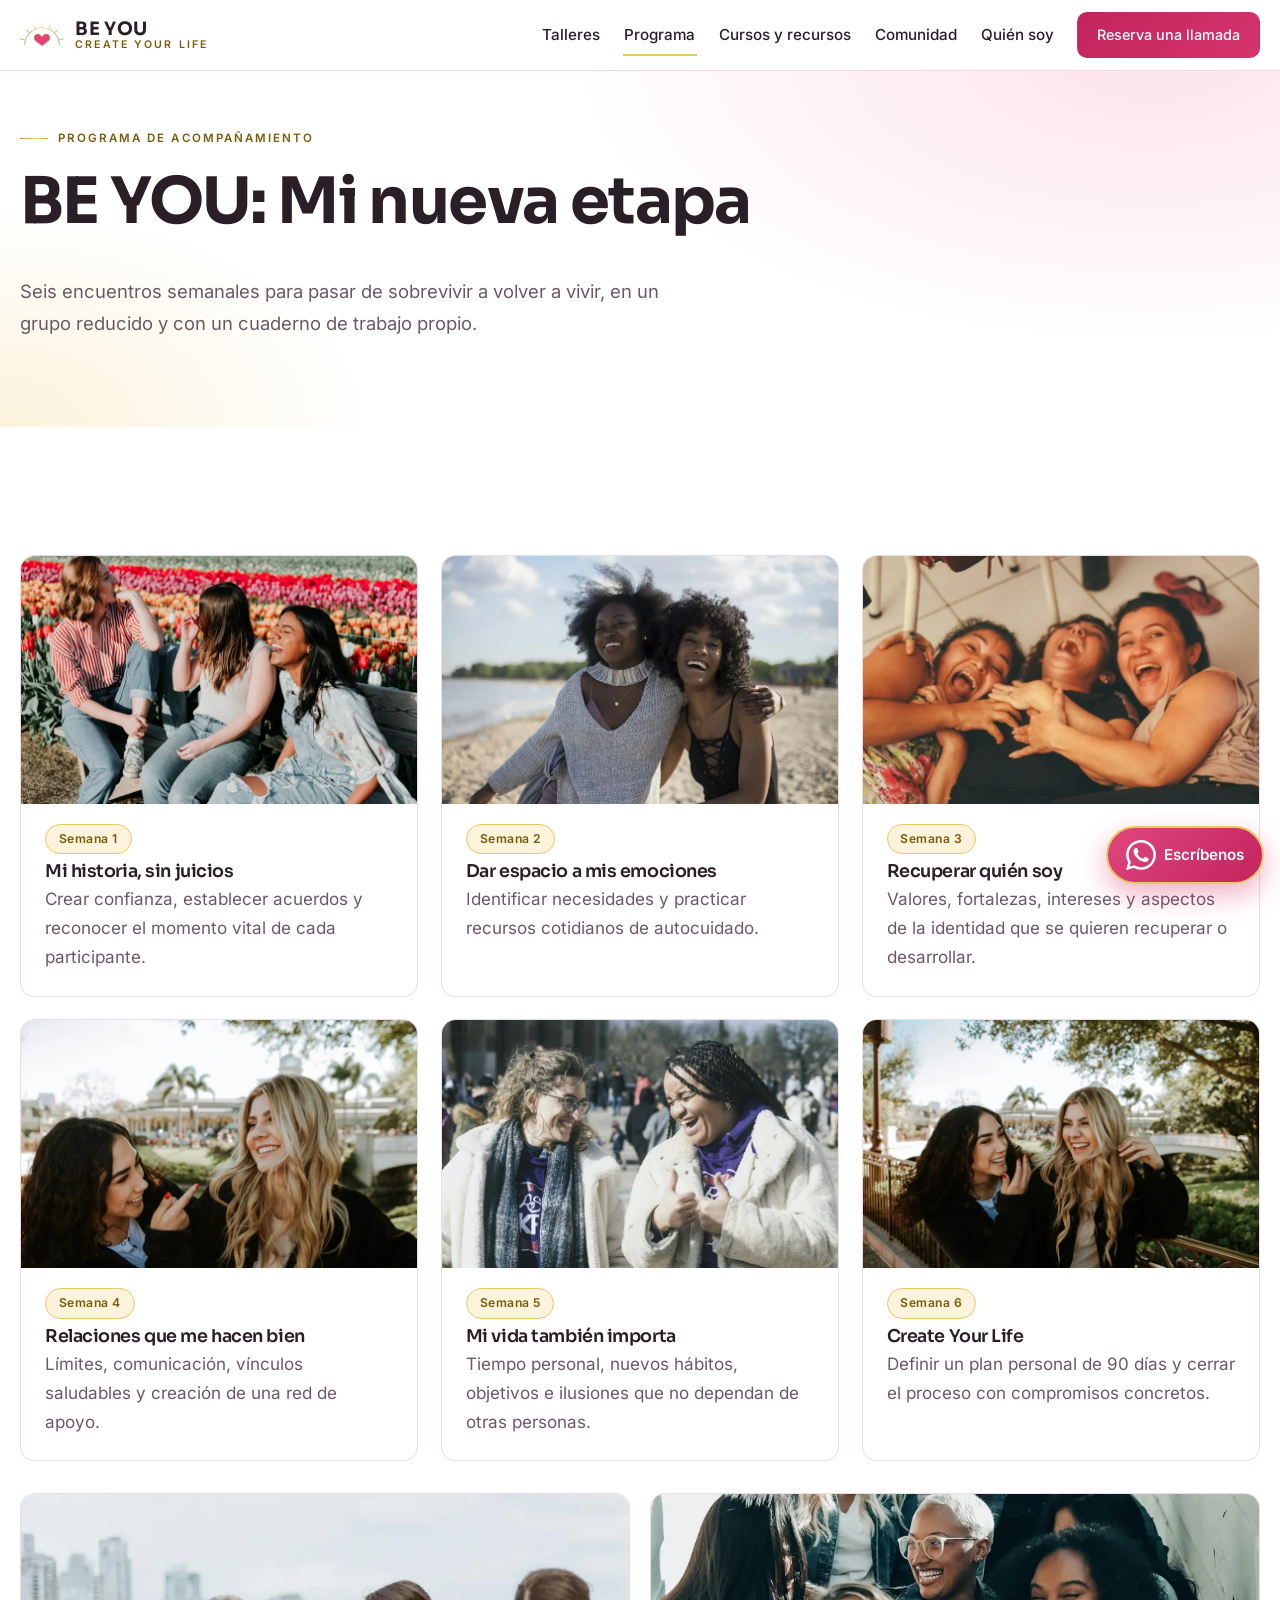
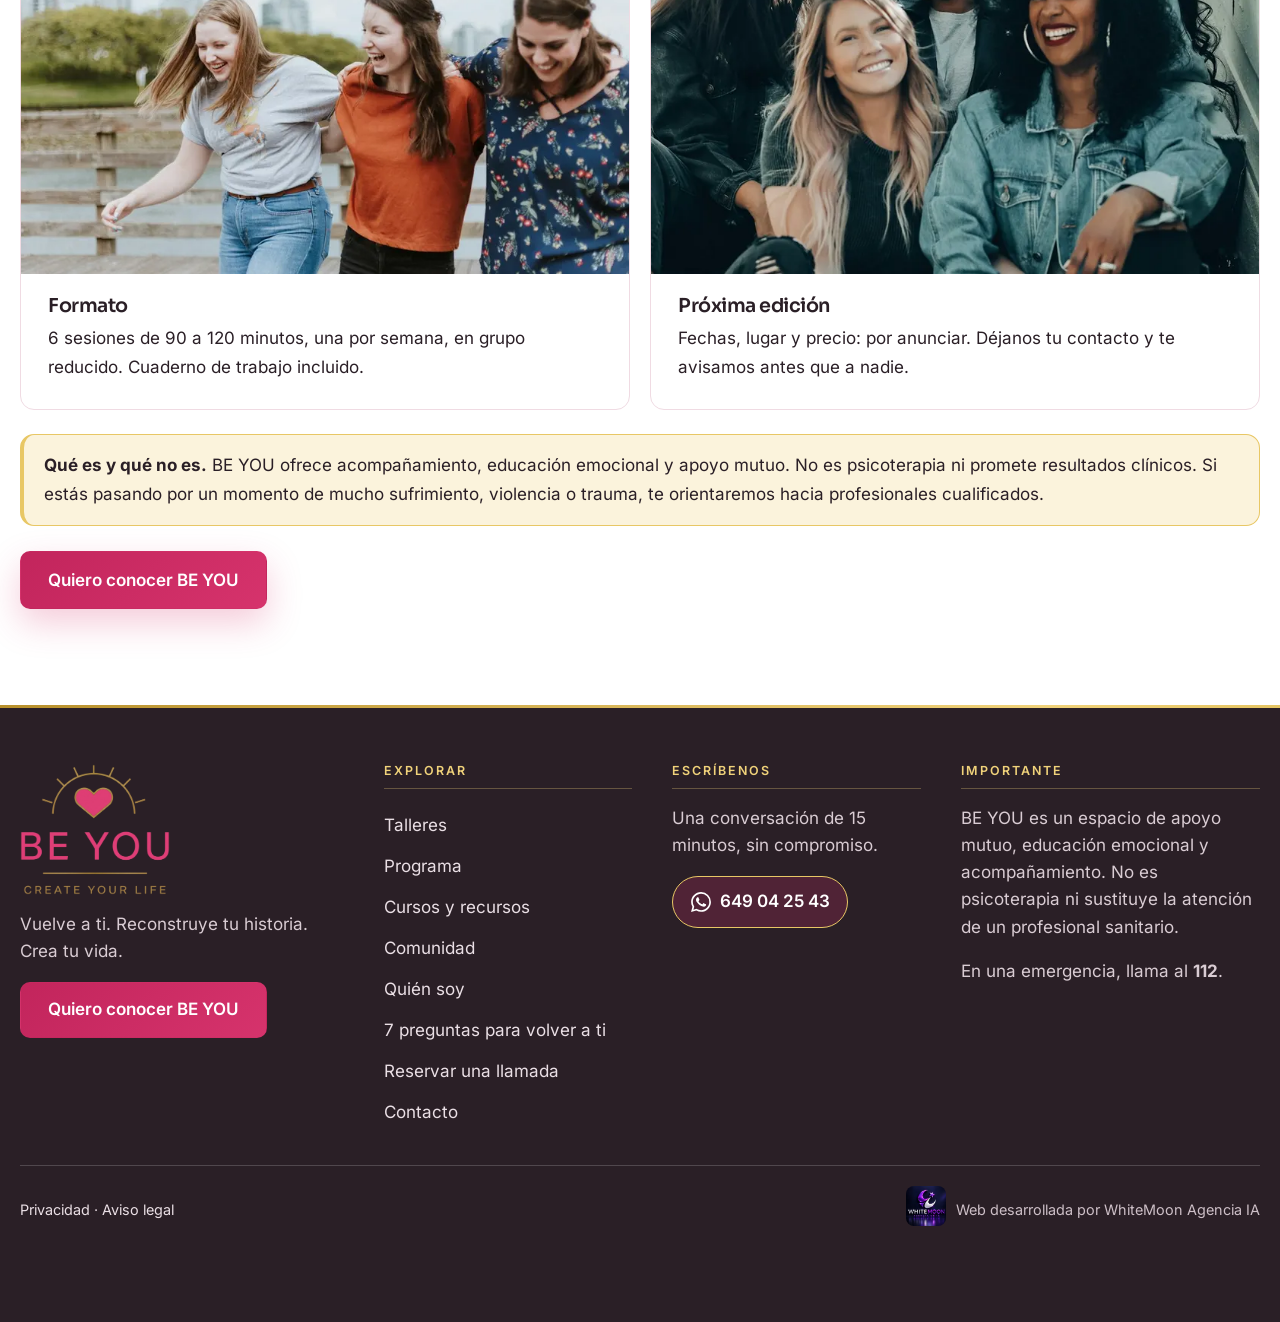
<file: programa.html>
<!doctype html>
<html lang="es">
<head>
  <meta charset="utf-8">
  <meta name="viewport" content="width=device-width, initial-scale=1, viewport-fit=cover">
  <title>Programa Mi nueva etapa · BE YOU</title>
  <meta name="description" content="Programa de acompañamiento de seis semanas para reconstruir tu vida: historia, emociones, identidad, relaciones, hábitos y un plan de 90 días.">
  <meta name="robots" content="noindex, nofollow">
  <meta name="theme-color" content="#ffffff">
  <link rel="canonical" href="https://nexusforgeia.github.io/BE-YOU-CREATE-YOUR-LIFE-/programa.html">
  <meta property="og:type" content="website">
  <meta property="og:locale" content="es_ES">
  <meta property="og:site_name" content="BE YOU · Create Your Life">
  <meta property="og:title" content="Programa Mi nueva etapa · BE YOU">
  <meta property="og:description" content="Programa de acompañamiento de seis semanas para reconstruir tu vida: historia, emociones, identidad, relaciones, hábitos y un plan de 90 días.">
  <meta property="og:url" content="https://nexusforgeia.github.io/BE-YOU-CREATE-YOUR-LIFE-/programa.html">
  <meta property="og:image" content="https://nexusforgeia.github.io/BE-YOU-CREATE-YOUR-LIFE-/assets/img/og.jpg">
  <meta property="og:image:width" content="1200">
  <meta property="og:image:height" content="630">
  <meta property="og:image:alt" content="Logotipo de BE YOU · Create Your Life">
  <meta name="twitter:card" content="summary_large_image">
  <meta http-equiv="Content-Security-Policy" content="default-src 'self'; script-src 'self'; style-src 'self'; img-src 'self' data:; connect-src 'self'; base-uri 'self'; form-action 'self' mailto:">
  <link rel="icon" href="favicon.ico" sizes="48x48">
  <link rel="icon" type="image/png" sizes="32x32" href="assets/img/icon-32.png">
  <link rel="apple-touch-icon" href="assets/img/apple-touch-icon.png">
  <link rel="stylesheet" href="assets/app.css?v=22">
  <script type="module" src="assets/app.js?v=22"></script>
</head>
<body>
  <a class="saltar" href="#principal">Saltar al contenido</a>
  <header class="cabecera">
    <div class="contenedor">
      <a class="marca" href="index.html" aria-label="BE YOU · Create Your Life, inicio"><picture><source srcset="assets/img/be-you-icono.webp" type="image/webp"><img class="marca-logo" src="assets/img/be-you-icono.png" width="44" height="44" alt="" aria-hidden="true"></picture><span class="marca-texto"><strong>BE YOU</strong><span>Create Your Life</span></span></a>
      <button class="menu-boton" type="button" aria-expanded="false" aria-controls="navegacion">Menú</button>
      <nav id="navegacion" class="navegacion" aria-label="Principal"><a href="talleres.html">Talleres</a><a href="programa.html" aria-current="page">Programa</a><a href="cursos.html">Cursos y recursos</a><a href="comunidad.html">Comunidad</a><a href="sobre.html">Quién soy</a><a class="boton" href="citas.html">Reserva una llamada</a></nav>
    </div>
  </header>
  <main id="principal">
    <section class="hero"><div class="contenedor"><p class="eyebrow">Programa de acompañamiento</p><h1>BE YOU: Mi nueva etapa</h1><p class="lead">Seis encuentros semanales para pasar de sobrevivir a volver a vivir, en un grupo reducido y con un cuaderno de trabajo propio.</p></div></section>
    <section>
      <div class="contenedor">
        <ol class="semanas"><li><img class="foto" src="assets/img/foto-7.webp" width="800" height="500" alt="" loading="lazy"><div class="sem-txt"><span class="etiqueta">Semana 1</span><h3>Mi historia, sin juicios</h3><p>Crear confianza, establecer acuerdos y reconocer el momento vital de cada participante.</p></div></li><li><img class="foto" src="assets/img/foto-8.webp" width="800" height="500" alt="" loading="lazy"><div class="sem-txt"><span class="etiqueta">Semana 2</span><h3>Dar espacio a mis emociones</h3><p>Identificar necesidades y practicar recursos cotidianos de autocuidado.</p></div></li><li><img class="foto" src="assets/img/foto-1.webp" width="800" height="500" alt="" loading="lazy"><div class="sem-txt"><span class="etiqueta">Semana 3</span><h3>Recuperar quién soy</h3><p>Valores, fortalezas, intereses y aspectos de la identidad que se quieren recuperar o desarrollar.</p></div></li><li><img class="foto" src="assets/img/foto-2.webp" width="800" height="500" alt="" loading="lazy"><div class="sem-txt"><span class="etiqueta">Semana 4</span><h3>Relaciones que me hacen bien</h3><p>Límites, comunicación, vínculos saludables y creación de una red de apoyo.</p></div></li><li><img class="foto" src="assets/img/foto-3.webp" width="800" height="500" alt="" loading="lazy"><div class="sem-txt"><span class="etiqueta">Semana 5</span><h3>Mi vida también importa</h3><p>Tiempo personal, nuevos hábitos, objetivos e ilusiones que no dependan de otras personas.</p></div></li><li><img class="foto" src="assets/img/foto-4.webp" width="800" height="500" alt="" loading="lazy"><div class="sem-txt"><span class="etiqueta">Semana 6</span><h3>Create Your Life</h3><p>Definir un plan personal de 90 días y cerrar el proceso con compromisos concretos.</p></div></li></ol>
        <div class="cuadricula">
          <article class="tarjeta"><img class="foto" src="assets/img/foto-5.webp" width="800" height="500" alt="" loading="lazy"><h3>Formato</h3><p>6 sesiones de 90 a 120 minutos, una por semana, en grupo reducido. Cuaderno de trabajo incluido.</p></article>
          <article class="tarjeta"><img class="foto" src="assets/img/foto-6.webp" width="800" height="500" alt="" loading="lazy"><h3>Próxima edición</h3><p>Fechas, lugar y precio: por anunciar. Déjanos tu contacto y te avisamos antes que a nadie.</p></article>
        </div>
        <div class="aviso"><p><strong>Qué es y qué no es.</strong> BE YOU ofrece acompañamiento, educación emocional y apoyo mutuo. No es psicoterapia ni promete resultados clínicos. Si estás pasando por un momento de mucho sufrimiento, violencia o trauma, te orientaremos hacia profesionales cualificados.</p></div>
        <div class="botones"><a class="boton" href="contacto.html">Quiero conocer BE YOU</a></div>
      </div>
    </section>
  </main>
  <footer class="pie">
    <div class="contenedor">
      <div class="cols pie-cols">
        <div class="pie-marca">
          <picture><source srcset="assets/img/be-you-logo.webp" type="image/webp"><img src="assets/img/be-you-logo.png" width="150" height="131" alt="BE YOU · Create Your Life" loading="lazy"></picture>
          <p>Vuelve a ti. Reconstruye tu historia. Crea tu vida.</p>
          <p><a class="boton" href="contacto.html">Quiero conocer BE YOU</a></p>
        </div>
        <div><h2>Explorar</h2><ul class="pie-lista"><li><a href="talleres.html">Talleres</a></li><li><a href="programa.html">Programa</a></li><li><a href="cursos.html">Cursos y recursos</a></li><li><a href="comunidad.html">Comunidad</a></li><li><a href="sobre.html">Quién soy</a></li><li><a href="7-preguntas.html">7 preguntas para volver a ti</a></li><li><a href="citas.html">Reservar una llamada</a></li><li><a href="contacto.html">Contacto</a></li></ul></div>
        <div><h2>Escríbenos</h2><p>Una conversación de 15 minutos, sin compromiso.</p><p><a class="pie-wa" href="https://wa.me/34649042543?text=Hola%2C%20quiero%20conocer%20BE%20YOU" target="_blank" rel="noopener"><svg width="20" height="20" aria-hidden="true" focusable="false"><use href="assets/iconos.svg#whatsapp"/></svg>649 04 25 43</a></p></div>
        <div><h2>Importante</h2><p>BE YOU es un espacio de apoyo mutuo, educación emocional y acompañamiento. No es psicoterapia ni sustituye la atención de un profesional sanitario.</p><p>En una emergencia, llama al <strong>112</strong>.</p></div>
      </div>
      <div class="legal">
        <p><a href="privacidad.html">Privacidad</a> · <a href="aviso-legal.html">Aviso legal</a></p>
        <a class="firma" href="https://whitemoon.es" target="_blank" rel="noopener"><picture><source srcset="assets/img/whitemoon-logo-3d.webp" type="image/webp"><img src="assets/img/whitemoon-logo-3d.png" width="40" height="40" alt="WhiteMoon" loading="lazy" decoding="async"></picture><span>Web desarrollada por WhiteMoon Agencia IA</span></a>
      </div>
    </div>
  </footer>
  <a class="wa-flotante" href="https://wa.me/34649042543?text=Hola%2C%20quiero%20conocer%20BE%20YOU" target="_blank" rel="noopener" aria-label="Escribir por WhatsApp a BE YOU"><svg class="wa-icono" width="30" height="30" aria-hidden="true" focusable="false"><use href="assets/iconos.svg#whatsapp"/></svg><span class="wa-texto">Escríbenos</span></a>
</body>
</html>
</file>
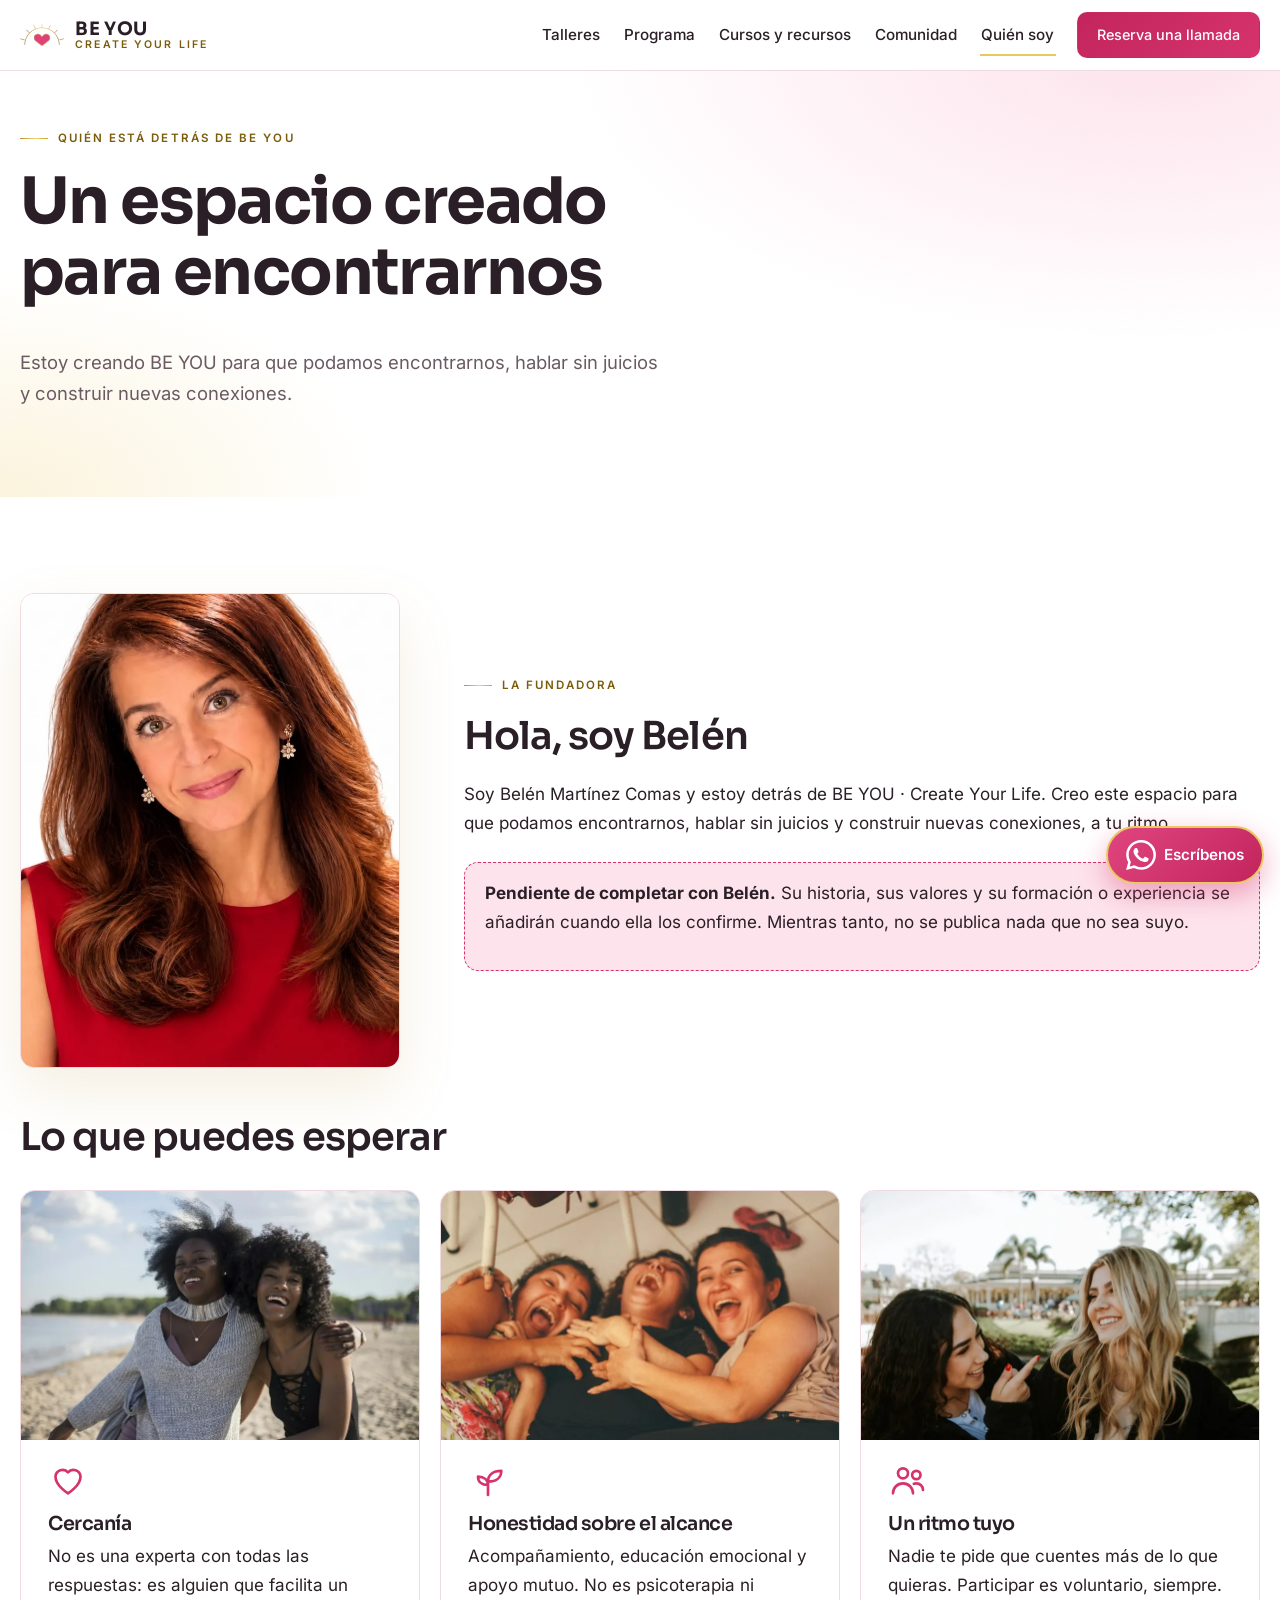
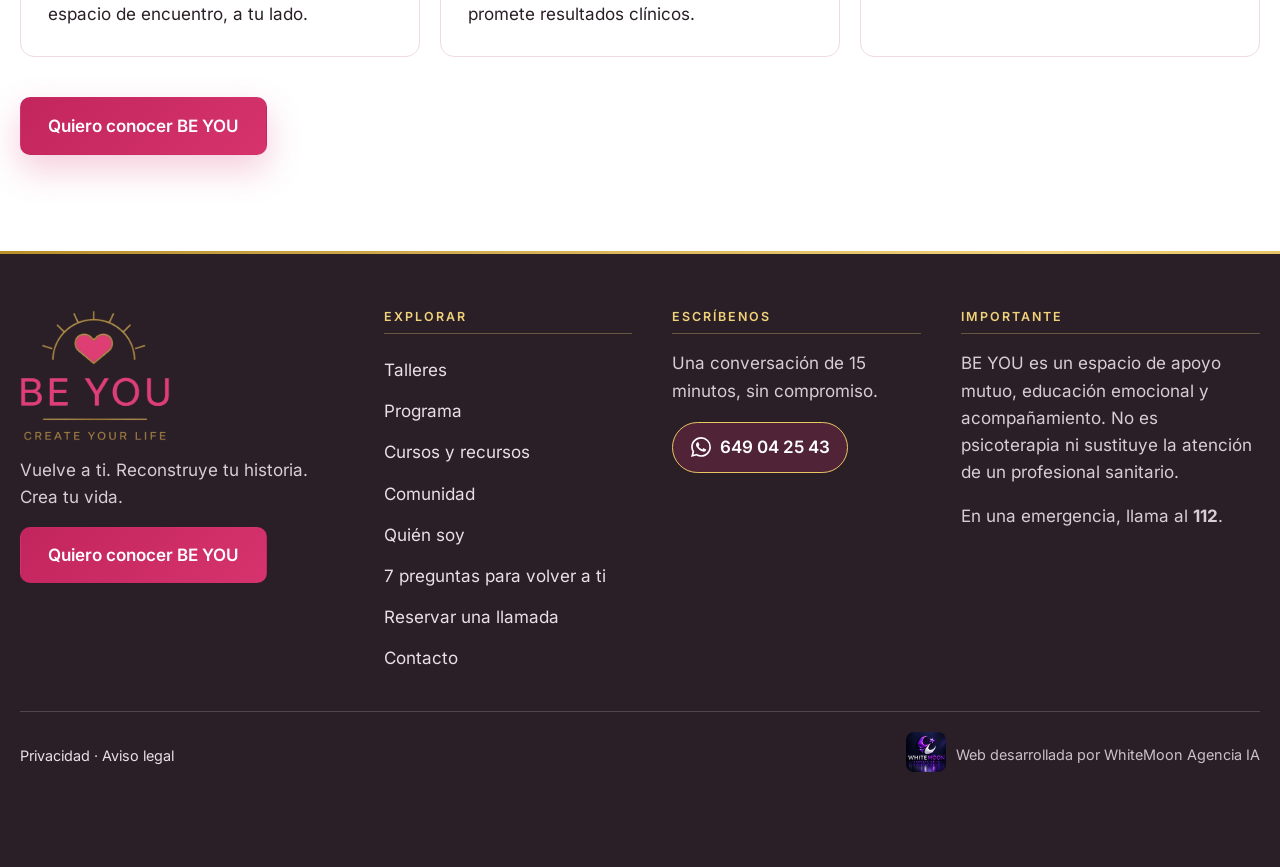
<file: sobre.html>
<!doctype html>
<html lang="es">
<head>
  <meta charset="utf-8">
  <meta name="viewport" content="width=device-width, initial-scale=1, viewport-fit=cover">
  <title>Quién soy · BE YOU</title>
  <meta name="description" content="Quién está detrás de BE YOU, qué la llevó a crear el proyecto y qué puedes esperar al acercarte.">
  <meta name="robots" content="noindex, nofollow">
  <meta name="theme-color" content="#ffffff">
  <link rel="canonical" href="https://nexusforgeia.github.io/BE-YOU-CREATE-YOUR-LIFE-/sobre.html">
  <meta property="og:type" content="website">
  <meta property="og:locale" content="es_ES">
  <meta property="og:site_name" content="BE YOU · Create Your Life">
  <meta property="og:title" content="Quién soy · BE YOU">
  <meta property="og:description" content="Quién está detrás de BE YOU, qué la llevó a crear el proyecto y qué puedes esperar al acercarte.">
  <meta property="og:url" content="https://nexusforgeia.github.io/BE-YOU-CREATE-YOUR-LIFE-/sobre.html">
  <meta property="og:image" content="https://nexusforgeia.github.io/BE-YOU-CREATE-YOUR-LIFE-/assets/img/og.jpg">
  <meta property="og:image:width" content="1200">
  <meta property="og:image:height" content="630">
  <meta property="og:image:alt" content="Logotipo de BE YOU · Create Your Life">
  <meta name="twitter:card" content="summary_large_image">
  <meta http-equiv="Content-Security-Policy" content="default-src 'self'; script-src 'self'; style-src 'self'; img-src 'self' data:; connect-src 'self'; base-uri 'self'; form-action 'self' mailto:">
  <link rel="icon" href="favicon.ico" sizes="48x48">
  <link rel="icon" type="image/png" sizes="32x32" href="assets/img/icon-32.png">
  <link rel="apple-touch-icon" href="assets/img/apple-touch-icon.png">
  <link rel="stylesheet" href="assets/app.css?v=22">
  <script type="module" src="assets/app.js?v=22"></script>
</head>
<body>
  <a class="saltar" href="#principal">Saltar al contenido</a>
  <header class="cabecera">
    <div class="contenedor">
      <a class="marca" href="index.html" aria-label="BE YOU · Create Your Life, inicio"><picture><source srcset="assets/img/be-you-icono.webp" type="image/webp"><img class="marca-logo" src="assets/img/be-you-icono.png" width="44" height="44" alt="" aria-hidden="true"></picture><span class="marca-texto"><strong>BE YOU</strong><span>Create Your Life</span></span></a>
      <button class="menu-boton" type="button" aria-expanded="false" aria-controls="navegacion">Menú</button>
      <nav id="navegacion" class="navegacion" aria-label="Principal"><a href="talleres.html">Talleres</a><a href="programa.html">Programa</a><a href="cursos.html">Cursos y recursos</a><a href="comunidad.html">Comunidad</a><a href="sobre.html" aria-current="page">Quién soy</a><a class="boton" href="citas.html">Reserva una llamada</a></nav>
    </div>
  </header>
  <main id="principal">
    <section class="hero"><div class="contenedor"><p class="eyebrow">Quién está detrás de BE YOU</p><h1>Un espacio creado para encontrarnos</h1><p class="lead">Estoy creando BE YOU para que podamos encontrarnos, hablar sin juicios y construir nuevas conexiones.</p></div></section>
    <section>
      <div class="contenedor">
        <div class="dos fundadora">
          <figure class="retrato"><img src="assets/img/belen.webp" width="720" height="900" alt="Belén Martínez Comas, fundadora de BE YOU" loading="lazy"></figure>
          <div>
            <p class="eyebrow">La fundadora</p>
            <h2>Hola, soy Belén</h2>
            <p>Soy Belén Martínez Comas y estoy detrás de BE YOU · Create Your Life. Creo este espacio para que podamos encontrarnos, hablar sin juicios y construir nuevas conexiones, a tu ritmo.</p>
            <div class="pendiente"><p><strong>Pendiente de completar con Belén.</strong> Su historia, sus valores y su formación o experiencia se añadirán cuando ella los confirme. Mientras tanto, no se publica nada que no sea suyo.</p></div>
          </div>
        </div>
        <h2 class="centrado-sec">Lo que puedes esperar</h2>
        <div class="cuadricula tres-sobre">
          <article class="tarjeta"><img class="foto" src="assets/img/foto-8.webp" width="800" height="500" alt="" loading="lazy"><svg class="icono" width="40" height="40" aria-hidden="true" focusable="false"><use href="assets/iconos.svg#corazon"/></svg><h3>Cercanía</h3><p>No es una experta con todas las respuestas: es alguien que facilita un espacio de encuentro, a tu lado.</p></article>
          <article class="tarjeta"><img class="foto" src="assets/img/foto-1.webp" width="800" height="500" alt="" loading="lazy"><svg class="icono" width="40" height="40" aria-hidden="true" focusable="false"><use href="assets/iconos.svg#brote"/></svg><h3>Honestidad sobre el alcance</h3><p>Acompañamiento, educación emocional y apoyo mutuo. No es psicoterapia ni promete resultados clínicos.</p></article>
          <article class="tarjeta"><img class="foto" src="assets/img/foto-2.webp" width="800" height="500" alt="" loading="lazy"><svg class="icono" width="40" height="40" aria-hidden="true" focusable="false"><use href="assets/iconos.svg#personas"/></svg><h3>Un ritmo tuyo</h3><p>Nadie te pide que cuentes más de lo que quieras. Participar es voluntario, siempre.</p></article>
        </div>
        <div class="botones"><a class="boton" href="contacto.html">Quiero conocer BE YOU</a></div>
      </div>
    </section>
  </main>
  <footer class="pie">
    <div class="contenedor">
      <div class="cols pie-cols">
        <div class="pie-marca">
          <picture><source srcset="assets/img/be-you-logo.webp" type="image/webp"><img src="assets/img/be-you-logo.png" width="150" height="131" alt="BE YOU · Create Your Life" loading="lazy"></picture>
          <p>Vuelve a ti. Reconstruye tu historia. Crea tu vida.</p>
          <p><a class="boton" href="contacto.html">Quiero conocer BE YOU</a></p>
        </div>
        <div><h2>Explorar</h2><ul class="pie-lista"><li><a href="talleres.html">Talleres</a></li><li><a href="programa.html">Programa</a></li><li><a href="cursos.html">Cursos y recursos</a></li><li><a href="comunidad.html">Comunidad</a></li><li><a href="sobre.html">Quién soy</a></li><li><a href="7-preguntas.html">7 preguntas para volver a ti</a></li><li><a href="citas.html">Reservar una llamada</a></li><li><a href="contacto.html">Contacto</a></li></ul></div>
        <div><h2>Escríbenos</h2><p>Una conversación de 15 minutos, sin compromiso.</p><p><a class="pie-wa" href="https://wa.me/34649042543?text=Hola%2C%20quiero%20conocer%20BE%20YOU" target="_blank" rel="noopener"><svg width="20" height="20" aria-hidden="true" focusable="false"><use href="assets/iconos.svg#whatsapp"/></svg>649 04 25 43</a></p></div>
        <div><h2>Importante</h2><p>BE YOU es un espacio de apoyo mutuo, educación emocional y acompañamiento. No es psicoterapia ni sustituye la atención de un profesional sanitario.</p><p>En una emergencia, llama al <strong>112</strong>.</p></div>
      </div>
      <div class="legal">
        <p><a href="privacidad.html">Privacidad</a> · <a href="aviso-legal.html">Aviso legal</a></p>
        <a class="firma" href="https://whitemoon.es" target="_blank" rel="noopener"><picture><source srcset="assets/img/whitemoon-logo-3d.webp" type="image/webp"><img src="assets/img/whitemoon-logo-3d.png" width="40" height="40" alt="WhiteMoon" loading="lazy" decoding="async"></picture><span>Web desarrollada por WhiteMoon Agencia IA</span></a>
      </div>
    </div>
  </footer>
  <a class="wa-flotante" href="https://wa.me/34649042543?text=Hola%2C%20quiero%20conocer%20BE%20YOU" target="_blank" rel="noopener" aria-label="Escribir por WhatsApp a BE YOU"><svg class="wa-icono" width="30" height="30" aria-hidden="true" focusable="false"><use href="assets/iconos.svg#whatsapp"/></svg><span class="wa-texto">Escríbenos</span></a>
</body>
</html>
</file>
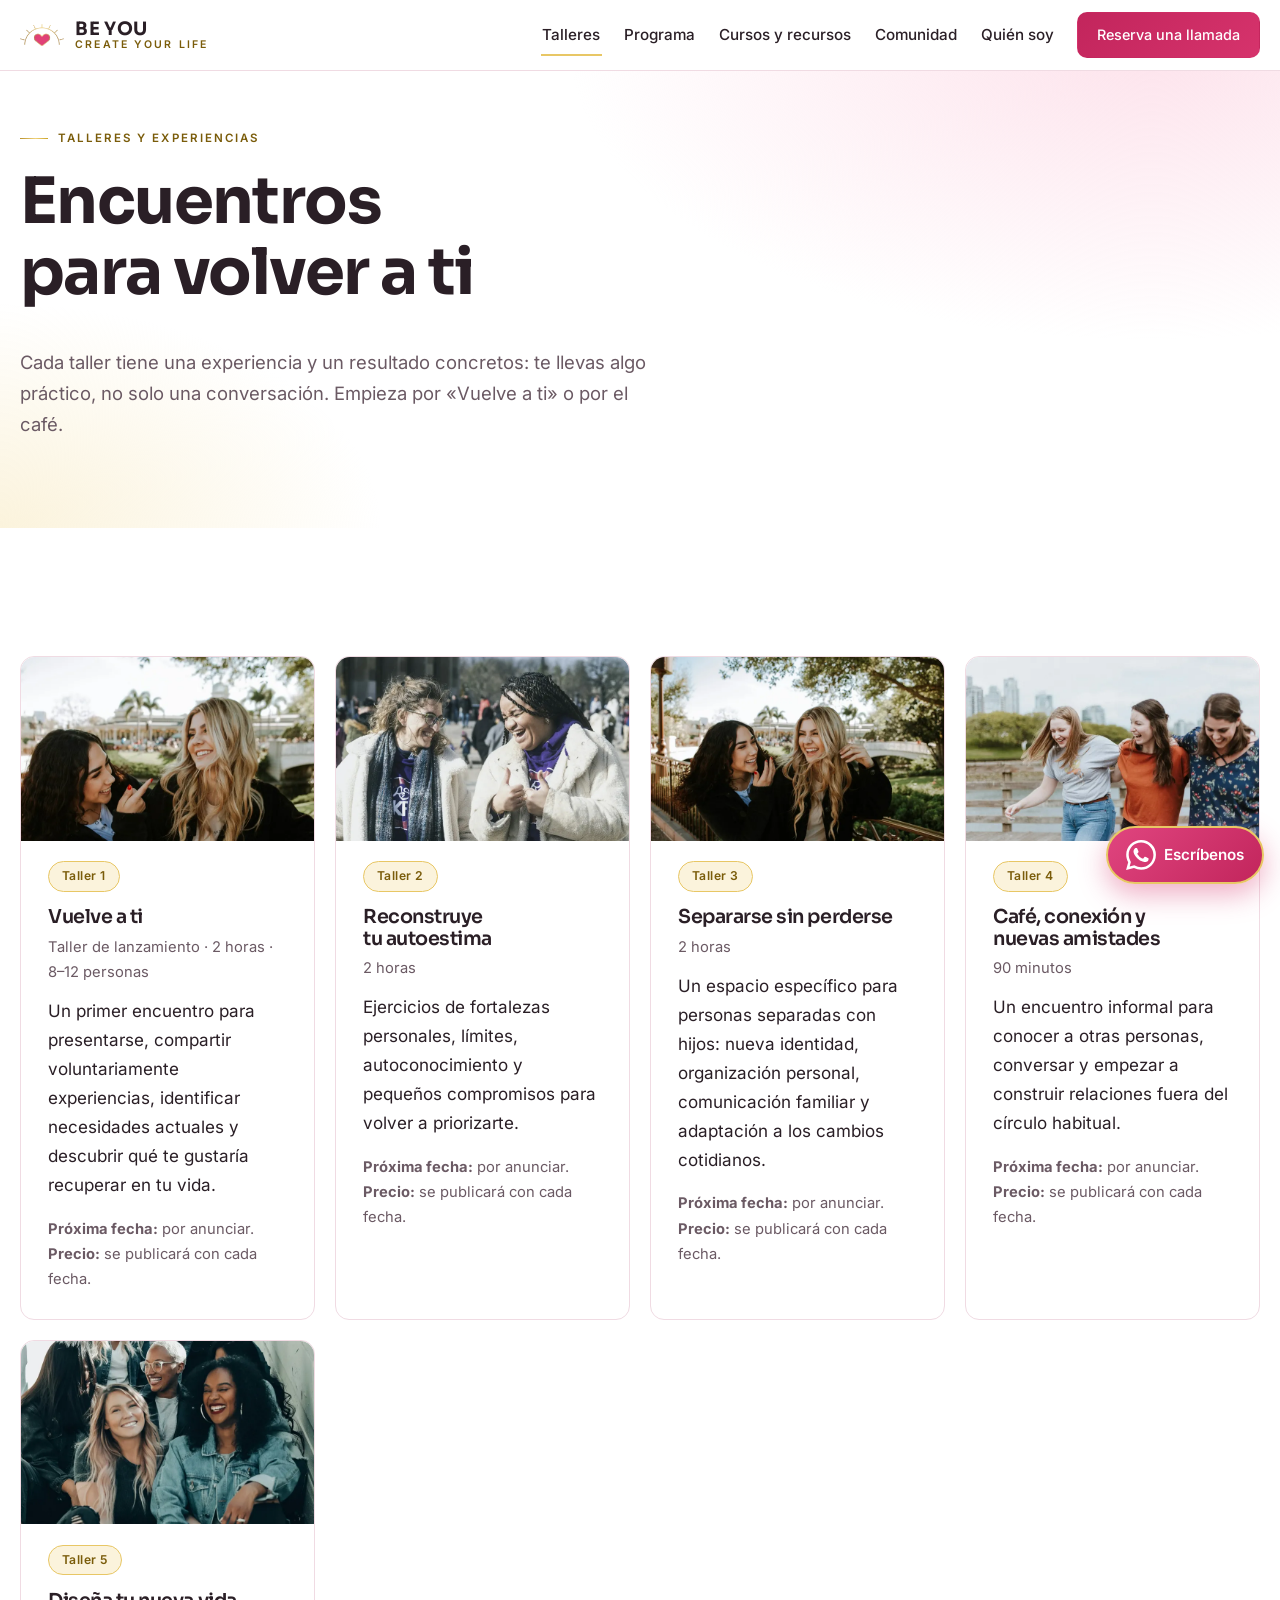
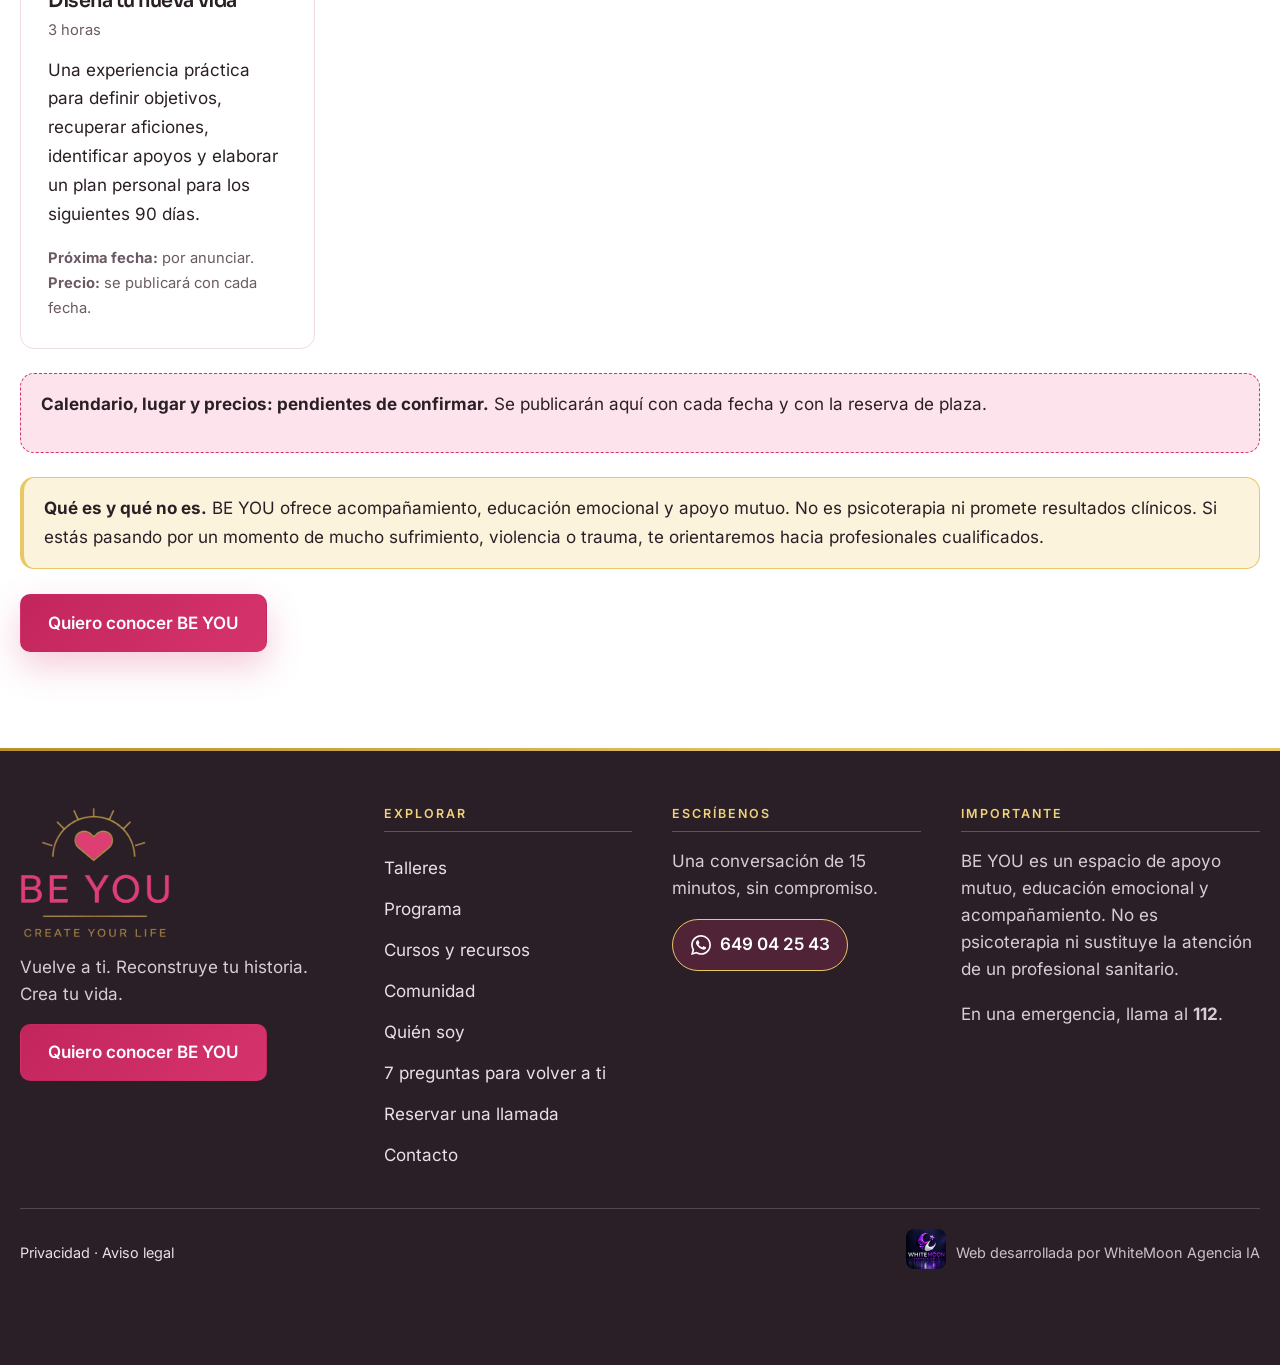
<file: talleres.html>
<!doctype html>
<html lang="es">
<head>
  <meta charset="utf-8">
  <meta name="viewport" content="width=device-width, initial-scale=1, viewport-fit=cover">
  <title>Talleres y experiencias · BE YOU</title>
  <meta name="description" content="Talleres presenciales de BE YOU: Vuelve a ti, Reconstruye tu autoestima, Separarse sin perderse, Café y conexión y Diseña tu nueva vida.">
  <meta name="robots" content="noindex, nofollow">
  <meta name="theme-color" content="#ffffff">
  <link rel="canonical" href="https://nexusforgeia.github.io/BE-YOU-CREATE-YOUR-LIFE-/talleres.html">
  <meta property="og:type" content="website">
  <meta property="og:locale" content="es_ES">
  <meta property="og:site_name" content="BE YOU · Create Your Life">
  <meta property="og:title" content="Talleres y experiencias · BE YOU">
  <meta property="og:description" content="Talleres presenciales de BE YOU: Vuelve a ti, Reconstruye tu autoestima, Separarse sin perderse, Café y conexión y Diseña tu nueva vida.">
  <meta property="og:url" content="https://nexusforgeia.github.io/BE-YOU-CREATE-YOUR-LIFE-/talleres.html">
  <meta property="og:image" content="https://nexusforgeia.github.io/BE-YOU-CREATE-YOUR-LIFE-/assets/img/og.jpg">
  <meta property="og:image:width" content="1200">
  <meta property="og:image:height" content="630">
  <meta property="og:image:alt" content="Logotipo de BE YOU · Create Your Life">
  <meta name="twitter:card" content="summary_large_image">
  <meta http-equiv="Content-Security-Policy" content="default-src 'self'; script-src 'self'; style-src 'self'; img-src 'self' data:; connect-src 'self'; base-uri 'self'; form-action 'self' mailto:">
  <link rel="icon" href="favicon.ico" sizes="48x48">
  <link rel="icon" type="image/png" sizes="32x32" href="assets/img/icon-32.png">
  <link rel="apple-touch-icon" href="assets/img/apple-touch-icon.png">
  <link rel="stylesheet" href="assets/app.css?v=22">
  <script type="module" src="assets/app.js?v=22"></script>
</head>
<body>
  <a class="saltar" href="#principal">Saltar al contenido</a>
  <header class="cabecera">
    <div class="contenedor">
      <a class="marca" href="index.html" aria-label="BE YOU · Create Your Life, inicio"><picture><source srcset="assets/img/be-you-icono.webp" type="image/webp"><img class="marca-logo" src="assets/img/be-you-icono.png" width="44" height="44" alt="" aria-hidden="true"></picture><span class="marca-texto"><strong>BE YOU</strong><span>Create Your Life</span></span></a>
      <button class="menu-boton" type="button" aria-expanded="false" aria-controls="navegacion">Menú</button>
      <nav id="navegacion" class="navegacion" aria-label="Principal"><a href="talleres.html" aria-current="page">Talleres</a><a href="programa.html">Programa</a><a href="cursos.html">Cursos y recursos</a><a href="comunidad.html">Comunidad</a><a href="sobre.html">Quién soy</a><a class="boton" href="citas.html">Reserva una llamada</a></nav>
    </div>
  </header>
  <main id="principal">
    <section class="hero"><div class="contenedor"><p class="eyebrow">Talleres y experiencias</p><h1>Encuentros para volver a ti</h1><p class="lead">Cada taller tiene una experiencia y un resultado concretos: te llevas algo práctico, no solo una conversación. Empieza por «Vuelve a ti» o por el café.</p></div></section>
    <section>
      <div class="contenedor">
        <div class="cuadricula">
<article class="tarjeta"><img class="foto" src="assets/img/foto-2.webp" width="800" height="500" alt="" loading="lazy"><span class="etiqueta">Taller 1</span><h3>Vuelve a ti</h3><p class="meta">Taller de lanzamiento · 2 horas · 8–12 personas</p><p>Un primer encuentro para presentarse, compartir voluntariamente experiencias, identificar necesidades actuales y descubrir qué te gustaría recuperar en tu vida.</p><p class="meta"><strong>Próxima fecha:</strong> por anunciar. <strong>Precio:</strong> se publicará con cada fecha.</p></article>
<article class="tarjeta"><img class="foto" src="assets/img/foto-3.webp" width="800" height="500" alt="" loading="lazy"><span class="etiqueta">Taller 2</span><h3>Reconstruye tu autoestima</h3><p class="meta">2 horas</p><p>Ejercicios de fortalezas personales, límites, autoconocimiento y pequeños compromisos para volver a priorizarte.</p><p class="meta"><strong>Próxima fecha:</strong> por anunciar. <strong>Precio:</strong> se publicará con cada fecha.</p></article>
<article class="tarjeta"><img class="foto" src="assets/img/foto-4.webp" width="800" height="500" alt="" loading="lazy"><span class="etiqueta">Taller 3</span><h3>Separarse sin perderse</h3><p class="meta">2 horas</p><p>Un espacio específico para personas separadas con hijos: nueva identidad, organización personal, comunicación familiar y adaptación a los cambios cotidianos.</p><p class="meta"><strong>Próxima fecha:</strong> por anunciar. <strong>Precio:</strong> se publicará con cada fecha.</p></article>
<article class="tarjeta"><img class="foto" src="assets/img/foto-5.webp" width="800" height="500" alt="" loading="lazy"><span class="etiqueta">Taller 4</span><h3>Café, conexión y nuevas amistades</h3><p class="meta">90 minutos</p><p>Un encuentro informal para conocer a otras personas, conversar y empezar a construir relaciones fuera del círculo habitual.</p><p class="meta"><strong>Próxima fecha:</strong> por anunciar. <strong>Precio:</strong> se publicará con cada fecha.</p></article>
<article class="tarjeta"><img class="foto" src="assets/img/foto-6.webp" width="800" height="500" alt="" loading="lazy"><span class="etiqueta">Taller 5</span><h3>Diseña tu nueva vida</h3><p class="meta">3 horas</p><p>Una experiencia práctica para definir objetivos, recuperar aficiones, identificar apoyos y elaborar un plan personal para los siguientes 90 días.</p><p class="meta"><strong>Próxima fecha:</strong> por anunciar. <strong>Precio:</strong> se publicará con cada fecha.</p></article>
        </div>
        <div class="pendiente"><p><strong>Calendario, lugar y precios: pendientes de confirmar.</strong> Se publicarán aquí con cada fecha y con la reserva de plaza.</p></div>
        <div class="aviso"><p><strong>Qué es y qué no es.</strong> BE YOU ofrece acompañamiento, educación emocional y apoyo mutuo. No es psicoterapia ni promete resultados clínicos. Si estás pasando por un momento de mucho sufrimiento, violencia o trauma, te orientaremos hacia profesionales cualificados.</p></div>
        <div class="botones"><a class="boton" href="contacto.html">Quiero conocer BE YOU</a></div>
      </div>
    </section>
  </main>
  <footer class="pie">
    <div class="contenedor">
      <div class="cols pie-cols">
        <div class="pie-marca">
          <picture><source srcset="assets/img/be-you-logo.webp" type="image/webp"><img src="assets/img/be-you-logo.png" width="150" height="131" alt="BE YOU · Create Your Life" loading="lazy"></picture>
          <p>Vuelve a ti. Reconstruye tu historia. Crea tu vida.</p>
          <p><a class="boton" href="contacto.html">Quiero conocer BE YOU</a></p>
        </div>
        <div><h2>Explorar</h2><ul class="pie-lista"><li><a href="talleres.html">Talleres</a></li><li><a href="programa.html">Programa</a></li><li><a href="cursos.html">Cursos y recursos</a></li><li><a href="comunidad.html">Comunidad</a></li><li><a href="sobre.html">Quién soy</a></li><li><a href="7-preguntas.html">7 preguntas para volver a ti</a></li><li><a href="citas.html">Reservar una llamada</a></li><li><a href="contacto.html">Contacto</a></li></ul></div>
        <div><h2>Escríbenos</h2><p>Una conversación de 15 minutos, sin compromiso.</p><p><a class="pie-wa" href="https://wa.me/34649042543?text=Hola%2C%20quiero%20conocer%20BE%20YOU" target="_blank" rel="noopener"><svg width="20" height="20" aria-hidden="true" focusable="false"><use href="assets/iconos.svg#whatsapp"/></svg>649 04 25 43</a></p></div>
        <div><h2>Importante</h2><p>BE YOU es un espacio de apoyo mutuo, educación emocional y acompañamiento. No es psicoterapia ni sustituye la atención de un profesional sanitario.</p><p>En una emergencia, llama al <strong>112</strong>.</p></div>
      </div>
      <div class="legal">
        <p><a href="privacidad.html">Privacidad</a> · <a href="aviso-legal.html">Aviso legal</a></p>
        <a class="firma" href="https://whitemoon.es" target="_blank" rel="noopener"><picture><source srcset="assets/img/whitemoon-logo-3d.webp" type="image/webp"><img src="assets/img/whitemoon-logo-3d.png" width="40" height="40" alt="WhiteMoon" loading="lazy" decoding="async"></picture><span>Web desarrollada por WhiteMoon Agencia IA</span></a>
      </div>
    </div>
  </footer>
  <a class="wa-flotante" href="https://wa.me/34649042543?text=Hola%2C%20quiero%20conocer%20BE%20YOU" target="_blank" rel="noopener" aria-label="Escribir por WhatsApp a BE YOU"><svg class="wa-icono" width="30" height="30" aria-hidden="true" focusable="false"><use href="assets/iconos.svg#whatsapp"/></svg><span class="wa-texto">Escríbenos</span></a>
</body>
</html>
</file>
<file: assets/app.css>
/* BE YOU · Create Your Life — mismo lenguaje visual que whitemoon.es (Inter + Sora, hero amplio,
   etiquetas con línea, números grandes, ticker, líneas finas) en blanco, rosa y dorado. */
@font-face { font-family: "Inter"; font-style: normal; font-weight: 100 900; font-display: swap; src: url("fonts/inter-latin.woff2") format("woff2"); }
@font-face { font-family: "Sora"; font-style: normal; font-weight: 100 800; font-display: swap; src: url("fonts/sora-latin-var.woff2") format("woff2"); }
:root {
  --bg: #ffffff; --bg2: #fff7f9; --bg3: #fdeef3; --card: #ffffff; --line: #f0dbe3;
  --text: #2a1f26; --muted: #6b5a64;
  --rosa: #d6336c; --rosa-2: #c2255c; --rosa-suave: #fde3ec; --rosa-claro: #f783ac;
  --oro: #b8902b; --oro-2: #e8c765; --oro-texto: #7a5c0a; --oro-suave: #fbf3dc;
  --grad-oro: linear-gradient(135deg, #b8902b, #f0d27a 55%, #c9a227);
  --grad-rosa: linear-gradient(135deg, #c2255c, #d6336c);
  --radius: 14px; --max: 1240px;
  --display: "Sora", "Inter", system-ui, sans-serif;
  --sans: "Inter", system-ui, -apple-system, "Segoe UI", sans-serif;
}
* { box-sizing: border-box; }
html { scroll-behavior: smooth; }
@media (prefers-reduced-motion: reduce) { html { scroll-behavior: auto; } *, *::before, *::after { transition: none !important; animation: none !important; } }
body { margin: 0; background: var(--bg); color: var(--text); font: 400 1.0625rem/1.7 var(--sans); -webkit-font-smoothing: antialiased; }
img, svg { max-width: 100%; }
a { color: var(--rosa-2); text-underline-offset: 3px; }
:focus-visible { outline: 3px solid var(--text); outline-offset: 3px; border-radius: 4px; }
.contenedor { width: min(var(--max), 100% - 2.5rem); margin-inline: auto; position: relative; }
.visualmente-oculto { position: absolute; width: 1px; height: 1px; overflow: hidden; clip: rect(0 0 0 0); white-space: nowrap; }
.saltar { position: absolute; left: .5rem; top: -4rem; background: var(--text); color: #fff; padding: .6rem 1rem; border-radius: 8px; z-index: 100; }
.saltar:focus { top: .5rem; }
h1, h2, h3 { font-family: var(--display); line-height: 1.1; margin: 0 0 .6em; letter-spacing: -.025em; text-wrap: balance; }
h1 { font-size: clamp(2.2rem, 6vw, 4rem); font-weight: 700; }
h2 { font-size: clamp(1.6rem, 3.6vw, 2.4rem); font-weight: 600; }
h3 { font-size: 1.2rem; font-weight: 600; }
p { margin: 0 0 1em; }
em.grad { font-style: normal; background: var(--grad-rosa); -webkit-background-clip: text; background-clip: text; -webkit-text-fill-color: transparent; }
.lead { font-size: 1.15rem; color: var(--muted); max-width: 40rem; }
.eyebrow { display: inline-flex; align-items: center; gap: .6rem; text-transform: uppercase; letter-spacing: .18em; font-size: .72rem; font-weight: 600; color: var(--oro-texto); margin: 0 0 1.2rem; }
.eyebrow::before { content: ""; width: 28px; height: 1px; background: var(--grad-oro); }

/* Cabecera */
.cabecera { position: sticky; top: 0; z-index: 20; background: rgba(255,255,255,.92); backdrop-filter: blur(10px); border-bottom: 1px solid var(--line); }
.cabecera .contenedor { display: flex; align-items: center; justify-content: space-between; gap: 1rem; min-height: 70px; }
.marca { text-decoration: none; color: var(--text); display: inline-flex; align-items: center; gap: .7rem; }
.marca-logo { width: 42px; height: 42px; border-radius: 50%; display: grid; place-items: center; font-family: var(--display); font-weight: 700; font-size: .95rem; color: #fff; background: var(--grad-rosa); box-shadow: 0 0 0 2px #fff, 0 0 0 3.5px #d9b44a; }
.marca-texto { display: grid; line-height: 1.1; }
.marca strong { font-family: var(--display); font-size: 1.15rem; font-weight: 700; letter-spacing: .02em; }
.marca-texto span { font-size: .66rem; letter-spacing: .2em; text-transform: uppercase; color: var(--oro-texto); font-weight: 600; }
.menu-boton { display: none; min-height: 44px; min-width: 44px; padding: 0 1rem; border: 1px solid var(--line); border-radius: 999px; background: #fff; font: inherit; font-weight: 600; color: var(--text); cursor: pointer; }
.navegacion { display: flex; align-items: center; gap: .25rem 1.3rem; flex-wrap: wrap; justify-content: flex-end; }
.navegacion a { text-decoration: none; color: var(--text); padding: .5rem .1rem; font-weight: 500; font-size: .95rem; }
.navegacion a:hover { color: var(--rosa-2); }
.navegacion a[aria-current="page"] { box-shadow: inset 0 -2px 0 var(--oro-2); }
.navegacion .boton { padding: .6rem 1.2rem; min-height: 0; color: #fff; font-size: .9rem; box-shadow: none; }
@media (max-width: 56rem) {
  .js .menu-boton { display: inline-flex; align-items: center; }
  .js .navegacion { display: none; position: absolute; left: 0; right: 0; top: 100%; flex-direction: column; align-items: stretch; gap: 0; padding: .5rem 1.25rem 1.2rem; background: #fff; border-bottom: 1px solid var(--line); }
  .js .navegacion.abierto { display: flex; }
  .js .navegacion a { padding: .85rem .25rem; border-bottom: 1px solid var(--line); }
  .js .navegacion a[aria-current="page"] { box-shadow: none; color: var(--rosa-2); }
  .js .navegacion .boton { margin-top: .9rem; text-align: center; justify-content: center; }
}

/* Botones */
.boton { display: inline-flex; align-items: center; justify-content: center; gap: .5rem; min-height: 52px; padding: .85rem 1.7rem; border-radius: 10px; background: var(--grad-rosa); color: #fff; font: inherit; font-weight: 600; text-decoration: none; border: 1px solid transparent; cursor: pointer; box-shadow: 0 14px 34px rgba(214,51,108,.25); transition: transform .15s ease, box-shadow .15s ease; }
.boton:hover { transform: translateY(-1px); box-shadow: 0 18px 42px rgba(214,51,108,.34); }
.boton-sec { background: transparent; color: var(--text); border-color: #d9b44a; box-shadow: none; }
.boton-sec:hover { background: var(--oro-suave); box-shadow: none; }
.botones { display: flex; flex-wrap: wrap; gap: .75rem; margin-top: 1.6rem; }

/* Secciones */
section { padding: clamp(3.5rem, 8vw, 6rem) 0; }
.banda { background: var(--bg2); border-block: 1px solid var(--line); }
.banda-sage { background: var(--oro-suave); border-block: 1px solid #f0e2b4; }
.hero { position: relative; overflow: hidden; padding: clamp(4rem, 11vw, 8rem) 0 clamp(3rem, 8vw, 5.5rem); background: radial-gradient(52rem 26rem at 90% -5%, var(--rosa-suave), transparent 70%), radial-gradient(34rem 20rem at 0% 100%, var(--oro-suave), transparent 70%), #fff; }
.hero .contenedor { z-index: 2; }
.hero h1 { max-width: 15ch; }
.hero .lead { margin-bottom: 0; }
.fantasma { position: absolute; right: -2%; bottom: -12%; font-family: var(--display); font-weight: 800; font-size: clamp(8rem, 26vw, 24rem); line-height: .8; letter-spacing: -.05em; color: transparent; -webkit-text-stroke: 1.5px rgba(214,51,108,.14); user-select: none; pointer-events: none; z-index: 1; white-space: nowrap; }
.firma-lema { font-style: italic; color: var(--oro-texto); margin-top: 2rem; font-weight: 500; }

/* Ticker */
.ticker { overflow: hidden; border-block: 1px solid var(--line); background: #fff; padding: 1rem 0; }
.ticker-pista { display: flex; width: max-content; animation: desliza 40s linear infinite; }
.ticker ul { display: flex; list-style: none; margin: 0; padding: 0; }
.ticker li { font-family: var(--display); font-weight: 500; font-size: 1.05rem; color: var(--text); padding: 0 1.6rem; white-space: nowrap; display: flex; align-items: center; gap: 3.2rem; }
.ticker li::after { content: "✦"; color: var(--oro); font-size: .8rem; }
@keyframes desliza { to { transform: translateX(-50%); } }
@media (prefers-reduced-motion: reduce) { .ticker-pista { animation: none; width: auto; flex-wrap: wrap; } .ticker-pista ul[aria-hidden="true"] { display: none; } .ticker ul { flex-wrap: wrap; justify-content: center; row-gap: .5rem; } }

/* Números grandes */
.cifras { display: grid; gap: 2rem; grid-template-columns: repeat(auto-fit, minmax(14rem, 1fr)); }
.cifra { border-top: 1px solid var(--line); padding-top: 1.2rem; }
.cifra strong { display: block; font-family: var(--display); font-size: clamp(2.6rem, 6vw, 4rem); font-weight: 700; line-height: 1; letter-spacing: -.04em; background: var(--grad-oro); -webkit-background-clip: text; background-clip: text; -webkit-text-fill-color: transparent; }
.cifra span { color: var(--muted); display: block; margin-top: .5rem; }

.cuadricula { display: grid; gap: 1.25rem; grid-template-columns: repeat(auto-fit, minmax(16rem, 1fr)); margin-top: 2rem; }
.tarjeta { background: var(--card); border: 1px solid var(--line); border-radius: var(--radius); padding: 1.7rem; display: flex; flex-direction: column; transition: border-color .2s, box-shadow .2s; }
.tarjeta:hover { border-color: #e8c765; box-shadow: 0 18px 44px rgba(184,144,43,.12); }
.tarjeta h3 { margin-bottom: .4em; }
.tarjeta p:last-child { margin-bottom: 0; }
.tarjeta .meta { color: var(--muted); font-size: .92rem; margin: 0 0 .75rem; }
.tarjeta .icono { width: 40px; height: 40px; color: var(--rosa); margin-bottom: 1rem; }
.etiqueta { display: inline-block; align-self: flex-start; padding: .25rem .8rem; border-radius: 999px; border: 1px solid #e8c765; background: var(--oro-suave); color: var(--oro-texto); font-size: .76rem; font-weight: 600; letter-spacing: .04em; margin-bottom: .9rem; }
.etiqueta.pronto { border-color: #f4b6cb; background: var(--rosa-suave); color: var(--rosa-2); }
.icono { fill: none; stroke: currentColor; stroke-width: 1.6; stroke-linecap: round; stroke-linejoin: round; }
.pasos { list-style: none; margin: 2.2rem 0 0; padding: 0; display: grid; gap: 1.6rem; grid-template-columns: repeat(auto-fit, minmax(14rem, 1fr)); counter-reset: paso; }
.pasos li { counter-increment: paso; border-top: 1px solid var(--line); padding-top: 1rem; }
.pasos li::before { content: "0" counter(paso); display: block; font-family: var(--display); font-weight: 700; font-size: 2.6rem; line-height: 1; margin-bottom: .6rem; background: var(--grad-oro); -webkit-background-clip: text; background-clip: text; -webkit-text-fill-color: transparent; }
.pasos h3 { font-size: 1.1rem; margin-bottom: .25em; }
.cita { font-family: var(--display); font-weight: 500; font-size: clamp(1.35rem, 3.4vw, 1.9rem); line-height: 1.3; max-width: 28ch; margin: 0; padding-left: 1.4rem; border-left: 3px solid var(--oro-2); }
.dos { display: grid; gap: 2.5rem; align-items: start; }
@media (min-width: 52rem) { .dos { grid-template-columns: 1.1fr .9fr; gap: 4rem; } }
.lista-check { list-style: none; padding: 0; margin: 1rem 0; display: grid; gap: .7rem; }
.lista-check li { padding-left: 1.9rem; position: relative; }
.lista-check li::before { content: ""; position: absolute; left: 0; top: .4em; width: 1.05rem; height: .55rem; border-left: 3px solid var(--rosa); border-bottom: 3px solid var(--rosa); transform: rotate(-45deg) scale(.9); }
.aviso { border: 1px solid #e8c765; border-left-width: 4px; background: var(--oro-suave); padding: 1rem 1.25rem; border-radius: var(--radius); margin: 1.5rem 0; }
.aviso p:last-child { margin-bottom: 0; }
.pendiente { border: 1.5px dashed var(--rosa); background: var(--rosa-suave); padding: 1rem 1.25rem; border-radius: var(--radius); margin: 1.5rem 0; }

/* Semanas del programa */
.semanas { list-style: none; padding: 0; margin: 2rem 0 0; display: grid; gap: 1rem; }
.semanas li { display: grid; grid-template-columns: auto 1fr; gap: 1.4rem; align-items: start; background: var(--card); border: 1px solid var(--line); border-radius: var(--radius); padding: 1.3rem 1.5rem; }
.semanas .num { font-family: var(--display); font-weight: 700; font-size: 2.4rem; line-height: 1; min-width: 2.2rem; background: var(--grad-oro); -webkit-background-clip: text; background-clip: text; -webkit-text-fill-color: transparent; }
.semanas h3 { margin-bottom: .2em; font-size: 1.1rem; }
.semanas p { margin: 0; color: var(--muted); }

/* Formularios */
.formulario { display: grid; gap: 1.1rem; max-width: 36rem; }
.campo { display: grid; gap: .35rem; }
.campo > span, legend { font-weight: 600; }
input, select, textarea { width: 100%; min-height: 50px; padding: .7rem .9rem; font: inherit; color: var(--text); background: #fff; border: 1.5px solid #d6bfc8; border-radius: 10px; }
input:focus, select:focus, textarea:focus { border-color: var(--rosa); }
textarea { min-height: 7rem; resize: vertical; }
fieldset { border: 0; margin: 0; padding: 0; min-width: 0; }
.radios { display: flex; flex-wrap: wrap; gap: .6rem; margin-top: .4rem; }
.radios label { display: inline-flex; align-items: center; gap: .5rem; min-height: 48px; padding: .4rem 1rem; border: 1.5px solid #d6bfc8; border-radius: 999px; background: #fff; cursor: pointer; }
.radios input { width: auto; min-height: 0; accent-color: var(--rosa); }
.radios label:has(input:checked) { background: var(--rosa-suave); border-color: var(--rosa); }
.consentimiento { display: flex; gap: .7rem; align-items: flex-start; font-size: .95rem; color: var(--muted); }
.consentimiento input { width: 1.3rem; min-height: 0; margin-top: .2rem; accent-color: var(--rosa); }
.estado { min-height: 1.5em; margin: 0; font-weight: 600; }
.estado.error { color: #9b1c1c; }
.trampa { position: absolute; left: -9999px; }

/* FAQ */
details.faq { border-bottom: 1px solid var(--line); padding: 1rem 0; }
details.faq summary { cursor: pointer; font-weight: 600; font-family: var(--display); font-size: 1.08rem; min-height: 44px; }
details.faq p { margin: .6rem 0 0; color: var(--muted); }

/* Pie */
.pie { background: #2a1f26; color: #eadfe5; padding: 3.5rem 0 2rem; border-top: 3px solid transparent; border-image: var(--grad-oro) 1; }
.pie a { color: #fff; }
.pie .cols { display: grid; gap: 2rem; grid-template-columns: repeat(auto-fit, minmax(14rem, 1fr)); }
.pie h2 { font-size: .78rem; color: #f0d27a; font-family: var(--sans); text-transform: uppercase; letter-spacing: .16em; font-weight: 600; }
.pie ul { list-style: none; padding: 0; margin: 0; display: grid; gap: .2rem; }
.pie li a { display: inline-block; padding: .3rem 0; }
.pie .legal { border-top: 1px solid rgba(255,255,255,.18); margin-top: 2rem; padding-top: 1.25rem; font-size: .9rem; color: #cdbfc7; }
.pie .boton { box-shadow: none; }
.firma { display: inline-flex; align-items: center; gap: .6rem; text-decoration: none; color: #cdbfc7 !important; margin-top: .5rem; }
.firma img { border-radius: 8px; }

/* Recurso imprimible */
.hoja ol { padding-left: 1.4rem; display: grid; gap: 1.2rem; font-family: var(--display); font-weight: 500; font-size: 1.2rem; }
.hoja li::marker { color: var(--oro); font-weight: 700; }
.hoja .linea { display: block; border-bottom: 1px solid #d6bfc8; height: 2.4rem; }
.sep { margin-top: 3rem; }
@media print {
  .cabecera, .pie, .no-imprimir, .fantasma { display: none !important; }
  body { background: #fff; font-size: 12pt; }
  section { padding: 1rem 0; }
}

/* Imágenes de las tarjetas (ilustraciones propias) */
.tarjeta .foto { display: block; width: calc(100% + 3.4rem); max-width: none; height: auto; aspect-ratio: 8 / 5; object-fit: cover; margin: -1.7rem -1.7rem 1.3rem; border-radius: var(--radius) var(--radius) 0 0; }

/* Logo real */
.marca-logo { width: 44px; height: 44px; border-radius: 0; background: none; box-shadow: none; object-fit: contain; }
.hero-logo { position: absolute; z-index: 1; right: max(1.25rem, calc((100vw - 1140px) / 2)); top: 50%; transform: translateY(-46%); display: none; }
.hero-logo img { width: clamp(240px, 28vw, 400px); height: auto; filter: drop-shadow(0 18px 30px rgba(214,51,108,.12)); }
@media (min-width: 900px) { .hero-logo { display: block; } }

/* Programa: las 6 semanas como tarjetas con foto */
.semanas { grid-template-columns: repeat(auto-fit, minmax(17rem, 1fr)); gap: 1.4rem; }
.semanas li { display: flex; flex-direction: column; gap: 0; padding: 1.5rem; transition: border-color .2s, box-shadow .2s; }
.semanas li:hover { border-color: #e8c765; box-shadow: 0 18px 44px rgba(184,144,43,.12); }
.semanas li .foto { display: block; width: calc(100% + 3rem); max-width: none; height: auto; aspect-ratio: 8 / 5; object-fit: cover; margin: -1.5rem -1.5rem 1.2rem; border-radius: var(--radius) var(--radius) 0 0; }
.semanas .sem-txt { display: grid; grid-template-columns: auto 1fr; gap: 1rem; align-items: start; }
.semanas .etiqueta { margin-bottom: .5rem; }
.semanas .sem-txt { display: block; }
@media (min-width: 900px) { .semanas { grid-template-columns: repeat(3, 1fr); } }

/* Quién soy: retrato */
.retrato { margin: 0; }
.retrato img { display: block; width: 100%; max-width: 420px; height: auto; aspect-ratio: 4 / 5; object-fit: cover; object-position: center 30%; border-radius: var(--radius); border: 1px solid var(--line); box-shadow: 0 24px 60px rgba(214,51,108,.14), 0 0 0 6px #fff, 0 0 0 7px #e8c765; margin: 0 auto; }
.fundadora { align-items: center; margin-bottom: 2.5rem; }

/* Botón flotante de WhatsApp */
.wa-flotante { position: fixed; z-index: 60; right: max(1rem, env(safe-area-inset-right)); bottom: max(1rem, env(safe-area-inset-bottom)); display: inline-flex; align-items: center; gap: .55rem; height: 58px; min-width: 58px; padding: 0 1rem; justify-content: center; border-radius: 999px; color: #fff; text-decoration: none; background: var(--grad-rosa); box-shadow: 0 10px 28px rgba(214,51,108,.38), 0 0 0 3px #fff; font-weight: 600; font-size: .95rem; transition: transform .2s, box-shadow .2s; }
.wa-flotante:hover, .wa-flotante:focus-visible { transform: translateY(-2px); box-shadow: 0 14px 34px rgba(214,51,108,.48), 0 0 0 3px #fff; }
.wa-flotante:focus-visible { outline: 3px solid var(--oro-2); outline-offset: 4px; }
.wa-icono { width: 30px; height: 30px; fill: currentColor; stroke: none; flex: none; }
.wa-texto { display: none; }
@media (min-width: 900px) { .wa-texto { display: inline; } }
@media (prefers-reduced-motion: no-preference) { .wa-flotante::after { content: ""; position: absolute; inset: 0; border-radius: inherit; box-shadow: 0 0 0 0 rgba(214,51,108,.45); animation: wa-pulso 2.8s ease-out infinite; pointer-events: none; } }
@keyframes wa-pulso { 0% { box-shadow: 0 0 0 0 rgba(214,51,108,.45); } 70%, 100% { box-shadow: 0 0 0 16px rgba(214,51,108,0); } }
@media print { .wa-flotante { display: none; } }

/* Quién soy: retrato y tarjetas coherentes */
.fundadora { grid-template-columns: 1fr; align-items: center; gap: 2rem; margin-bottom: 3rem; }
@media (min-width: 52rem) { .fundadora { grid-template-columns: minmax(0, 380px) 1fr; gap: 4rem; } }
.retrato { margin: 0; border-radius: var(--radius); overflow: hidden; border: 1px solid var(--line); background: var(--card); box-shadow: 0 24px 60px rgba(184,144,43,.14); }
.retrato img { display: block; width: 100%; max-width: none; height: auto; aspect-ratio: 4 / 5; object-fit: cover; object-position: center top; border: 0; border-radius: 0; box-shadow: none; margin: 0; }
.fundadora h2 { margin-top: 0; }
.centrado-sec { margin-top: 0; }
.tres-sobre { grid-template-columns: 1fr; margin-bottom: 2.5rem; }
@media (min-width: 52rem) { .tres-sobre { grid-template-columns: repeat(3, 1fr); } }
.tres-sobre .tarjeta .icono { margin-bottom: .8rem; }

/* WhatsApp flotante: rosa, borde dorado, texto blanco (manda sobre las reglas anteriores) */
a.wa-flotante { position: fixed; right: 1rem; bottom: 1rem; z-index: 9999; display: inline-flex; align-items: center; justify-content: center; gap: .55rem; height: 58px; min-width: 58px; padding: 0 1.1rem; border-radius: 999px; background: linear-gradient(135deg, #e0457f, #c2255c); color: #fff; border: 2px solid #e8c765; box-shadow: 0 10px 28px rgba(214,51,108,.4); text-decoration: none; font-weight: 600; font-size: .95rem; line-height: 1; }
a.wa-flotante:hover, a.wa-flotante:focus-visible { color: #fff; text-decoration: none; box-shadow: 0 14px 34px rgba(214,51,108,.5), 0 0 0 3px rgba(232,199,101,.45); }
a.wa-flotante .wa-texto { color: #fff; text-decoration: none; }

/* BE YOU de fondo: centrado y en dorado */
.fantasma { left: 50%; right: auto; transform: translateX(-50%); bottom: 1.2rem; font-size: clamp(6rem, 21vw, 19rem); -webkit-text-stroke: 0; color: rgba(232,199,101,.32); text-align: center; }

/* Portada: logo más arriba y letras de fondo rellenas en dorado */
.hero-logo { top: 36%; transform: translateY(-50%); }
.fantasma { color: rgba(232,199,101,.32); -webkit-text-stroke: 0; text-shadow: none; }

/* Portada: H1 más arriba */
.hero { padding-top: clamp(1.75rem, 4vw, 3rem); }
.hero:has(.fantasma) { padding-bottom: clamp(9rem, 22vw, 14rem); }

/* Pie renovado */
.pie { padding: 3.5rem 0 1.75rem; }
.pie .pie-cols { grid-template-columns: 1fr; gap: 2.2rem; }
@media (min-width: 52rem) { .pie .pie-cols { grid-template-columns: 1.3fr 1fr 1fr 1.2fr; gap: 2.5rem; } }
.pie-marca img { display: block; width: 150px; height: auto; margin-bottom: 1rem; }
.pie-marca p { margin: 0 0 1rem; color: #eadfe5; }
.pie h2 { margin: 0 0 1rem; padding-bottom: .6rem; border-bottom: 1px solid rgba(240,210,122,.3); }
.pie p { color: #d9ccd3; line-height: 1.6; }
.pie .pie-lista { gap: 0; }
.pie .pie-lista li a { color: #eadfe5; text-decoration: none; padding: .38rem 0; transition: color .2s, padding-left .2s; }
.pie .pie-lista li a:hover, .pie .pie-lista li a:focus-visible { color: #f0d27a; padding-left: .35rem; }
.pie .pie-wa { display: inline-flex; align-items: center; gap: .55rem; padding: .7rem 1.1rem; border-radius: 999px; border: 1.5px solid #e8c765; color: #fff; text-decoration: none; font-weight: 600; background: rgba(214,51,108,.22); transition: background .2s; }
.pie .pie-wa svg { fill: currentColor; stroke: none; flex: none; }
.pie .pie-wa:hover, .pie .pie-wa:focus-visible { background: #c2255c; }
.pie .legal { display: flex; flex-wrap: wrap; justify-content: space-between; align-items: center; gap: 1rem; }
.pie .legal p { margin: 0; }
.pie .legal a { text-decoration: none; color: #eadfe5; }
.pie .legal p a:hover { color: #f0d27a; }
.pie .firma { margin-top: 0; }
.pie { padding-bottom: 5.5rem; }

/* Cómo funciona: pasos como tarjetas unidas por una línea */
.pasos-tarjetas { gap: 1.4rem; counter-reset: none; }
.pasos-tarjetas li { counter-increment: none; position: relative; background: var(--card); border: 1px solid var(--line); border-radius: var(--radius); padding: 1.6rem 1.4rem 1.4rem; transition: border-color .2s, box-shadow .2s, transform .2s; }
.pasos-tarjetas li::before { content: none; display: none; }
.pasos-tarjetas li:hover { border-color: #e8c765; box-shadow: 0 18px 44px rgba(184,144,43,.12); transform: translateY(-2px); }
.paso-num { display: grid; place-items: center; width: 46px; height: 46px; margin-bottom: 1rem; border-radius: 50%; background: var(--grad-rosa); color: #fff; font-family: var(--display); font-weight: 700; font-size: 1.15rem; box-shadow: 0 0 0 3px #fff, 0 0 0 5px #e8c765; }
@media (min-width: 52rem) { .pasos-tarjetas li:not(:last-child)::after { content: ""; position: absolute; top: calc(1.6rem + 23px); left: calc(100% + 2px); width: calc(1.4rem - 4px); height: 2px; background: linear-gradient(90deg, #e8c765, #d6336c); } }
@media (prefers-reduced-motion: reduce) { .pasos-tarjetas li:hover { transform: none; } }

/* Lo que encontrarás aquí */
.cuadricula.cuatro { grid-template-columns: 1fr; margin-top: 2rem; }
@media (min-width: 40rem) { .cuadricula.cuatro { grid-template-columns: repeat(2, 1fr); } }
@media (min-width: 64rem) { .cuadricula.cuatro { grid-template-columns: repeat(4, 1fr); } }
.cuatro .tarjeta .icono { margin-bottom: .8rem; }
.aviso-ancho { max-width: 52rem; margin: 2.2rem auto 0; }
.aviso-ancho .aviso { margin: 0; text-align: left; }

/* Comunidad */
.hero-fotos-sec { overflow: hidden; }
.hero-fotos { display: none; }
@media (min-width: 900px) {
  .hero-fotos { display: block; position: absolute; z-index: 1; right: max(1.25rem, calc((100vw - 1140px) / 2)); top: 50%; transform: translateY(-50%); width: min(430px, 36vw); height: 340px; }
  .hero-fotos img { position: absolute; width: 74%; height: auto; aspect-ratio: 8 / 5; object-fit: cover; border-radius: var(--radius); border: 3px solid #fff; box-shadow: 0 0 0 1.5px #e8c765, 0 24px 50px rgba(214,51,108,.18); }
  .hero-fotos .hf-a { top: 0; right: 0; }
  .hero-fotos .hf-b { bottom: 0; left: 0; }
}
.ritual { display: flex; gap: 1.2rem; align-items: flex-start; margin: 2.2rem auto 0; max-width: 52rem; padding: 1.4rem 1.6rem; background: var(--oro-suave); border: 1px solid #e8c765; border-radius: var(--radius); }
.ritual h3 { margin: 0 0 .3em; }
.ritual p { margin: 0; }
.ritual-icono .icono { width: 44px; height: 44px; margin: 0; color: var(--oro); }
.panel-cta { display: grid; gap: 1.6rem; align-items: center; padding: clamp(1.8rem, 4vw, 3rem); border-radius: calc(var(--radius) + 6px); color: #fff; background: radial-gradient(30rem 16rem at 100% 0%, rgba(232,199,101,.35), transparent 70%), var(--grad-rosa); box-shadow: 0 24px 60px rgba(214,51,108,.25); border: 2px solid #e8c765; }
@media (min-width: 52rem) { .panel-cta { grid-template-columns: 1.4fr 1fr; } }
.panel-cta h2, .panel-cta p { color: #fff; }
.panel-cta .eyebrow { color: #fbf3dc; }
.panel-cta .eyebrow::before { background: #fbf3dc; }
.panel-cta p { margin-bottom: 0; }
.panel-cta-botones { display: flex; flex-wrap: wrap; gap: .8rem; }
.panel-cta .boton { background: #fff; color: #c2255c; box-shadow: none; }
.panel-cta .boton.boton-sec { border-color: #fff; color: #fff; background: transparent; }
.panel-cta .boton-sec:hover { background: rgba(255,255,255,.14); }

/* Citas */
.citas { display: grid; gap: 2rem; align-items: start; }
@media (min-width: 52rem) { .citas { grid-template-columns: 1.1fr 1fr; gap: 3rem; } }
.cita-bloque h2 { display: flex; align-items: center; gap: .8rem; font-size: 1.3rem; margin: 0 0 1.1rem; }
.cita-bloque .paso-num { width: 36px; height: 36px; margin: 0; font-size: .95rem; flex: none; }
.cal { background: var(--card); border: 1px solid var(--line); border-radius: var(--radius); padding: 1.1rem; }
.cal-cab { display: flex; align-items: center; justify-content: space-between; margin-bottom: .8rem; }
.cal-cab h3 { margin: 0; font-size: 1.1rem; }
.cal-nav { width: 40px; height: 40px; border-radius: 50%; border: 1px solid #e8c765; background: #fff; color: var(--rosa); font-size: 1.4rem; line-height: 1; cursor: pointer; }
.cal-nav:disabled { opacity: .35; cursor: default; }
.cal-nav:focus-visible, .cal-dia:focus-visible, .hora:focus-visible { outline: 3px solid var(--oro-2); outline-offset: 2px; }
.cal-grid { display: grid; grid-template-columns: repeat(7, 1fr); gap: 4px; }
.cal-sem { text-align: center; font-size: .75rem; font-weight: 600; letter-spacing: .08em; color: var(--oro-texto); padding: .3rem 0; }
.cal-dia { aspect-ratio: 1; min-height: 40px; border: 1px solid transparent; border-radius: 10px; background: transparent; color: #b9aab2; font: inherit; font-weight: 500; cursor: default; }
.cal-dia.libre { color: var(--text); background: var(--bg2, #fff7f9); border-color: var(--line); cursor: pointer; font-weight: 600; }
.cal-dia.libre:hover { border-color: #e8c765; background: var(--oro-suave); }
.cal-dia.sel { background: var(--grad-rosa); color: #fff; border-color: #e8c765; box-shadow: 0 0 0 2px #fff, 0 0 0 3.5px #e8c765; }
.dia-elegido { font-family: var(--display); font-weight: 600; margin: 0 0 .8rem; }
.horas-grid { display: grid; grid-template-columns: repeat(auto-fill, minmax(5.2rem, 1fr)); gap: .6rem; margin-bottom: .8rem; }
.hora { min-height: 44px; border-radius: 999px; border: 1.5px solid #e8c765; background: #fff; font: inherit; font-weight: 600; color: var(--text); cursor: pointer; }
.hora:hover { background: var(--oro-suave); }
.hora.sel { background: var(--grad-rosa); color: #fff; border-color: #e8c765; }
.resumen-cita { margin: 0 0 1rem; padding: .8rem 1rem; background: var(--rosa-suave); border-radius: 10px; }
#f-cita { margin-top: 1.8rem; }
#f-cita[hidden] { display: none; }

/* H1 rotatorio */
.h1-anim { transition: opacity .45s ease, transform .45s ease; }
.h1-anim.h1-fuera { opacity: 0; transform: translateY(10px); }
</file>
